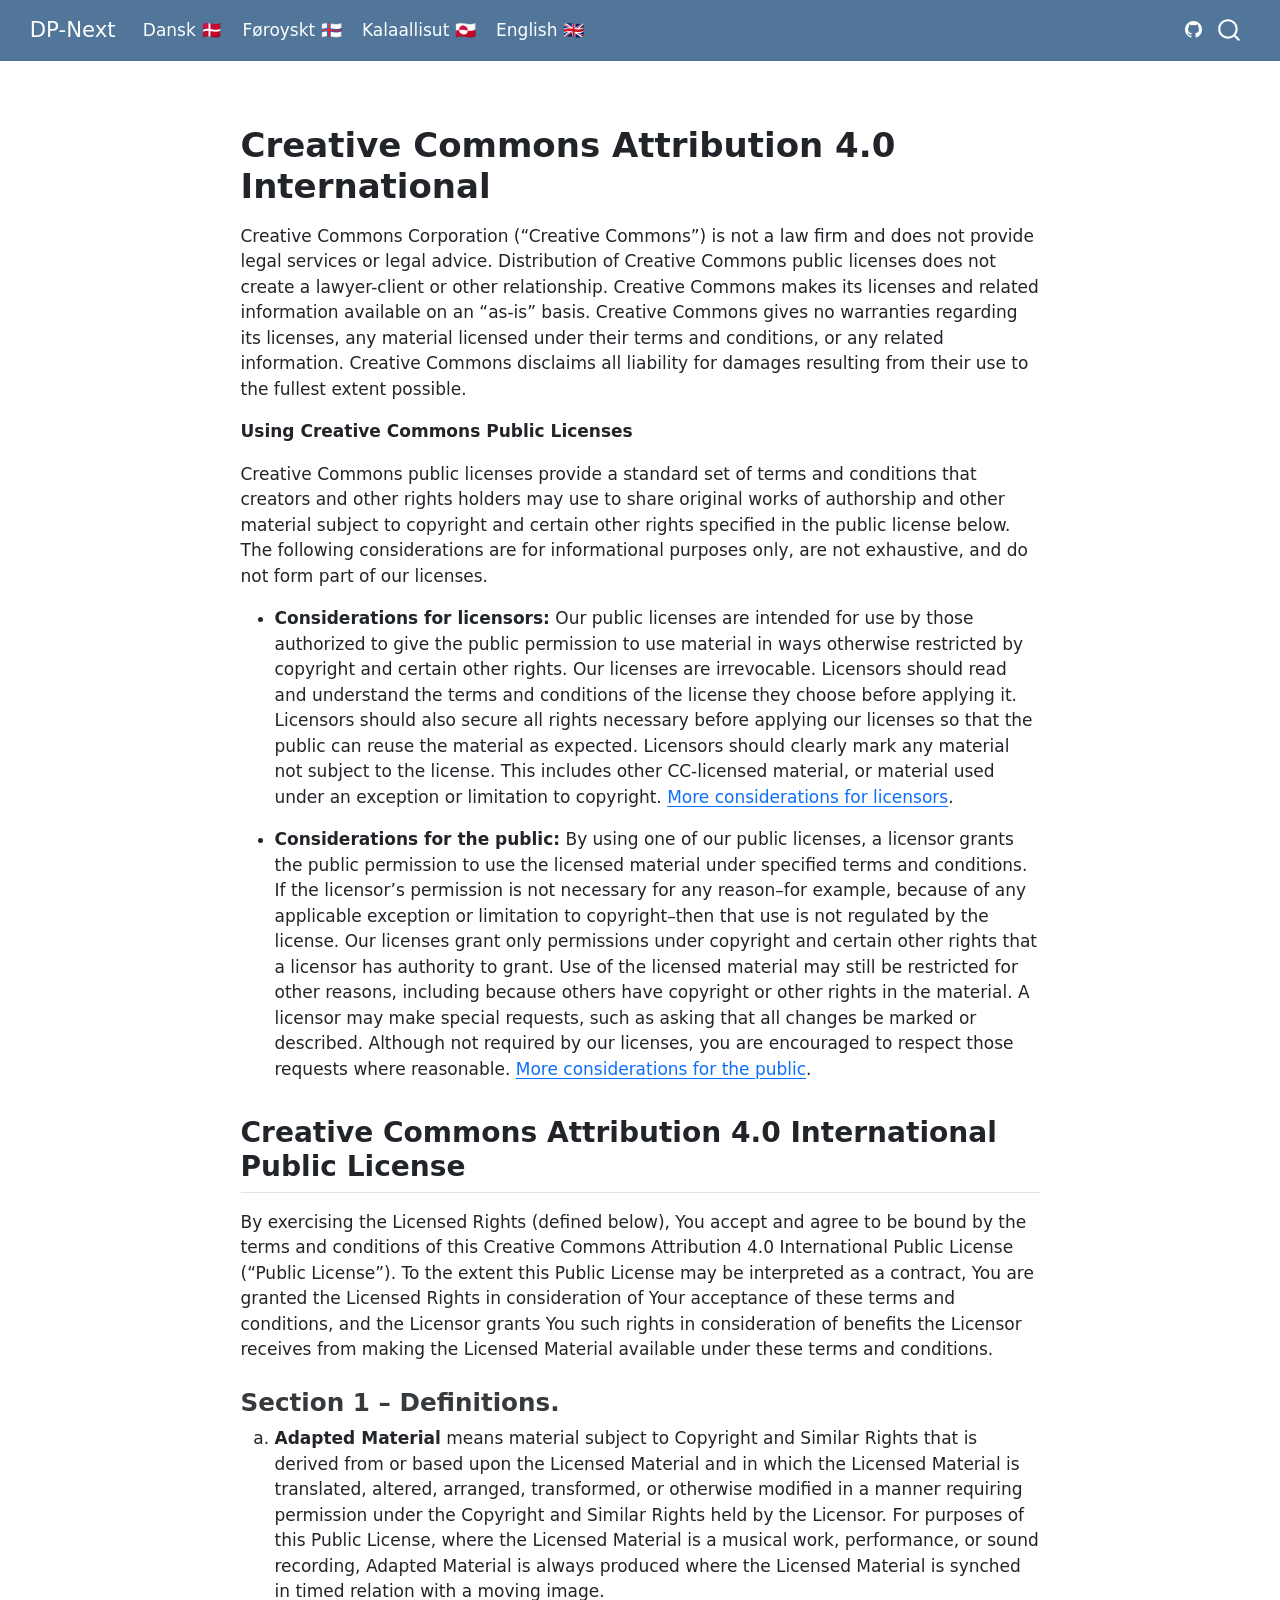
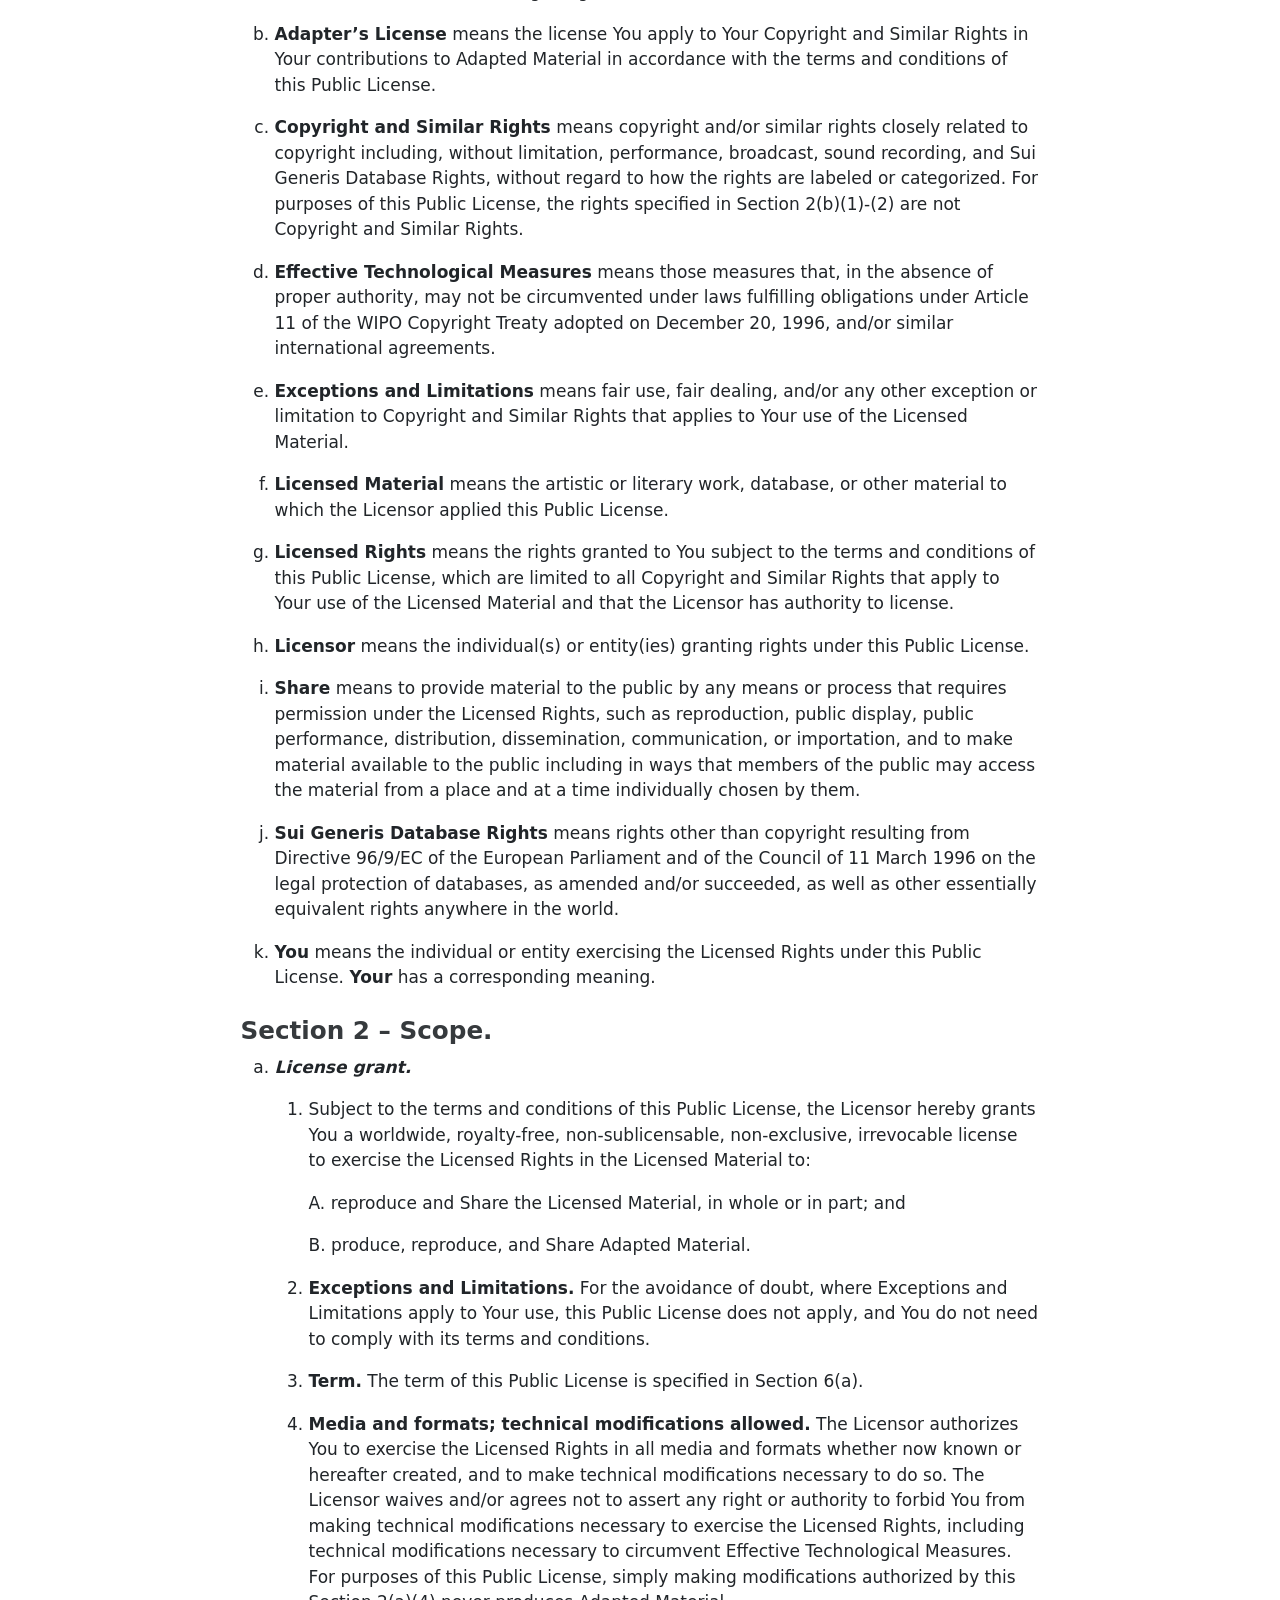
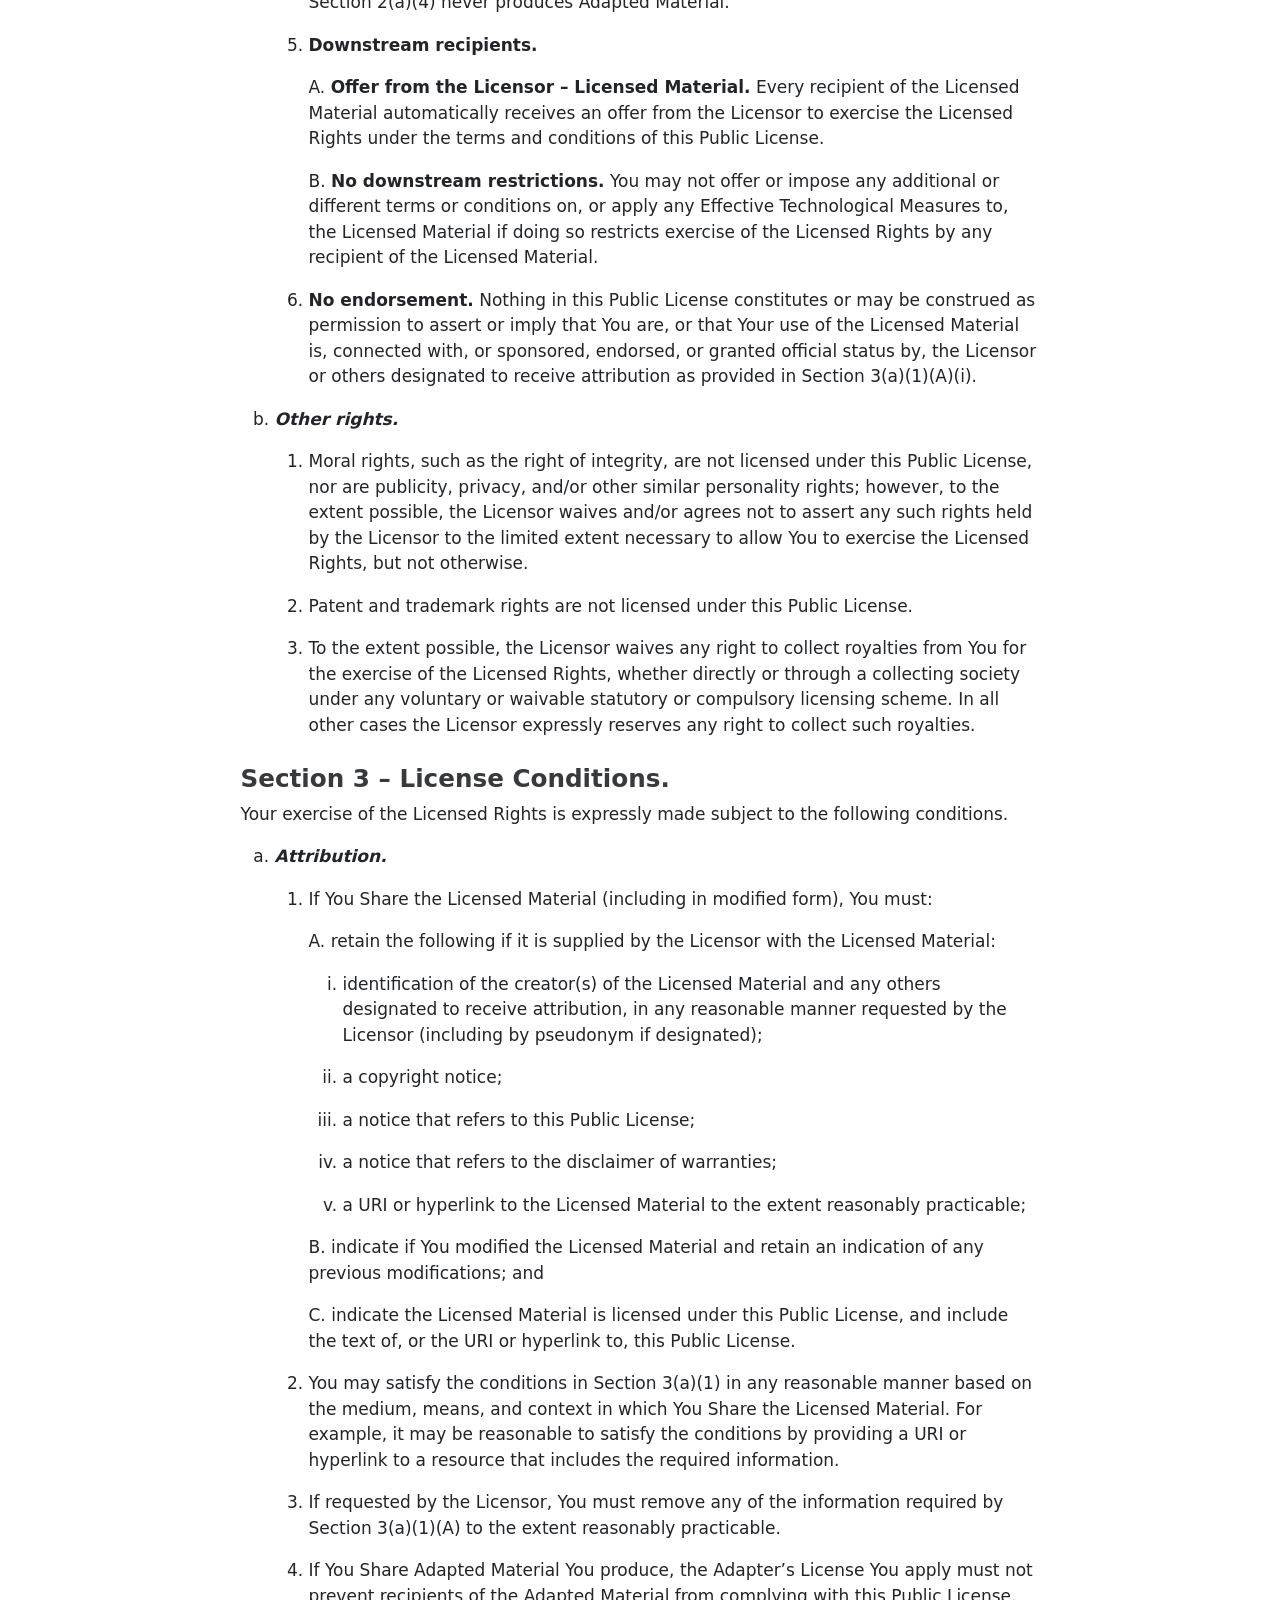
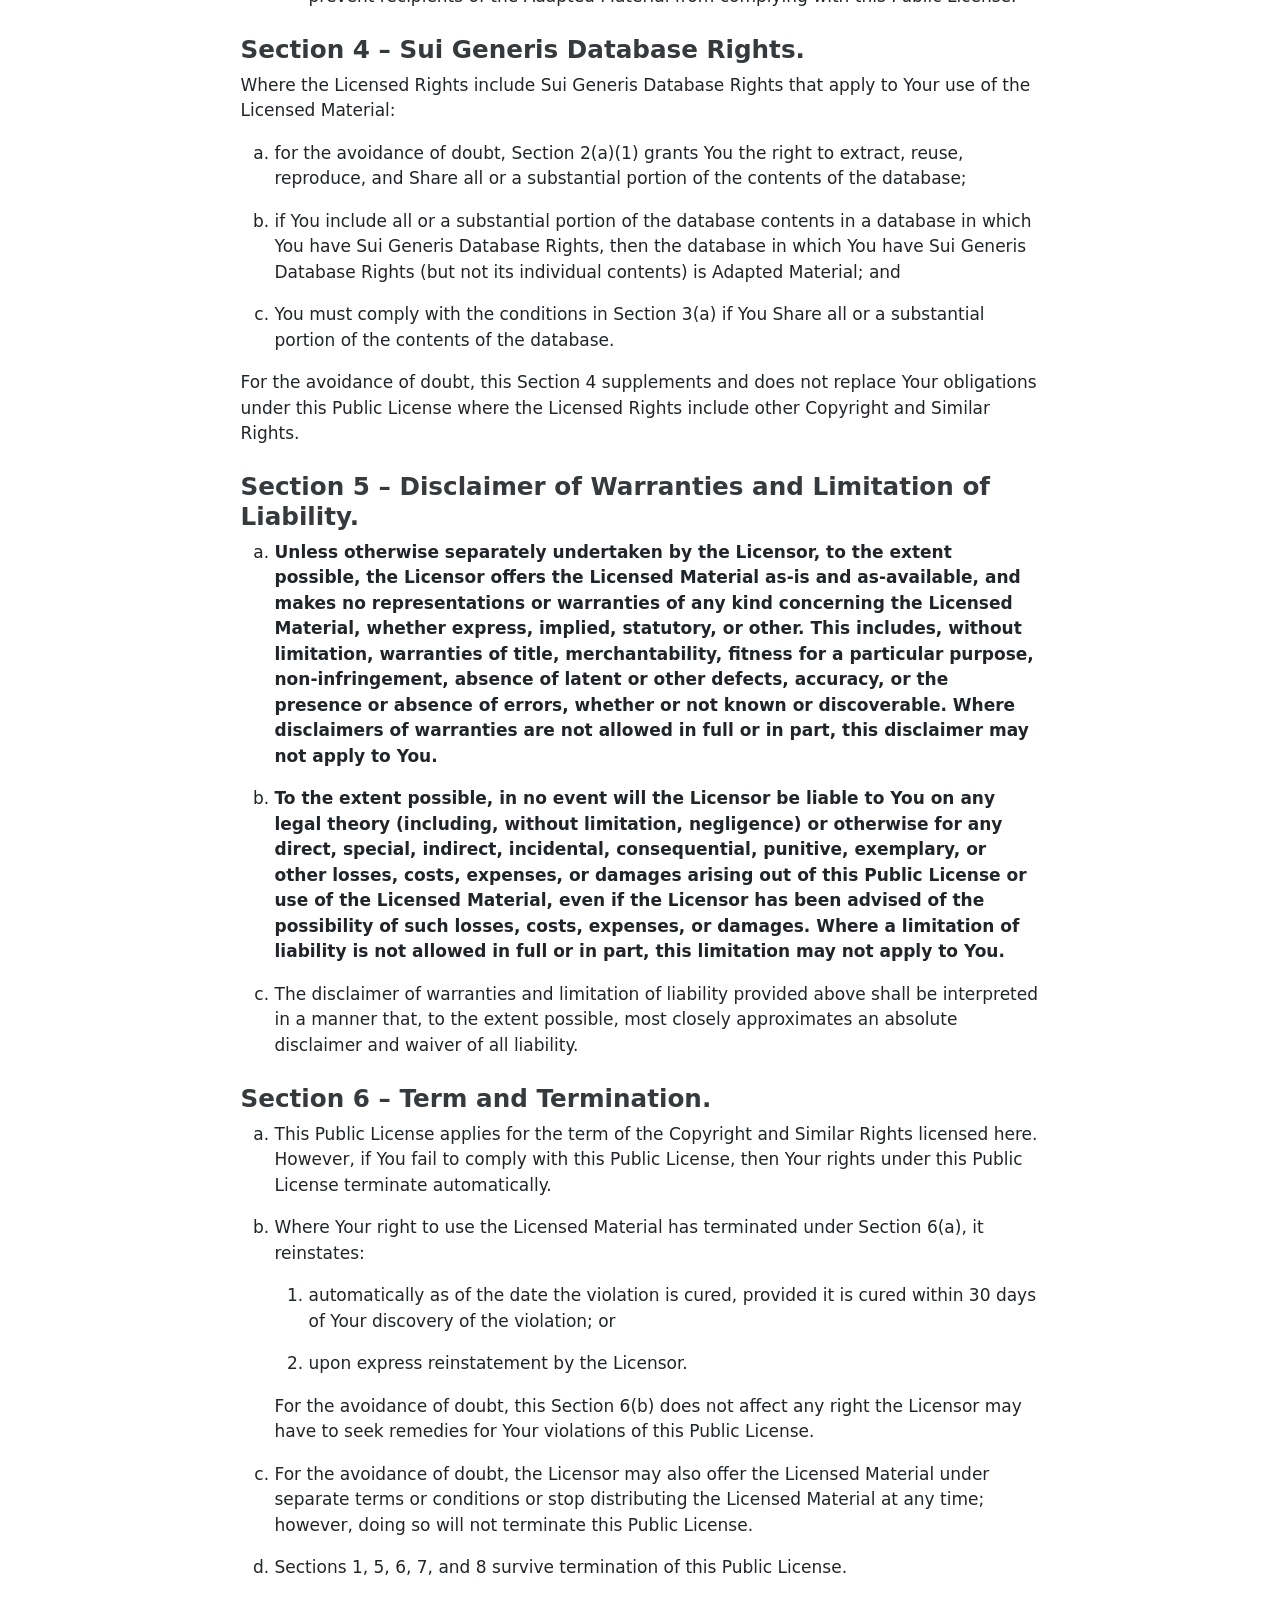
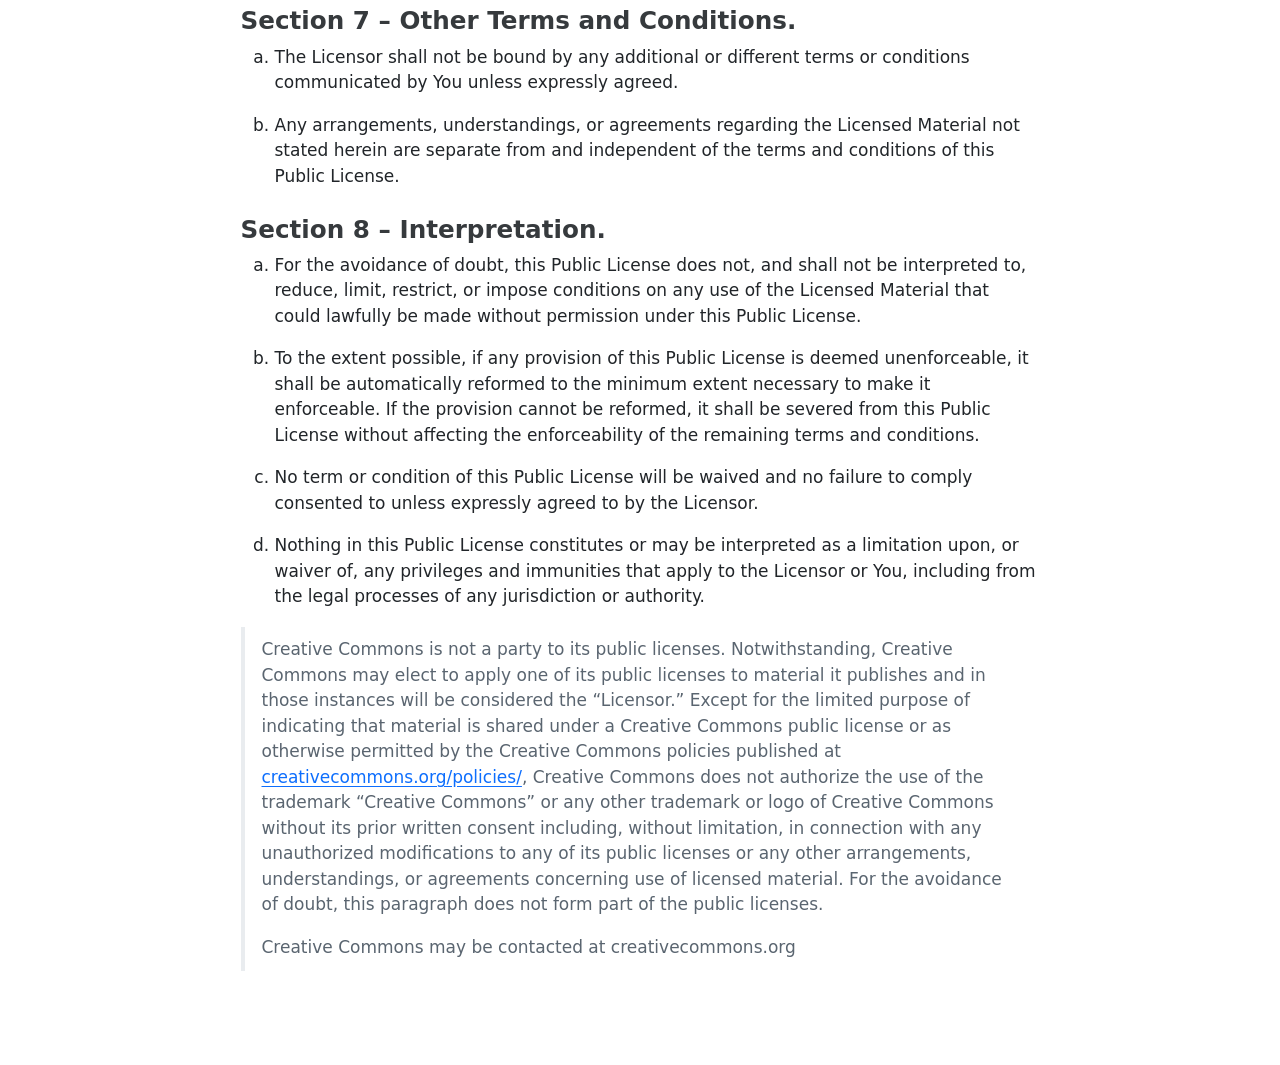
<file: LICENSE.html>
<!DOCTYPE html>
<html xmlns="http://www.w3.org/1999/xhtml" lang="en" xml:lang="en"><head>

<meta charset="utf-8">
<meta name="generator" content="quarto-1.9.38">

<meta name="viewport" content="width=device-width, initial-scale=1.0, user-scalable=yes">


<title>license – DP-Next</title>
<style>
/* Default styles provided by pandoc.
** See https://pandoc.org/MANUAL.html#variables-for-html for config info.
*/
code{white-space: pre-wrap;}
span.smallcaps{font-variant: small-caps;}
div.columns{display: flex; gap: min(4vw, 1.5em);}
div.column{flex: auto; overflow-x: auto;}
div.hanging-indent{margin-left: 1.5em; text-indent: -1.5em;}
ul.task-list{list-style: none;}
ul.task-list li input[type="checkbox"] {
  width: 0.8em;
  margin: 0 0.8em 0.2em -1em; /* quarto-specific, see https://github.com/quarto-dev/quarto-cli/issues/4556 */ 
  vertical-align: middle;
}
</style>


<script src="site_libs/quarto-nav/quarto-nav.js"></script>
<script src="site_libs/clipboard/clipboard.min.js"></script>
<script src="site_libs/quarto-search/autocomplete.umd.js"></script>
<script src="site_libs/quarto-search/fuse.min.js"></script>
<script src="site_libs/quarto-search/quarto-search.js"></script>
<meta name="quarto:offset" content="./">
<script src="site_libs/quarto-html/quarto.js" type="module"></script>
<script src="site_libs/quarto-html/tabsets/tabsets.js" type="module"></script>
<script src="site_libs/quarto-html/popper.min.js"></script>
<script src="site_libs/quarto-html/tippy.umd.min.js"></script>
<script src="site_libs/quarto-html/anchor.min.js"></script>
<link href="site_libs/quarto-html/tippy.css" rel="stylesheet">
<link href="site_libs/quarto-html/quarto-syntax-highlighting-15634bcf2e68342d4ad2dfa704d543f6.css" rel="stylesheet" id="quarto-text-highlighting-styles">
<script src="site_libs/bootstrap/bootstrap.min.js"></script>
<link href="site_libs/bootstrap/bootstrap-icons.css" rel="stylesheet">
<link href="site_libs/bootstrap/bootstrap-b9c91b1e117c879de662b9ae260051b4.min.css" rel="stylesheet" append-hash="true" id="quarto-bootstrap" data-mode="light">
<script id="quarto-search-options" type="application/json">{
  "location": "navbar",
  "copy-button": false,
  "collapse-after": 3,
  "panel-placement": "end",
  "type": "overlay",
  "limit": 50,
  "keyboard-shortcut": [
    "f",
    "/",
    "s"
  ],
  "show-item-context": false,
  "language": {
    "search-no-results-text": "No results",
    "search-matching-documents-text": "matching documents",
    "search-copy-link-title": "Copy link to search",
    "search-hide-matches-text": "Hide additional matches",
    "search-more-match-text": "more match in this document",
    "search-more-matches-text": "more matches in this document",
    "search-clear-button-title": "Clear",
    "search-text-placeholder": "",
    "search-detached-cancel-button-title": "Cancel",
    "search-submit-button-title": "Submit",
    "search-label": "Search"
  }
}</script>


</head>

<body class="nav-fixed fullcontent quarto-light">

<div id="quarto-search-results"></div>
  <header id="quarto-header" class="headroom fixed-top">
    <nav class="navbar navbar-expand-lg " data-bs-theme="dark">
      <div class="navbar-container container-fluid">
      <div class="navbar-brand-container mx-auto">
    <a class="navbar-brand" href="./index.html">
    <span class="navbar-title">DP-Next</span>
    </a>
  </div>
            <div id="quarto-search" class="" title="Search"></div>
          <button class="navbar-toggler" type="button" data-bs-toggle="collapse" data-bs-target="#navbarCollapse" aria-controls="navbarCollapse" role="menu" aria-expanded="false" aria-label="Toggle navigation" onclick="if (window.quartoToggleHeadroom) { window.quartoToggleHeadroom(); }">
  <span class="navbar-toggler-icon"></span>
</button>
          <div class="collapse navbar-collapse" id="navbarCollapse">
            <ul class="navbar-nav navbar-nav-scroll me-auto">
  <li class="nav-item">
    <a class="nav-link" href="./da/participant.html"> 
<span class="menu-text">Dansk 🇩🇰</span></a>
  </li>  
  <li class="nav-item">
    <a class="nav-link" href="./fo/participant.html"> 
<span class="menu-text">Føroyskt 🇫🇴</span></a>
  </li>  
  <li class="nav-item">
    <a class="nav-link" href="./kl/participant.html"> 
<span class="menu-text">Kalaallisut 🇬🇱</span></a>
  </li>  
  <li class="nav-item">
    <a class="nav-link" href="./en/participant.html"> 
<span class="menu-text">English 🇬🇧</span></a>
  </li>  
</ul>
          </div> <!-- /navcollapse -->
            <div class="quarto-navbar-tools">
    <a href="https://github.com/dp-next/wp3-participants" title="" class="quarto-navigation-tool px-1" aria-label=""><i class="bi bi-github"></i></a>
</div>
      </div> <!-- /container-fluid -->
    </nav>
</header>
<!-- content -->
<div id="quarto-content" class="quarto-container page-columns page-rows-contents page-layout-article page-navbar">
<!-- sidebar -->
<!-- margin-sidebar -->
    
<!-- main -->
<main class="content" id="quarto-document-content"><header id="title-block-header" class="quarto-title-block"></header>




<section id="creative-commons-attribution-4.0-international" class="level1">
<h1>Creative Commons Attribution 4.0 International</h1>
<p>Creative Commons Corporation (“Creative Commons”) is not a law firm and does not provide legal services or legal advice. Distribution of Creative Commons public licenses does not create a lawyer-client or other relationship. Creative Commons makes its licenses and related information available on an “as-is” basis. Creative Commons gives no warranties regarding its licenses, any material licensed under their terms and conditions, or any related information. Creative Commons disclaims all liability for damages resulting from their use to the fullest extent possible.</p>
<p><strong>Using Creative Commons Public Licenses</strong></p>
<p>Creative Commons public licenses provide a standard set of terms and conditions that creators and other rights holders may use to share original works of authorship and other material subject to copyright and certain other rights specified in the public license below. The following considerations are for informational purposes only, are not exhaustive, and do not form part of our licenses.</p>
<ul>
<li><p><strong>Considerations for licensors:</strong> Our public licenses are intended for use by those authorized to give the public permission to use material in ways otherwise restricted by copyright and certain other rights. Our licenses are irrevocable. Licensors should read and understand the terms and conditions of the license they choose before applying it. Licensors should also secure all rights necessary before applying our licenses so that the public can reuse the material as expected. Licensors should clearly mark any material not subject to the license. This includes other CC-licensed material, or material used under an exception or limitation to copyright. <a href="http://wiki.creativecommons.org/Considerations_for_licensors_and_licensees#Considerations_for_licensors">More considerations for licensors</a>.</p></li>
<li><p><strong>Considerations for the public:</strong> By using one of our public licenses, a licensor grants the public permission to use the licensed material under specified terms and conditions. If the licensor’s permission is not necessary for any reason–for example, because of any applicable exception or limitation to copyright–then that use is not regulated by the license. Our licenses grant only permissions under copyright and certain other rights that a licensor has authority to grant. Use of the licensed material may still be restricted for other reasons, including because others have copyright or other rights in the material. A licensor may make special requests, such as asking that all changes be marked or described. Although not required by our licenses, you are encouraged to respect those requests where reasonable. <a href="http://wiki.creativecommons.org/Considerations_for_licensors_and_licensees#Considerations_for_licensees">More considerations for the public</a>.</p></li>
</ul>
<section id="creative-commons-attribution-4.0-international-public-license" class="level2">
<h2 class="anchored" data-anchor-id="creative-commons-attribution-4.0-international-public-license">Creative Commons Attribution 4.0 International Public License</h2>
<p>By exercising the Licensed Rights (defined below), You accept and agree to be bound by the terms and conditions of this Creative Commons Attribution 4.0 International Public License (“Public License”). To the extent this Public License may be interpreted as a contract, You are granted the Licensed Rights in consideration of Your acceptance of these terms and conditions, and the Licensor grants You such rights in consideration of benefits the Licensor receives from making the Licensed Material available under these terms and conditions.</p>
<section id="section-1-definitions." class="level3">
<h3 class="anchored" data-anchor-id="section-1-definitions.">Section 1 – Definitions.</h3>
<ol type="a">
<li><p><strong>Adapted Material</strong> means material subject to Copyright and Similar Rights that is derived from or based upon the Licensed Material and in which the Licensed Material is translated, altered, arranged, transformed, or otherwise modified in a manner requiring permission under the Copyright and Similar Rights held by the Licensor. For purposes of this Public License, where the Licensed Material is a musical work, performance, or sound recording, Adapted Material is always produced where the Licensed Material is synched in timed relation with a moving image.</p></li>
<li><p><strong>Adapter’s License</strong> means the license You apply to Your Copyright and Similar Rights in Your contributions to Adapted Material in accordance with the terms and conditions of this Public License.</p></li>
<li><p><strong>Copyright and Similar Rights</strong> means copyright and/or similar rights closely related to copyright including, without limitation, performance, broadcast, sound recording, and Sui Generis Database Rights, without regard to how the rights are labeled or categorized. For purposes of this Public License, the rights specified in Section 2(b)(1)-(2) are not Copyright and Similar Rights.</p></li>
<li><p><strong>Effective Technological Measures</strong> means those measures that, in the absence of proper authority, may not be circumvented under laws fulfilling obligations under Article 11 of the WIPO Copyright Treaty adopted on December 20, 1996, and/or similar international agreements.</p></li>
<li><p><strong>Exceptions and Limitations</strong> means fair use, fair dealing, and/or any other exception or limitation to Copyright and Similar Rights that applies to Your use of the Licensed Material.</p></li>
<li><p><strong>Licensed Material</strong> means the artistic or literary work, database, or other material to which the Licensor applied this Public License.</p></li>
<li><p><strong>Licensed Rights</strong> means the rights granted to You subject to the terms and conditions of this Public License, which are limited to all Copyright and Similar Rights that apply to Your use of the Licensed Material and that the Licensor has authority to license.</p></li>
<li><p><strong>Licensor</strong> means the individual(s) or entity(ies) granting rights under this Public License.</p></li>
<li><p><strong>Share</strong> means to provide material to the public by any means or process that requires permission under the Licensed Rights, such as reproduction, public display, public performance, distribution, dissemination, communication, or importation, and to make material available to the public including in ways that members of the public may access the material from a place and at a time individually chosen by them.</p></li>
<li><p><strong>Sui Generis Database Rights</strong> means rights other than copyright resulting from Directive 96/9/EC of the European Parliament and of the Council of 11 March 1996 on the legal protection of databases, as amended and/or succeeded, as well as other essentially equivalent rights anywhere in the world.</p></li>
<li><p><strong>You</strong> means the individual or entity exercising the Licensed Rights under this Public License. <strong>Your</strong> has a corresponding meaning.</p></li>
</ol>
</section>
<section id="section-2-scope." class="level3">
<h3 class="anchored" data-anchor-id="section-2-scope.">Section 2 – Scope.</h3>
<ol type="a">
<li><p><strong><em>License grant.</em></strong></p>
<ol type="1">
<li><p>Subject to the terms and conditions of this Public License, the Licensor hereby grants You a worldwide, royalty-free, non-sublicensable, non-exclusive, irrevocable license to exercise the Licensed Rights in the Licensed Material to:</p>
<p>A. reproduce and Share the Licensed Material, in whole or in part; and</p>
<p>B. produce, reproduce, and Share Adapted Material.</p></li>
<li><p><strong>Exceptions and Limitations.</strong> For the avoidance of doubt, where Exceptions and Limitations apply to Your use, this Public License does not apply, and You do not need to comply with its terms and conditions.</p></li>
<li><p><strong>Term.</strong> The term of this Public License is specified in Section 6(a).</p></li>
<li><p><strong>Media and formats; technical modifications allowed.</strong> The Licensor authorizes You to exercise the Licensed Rights in all media and formats whether now known or hereafter created, and to make technical modifications necessary to do so. The Licensor waives and/or agrees not to assert any right or authority to forbid You from making technical modifications necessary to exercise the Licensed Rights, including technical modifications necessary to circumvent Effective Technological Measures. For purposes of this Public License, simply making modifications authorized by this Section 2(a)(4) never produces Adapted Material.</p></li>
<li><p><strong>Downstream recipients.</strong></p>
<p>A. <strong>Offer from the Licensor – Licensed Material.</strong> Every recipient of the Licensed Material automatically receives an offer from the Licensor to exercise the Licensed Rights under the terms and conditions of this Public License.</p>
<p>B. <strong>No downstream restrictions.</strong> You may not offer or impose any additional or different terms or conditions on, or apply any Effective Technological Measures to, the Licensed Material if doing so restricts exercise of the Licensed Rights by any recipient of the Licensed Material.</p></li>
<li><p><strong>No endorsement.</strong> Nothing in this Public License constitutes or may be construed as permission to assert or imply that You are, or that Your use of the Licensed Material is, connected with, or sponsored, endorsed, or granted official status by, the Licensor or others designated to receive attribution as provided in Section 3(a)(1)(A)(i).</p></li>
</ol></li>
<li><p><strong><em>Other rights.</em></strong></p>
<ol type="1">
<li><p>Moral rights, such as the right of integrity, are not licensed under this Public License, nor are publicity, privacy, and/or other similar personality rights; however, to the extent possible, the Licensor waives and/or agrees not to assert any such rights held by the Licensor to the limited extent necessary to allow You to exercise the Licensed Rights, but not otherwise.</p></li>
<li><p>Patent and trademark rights are not licensed under this Public License.</p></li>
<li><p>To the extent possible, the Licensor waives any right to collect royalties from You for the exercise of the Licensed Rights, whether directly or through a collecting society under any voluntary or waivable statutory or compulsory licensing scheme. In all other cases the Licensor expressly reserves any right to collect such royalties.</p></li>
</ol></li>
</ol>
</section>
<section id="section-3-license-conditions." class="level3">
<h3 class="anchored" data-anchor-id="section-3-license-conditions.">Section 3 – License Conditions.</h3>
<p>Your exercise of the Licensed Rights is expressly made subject to the following conditions.</p>
<ol type="a">
<li><p><strong><em>Attribution.</em></strong></p>
<ol type="1">
<li><p>If You Share the Licensed Material (including in modified form), You must:</p>
<p>A. retain the following if it is supplied by the Licensor with the Licensed Material:</p>
<ol type="i">
<li><p>identification of the creator(s) of the Licensed Material and any others designated to receive attribution, in any reasonable manner requested by the Licensor (including by pseudonym if designated);</p></li>
<li><p>a copyright notice;</p></li>
<li><p>a notice that refers to this Public License;</p></li>
<li><p>a notice that refers to the disclaimer of warranties;</p></li>
<li><p>a URI or hyperlink to the Licensed Material to the extent reasonably practicable;</p></li>
</ol>
<p>B. indicate if You modified the Licensed Material and retain an indication of any previous modifications; and</p>
<p>C. indicate the Licensed Material is licensed under this Public License, and include the text of, or the URI or hyperlink to, this Public License.</p></li>
<li><p>You may satisfy the conditions in Section 3(a)(1) in any reasonable manner based on the medium, means, and context in which You Share the Licensed Material. For example, it may be reasonable to satisfy the conditions by providing a URI or hyperlink to a resource that includes the required information.</p></li>
<li><p>If requested by the Licensor, You must remove any of the information required by Section 3(a)(1)(A) to the extent reasonably practicable.</p></li>
<li><p>If You Share Adapted Material You produce, the Adapter’s License You apply must not prevent recipients of the Adapted Material from complying with this Public License.</p></li>
</ol></li>
</ol>
</section>
<section id="section-4-sui-generis-database-rights." class="level3">
<h3 class="anchored" data-anchor-id="section-4-sui-generis-database-rights.">Section 4 – Sui Generis Database Rights.</h3>
<p>Where the Licensed Rights include Sui Generis Database Rights that apply to Your use of the Licensed Material:</p>
<ol type="a">
<li><p>for the avoidance of doubt, Section 2(a)(1) grants You the right to extract, reuse, reproduce, and Share all or a substantial portion of the contents of the database;</p></li>
<li><p>if You include all or a substantial portion of the database contents in a database in which You have Sui Generis Database Rights, then the database in which You have Sui Generis Database Rights (but not its individual contents) is Adapted Material; and</p></li>
<li><p>You must comply with the conditions in Section 3(a) if You Share all or a substantial portion of the contents of the database.</p></li>
</ol>
<p>For the avoidance of doubt, this Section 4 supplements and does not replace Your obligations under this Public License where the Licensed Rights include other Copyright and Similar Rights.</p>
</section>
<section id="section-5-disclaimer-of-warranties-and-limitation-of-liability." class="level3">
<h3 class="anchored" data-anchor-id="section-5-disclaimer-of-warranties-and-limitation-of-liability.">Section 5 – Disclaimer of Warranties and Limitation of Liability.</h3>
<ol type="a">
<li><p><strong>Unless otherwise separately undertaken by the Licensor, to the extent possible, the Licensor offers the Licensed Material as-is and as-available, and makes no representations or warranties of any kind concerning the Licensed Material, whether express, implied, statutory, or other. This includes, without limitation, warranties of title, merchantability, fitness for a particular purpose, non-infringement, absence of latent or other defects, accuracy, or the presence or absence of errors, whether or not known or discoverable. Where disclaimers of warranties are not allowed in full or in part, this disclaimer may not apply to You.</strong></p></li>
<li><p><strong>To the extent possible, in no event will the Licensor be liable to You on any legal theory (including, without limitation, negligence) or otherwise for any direct, special, indirect, incidental, consequential, punitive, exemplary, or other losses, costs, expenses, or damages arising out of this Public License or use of the Licensed Material, even if the Licensor has been advised of the possibility of such losses, costs, expenses, or damages. Where a limitation of liability is not allowed in full or in part, this limitation may not apply to You.</strong></p></li>
<li><p>The disclaimer of warranties and limitation of liability provided above shall be interpreted in a manner that, to the extent possible, most closely approximates an absolute disclaimer and waiver of all liability.</p></li>
</ol>
</section>
<section id="section-6-term-and-termination." class="level3">
<h3 class="anchored" data-anchor-id="section-6-term-and-termination.">Section 6 – Term and Termination.</h3>
<ol type="a">
<li><p>This Public License applies for the term of the Copyright and Similar Rights licensed here. However, if You fail to comply with this Public License, then Your rights under this Public License terminate automatically.</p></li>
<li><p>Where Your right to use the Licensed Material has terminated under Section 6(a), it reinstates:</p>
<ol type="1">
<li><p>automatically as of the date the violation is cured, provided it is cured within 30 days of Your discovery of the violation; or</p></li>
<li><p>upon express reinstatement by the Licensor.</p></li>
</ol>
<p>For the avoidance of doubt, this Section 6(b) does not affect any right the Licensor may have to seek remedies for Your violations of this Public License.</p></li>
<li><p>For the avoidance of doubt, the Licensor may also offer the Licensed Material under separate terms or conditions or stop distributing the Licensed Material at any time; however, doing so will not terminate this Public License.</p></li>
<li><p>Sections 1, 5, 6, 7, and 8 survive termination of this Public License.</p></li>
</ol>
</section>
<section id="section-7-other-terms-and-conditions." class="level3">
<h3 class="anchored" data-anchor-id="section-7-other-terms-and-conditions.">Section 7 – Other Terms and Conditions.</h3>
<ol type="a">
<li><p>The Licensor shall not be bound by any additional or different terms or conditions communicated by You unless expressly agreed.</p></li>
<li><p>Any arrangements, understandings, or agreements regarding the Licensed Material not stated herein are separate from and independent of the terms and conditions of this Public License.</p></li>
</ol>
</section>
<section id="section-8-interpretation." class="level3">
<h3 class="anchored" data-anchor-id="section-8-interpretation.">Section 8 – Interpretation.</h3>
<ol type="a">
<li><p>For the avoidance of doubt, this Public License does not, and shall not be interpreted to, reduce, limit, restrict, or impose conditions on any use of the Licensed Material that could lawfully be made without permission under this Public License.</p></li>
<li><p>To the extent possible, if any provision of this Public License is deemed unenforceable, it shall be automatically reformed to the minimum extent necessary to make it enforceable. If the provision cannot be reformed, it shall be severed from this Public License without affecting the enforceability of the remaining terms and conditions.</p></li>
<li><p>No term or condition of this Public License will be waived and no failure to comply consented to unless expressly agreed to by the Licensor.</p></li>
<li><p>Nothing in this Public License constitutes or may be interpreted as a limitation upon, or waiver of, any privileges and immunities that apply to the Licensor or You, including from the legal processes of any jurisdiction or authority.</p></li>
</ol>
<blockquote class="blockquote">
<p>Creative Commons is not a party to its public licenses. Notwithstanding, Creative Commons may elect to apply one of its public licenses to material it publishes and in those instances will be considered the “Licensor.” Except for the limited purpose of indicating that material is shared under a Creative Commons public license or as otherwise permitted by the Creative Commons policies published at <a href="http://creativecommons.org/policies/">creativecommons.org/policies/</a>, Creative Commons does not authorize the use of the trademark “Creative Commons” or any other trademark or logo of Creative Commons without its prior written consent including, without limitation, in connection with any unauthorized modifications to any of its public licenses or any other arrangements, understandings, or agreements concerning use of licensed material. For the avoidance of doubt, this paragraph does not form part of the public licenses.</p>
<p>Creative Commons may be contacted at creativecommons.org</p>
</blockquote>


</section>
</section>
</section>

</main> <!-- /main -->
<script id="quarto-html-after-body" type="application/javascript">
  window.document.addEventListener("DOMContentLoaded", function (event) {
    const icon = "";
    const anchorJS = new window.AnchorJS();
    anchorJS.options = {
      placement: 'right',
      icon: icon
    };
    anchorJS.add('.anchored');
    const isCodeAnnotation = (el) => {
      for (const clz of el.classList) {
        if (clz.startsWith('code-annotation-')) {                     
          return true;
        }
      }
      return false;
    }
    const onCopySuccess = function(e) {
      // button target
      const button = e.trigger;
      // don't keep focus
      button.blur();
      // flash "checked"
      button.classList.add('code-copy-button-checked');
      var currentTitle = button.getAttribute("title");
      button.setAttribute("title", "Copied!");
      let tooltip;
      if (window.bootstrap) {
        button.setAttribute("data-bs-toggle", "tooltip");
        button.setAttribute("data-bs-placement", "left");
        button.setAttribute("data-bs-title", "Copied!");
        tooltip = new bootstrap.Tooltip(button, 
          { trigger: "manual", 
            customClass: "code-copy-button-tooltip",
            offset: [0, -8]});
        tooltip.show();    
      }
      setTimeout(function() {
        if (tooltip) {
          tooltip.hide();
          button.removeAttribute("data-bs-title");
          button.removeAttribute("data-bs-toggle");
          button.removeAttribute("data-bs-placement");
        }
        button.setAttribute("title", currentTitle);
        button.classList.remove('code-copy-button-checked');
      }, 1000);
      // clear code selection
      e.clearSelection();
    }
    const getTextToCopy = function(trigger) {
      const outerScaffold = trigger.parentElement.cloneNode(true);
      const codeEl = outerScaffold.querySelector('code');
      for (const childEl of codeEl.children) {
        if (isCodeAnnotation(childEl)) {
          childEl.remove();
        }
      }
      return codeEl.innerText;
    }
    const clipboard = new window.ClipboardJS('.code-copy-button:not([data-in-quarto-modal])', {
      text: getTextToCopy
    });
    clipboard.on('success', onCopySuccess);
    if (window.document.getElementById('quarto-embedded-source-code-modal')) {
      const clipboardModal = new window.ClipboardJS('.code-copy-button[data-in-quarto-modal]', {
        text: getTextToCopy,
        container: window.document.getElementById('quarto-embedded-source-code-modal')
      });
      clipboardModal.on('success', onCopySuccess);
    }
      var localhostRegex = new RegExp(/^(?:http|https):\/\/localhost\:?[0-9]*\//);
      var mailtoRegex = new RegExp(/^mailto:/);
        var filterRegex = new RegExp("https:\/\/dp-next\.github\.io\/wp3-participants\/");
      var isInternal = (href) => {
          return filterRegex.test(href) || localhostRegex.test(href) || mailtoRegex.test(href);
      }
      // Inspect non-navigation links and adorn them if external
     var links = window.document.querySelectorAll('a[href]:not(.nav-link):not(.navbar-brand):not(.toc-action):not(.sidebar-link):not(.sidebar-item-toggle):not(.pagination-link):not(.no-external):not([aria-hidden]):not(.dropdown-item):not(.quarto-navigation-tool):not(.about-link)');
      for (var i=0; i<links.length; i++) {
        const link = links[i];
        if (!isInternal(link.href)) {
          // undo the damage that might have been done by quarto-nav.js in the case of
          // links that we want to consider external
          if (link.dataset.originalHref !== undefined) {
            link.href = link.dataset.originalHref;
          }
        }
      }
    function tippyHover(el, contentFn, onTriggerFn, onUntriggerFn) {
      const config = {
        allowHTML: true,
        maxWidth: 500,
        delay: 100,
        arrow: false,
        appendTo: function(el) {
            return el.parentElement;
        },
        interactive: true,
        interactiveBorder: 10,
        theme: 'quarto',
        placement: 'bottom-start',
      };
      if (contentFn) {
        config.content = contentFn;
      }
      if (onTriggerFn) {
        config.onTrigger = onTriggerFn;
      }
      if (onUntriggerFn) {
        config.onUntrigger = onUntriggerFn;
      }
      window.tippy(el, config); 
    }
    const noterefs = window.document.querySelectorAll('a[role="doc-noteref"]');
    for (var i=0; i<noterefs.length; i++) {
      const ref = noterefs[i];
      tippyHover(ref, function() {
        // use id or data attribute instead here
        let href = ref.getAttribute('data-footnote-href') || ref.getAttribute('href');
        try { href = new URL(href).hash; } catch {}
        const id = href.replace(/^#\/?/, "");
        const note = window.document.getElementById(id);
        if (note) {
          return note.innerHTML;
        } else {
          return "";
        }
      });
    }
    const xrefs = window.document.querySelectorAll('a.quarto-xref');
    const processXRef = (id, note) => {
      // Strip column container classes
      const stripColumnClz = (el) => {
        el.classList.remove("page-full", "page-columns");
        if (el.children) {
          for (const child of el.children) {
            stripColumnClz(child);
          }
        }
      }
      stripColumnClz(note)
      if (id === null || id.startsWith('sec-')) {
        // Special case sections, only their first couple elements
        const container = document.createElement("div");
        if (note.children && note.children.length > 2) {
          container.appendChild(note.children[0].cloneNode(true));
          for (let i = 1; i < note.children.length; i++) {
            const child = note.children[i];
            if (child.tagName === "P" && child.innerText === "") {
              continue;
            } else {
              container.appendChild(child.cloneNode(true));
              break;
            }
          }
          if (window.Quarto?.typesetMath) {
            window.Quarto.typesetMath(container);
          }
          return container.innerHTML
        } else {
          if (window.Quarto?.typesetMath) {
            window.Quarto.typesetMath(note);
          }
          return note.innerHTML;
        }
      } else {
        // Remove any anchor links if they are present
        const anchorLink = note.querySelector('a.anchorjs-link');
        if (anchorLink) {
          anchorLink.remove();
        }
        if (window.Quarto?.typesetMath) {
          window.Quarto.typesetMath(note);
        }
        if (note.classList.contains("callout")) {
          return note.outerHTML;
        } else {
          return note.innerHTML;
        }
      }
    }
    for (var i=0; i<xrefs.length; i++) {
      const xref = xrefs[i];
      tippyHover(xref, undefined, function(instance) {
        instance.disable();
        let url = xref.getAttribute('href');
        let hash = undefined; 
        if (url.startsWith('#')) {
          hash = url;
        } else {
          try { hash = new URL(url).hash; } catch {}
        }
        if (hash) {
          const id = hash.replace(/^#\/?/, "");
          const note = window.document.getElementById(id);
          if (note !== null) {
            try {
              const html = processXRef(id, note.cloneNode(true));
              instance.setContent(html);
            } finally {
              instance.enable();
              instance.show();
            }
          } else {
            // See if we can fetch this
            fetch(url.split('#')[0])
            .then(res => res.text())
            .then(html => {
              const parser = new DOMParser();
              const htmlDoc = parser.parseFromString(html, "text/html");
              const note = htmlDoc.getElementById(id);
              if (note !== null) {
                const html = processXRef(id, note);
                instance.setContent(html);
              } 
            }).finally(() => {
              instance.enable();
              instance.show();
            });
          }
        } else {
          // See if we can fetch a full url (with no hash to target)
          // This is a special case and we should probably do some content thinning / targeting
          fetch(url)
          .then(res => res.text())
          .then(html => {
            const parser = new DOMParser();
            const htmlDoc = parser.parseFromString(html, "text/html");
            const note = htmlDoc.querySelector('main.content');
            if (note !== null) {
              // This should only happen for chapter cross references
              // (since there is no id in the URL)
              // remove the first header
              if (note.children.length > 0 && note.children[0].tagName === "HEADER") {
                note.children[0].remove();
              }
              const html = processXRef(null, note);
              instance.setContent(html);
            } 
          }).finally(() => {
            instance.enable();
            instance.show();
          });
        }
      }, function(instance) {
      });
    }
        let selectedAnnoteEl;
        const selectorForAnnotation = ( cell, annotation) => {
          let cellAttr = 'data-code-cell="' + cell + '"';
          let lineAttr = 'data-code-annotation="' +  annotation + '"';
          const selector = 'span[' + cellAttr + '][' + lineAttr + ']';
          return selector;
        }
        const selectCodeLines = (annoteEl) => {
          const doc = window.document;
          const targetCell = annoteEl.getAttribute("data-target-cell");
          const targetAnnotation = annoteEl.getAttribute("data-target-annotation");
          const annoteSpan = window.document.querySelector(selectorForAnnotation(targetCell, targetAnnotation));
          const lines = annoteSpan.getAttribute("data-code-lines").split(",");
          const lineIds = lines.map((line) => {
            return targetCell + "-" + line;
          })
          let top = null;
          let height = null;
          let parent = null;
          if (lineIds.length > 0) {
              //compute the position of the single el (top and bottom and make a div)
              const el = window.document.getElementById(lineIds[0]);
              top = el.offsetTop;
              height = el.offsetHeight;
              parent = el.parentElement.parentElement;
            if (lineIds.length > 1) {
              const lastEl = window.document.getElementById(lineIds[lineIds.length - 1]);
              const bottom = lastEl.offsetTop + lastEl.offsetHeight;
              height = bottom - top;
            }
            if (top !== null && height !== null && parent !== null) {
              // cook up a div (if necessary) and position it 
              let div = window.document.getElementById("code-annotation-line-highlight");
              if (div === null) {
                div = window.document.createElement("div");
                div.setAttribute("id", "code-annotation-line-highlight");
                div.style.position = 'absolute';
                parent.appendChild(div);
              }
              div.style.top = top - 2 + "px";
              div.style.height = height + 4 + "px";
              div.style.left = 0;
              let gutterDiv = window.document.getElementById("code-annotation-line-highlight-gutter");
              if (gutterDiv === null) {
                gutterDiv = window.document.createElement("div");
                gutterDiv.setAttribute("id", "code-annotation-line-highlight-gutter");
                gutterDiv.style.position = 'absolute';
                const codeCell = window.document.getElementById(targetCell);
                const gutter = codeCell.querySelector('.code-annotation-gutter');
                gutter.appendChild(gutterDiv);
              }
              gutterDiv.style.top = top - 2 + "px";
              gutterDiv.style.height = height + 4 + "px";
            }
            selectedAnnoteEl = annoteEl;
          }
        };
        const unselectCodeLines = () => {
          const elementsIds = ["code-annotation-line-highlight", "code-annotation-line-highlight-gutter"];
          elementsIds.forEach((elId) => {
            const div = window.document.getElementById(elId);
            if (div) {
              div.remove();
            }
          });
          selectedAnnoteEl = undefined;
        };
          // Handle positioning of the toggle
      window.addEventListener(
        "resize",
        throttle(() => {
          elRect = undefined;
          if (selectedAnnoteEl) {
            selectCodeLines(selectedAnnoteEl);
          }
        }, 10)
      );
      function throttle(fn, ms) {
      let throttle = false;
      let timer;
        return (...args) => {
          if(!throttle) { // first call gets through
              fn.apply(this, args);
              throttle = true;
          } else { // all the others get throttled
              if(timer) clearTimeout(timer); // cancel #2
              timer = setTimeout(() => {
                fn.apply(this, args);
                timer = throttle = false;
              }, ms);
          }
        };
      }
        // Attach click handler to the DT
        const annoteDls = window.document.querySelectorAll('dt[data-target-cell]');
        for (const annoteDlNode of annoteDls) {
          annoteDlNode.addEventListener('click', (event) => {
            const clickedEl = event.target;
            if (clickedEl !== selectedAnnoteEl) {
              unselectCodeLines();
              const activeEl = window.document.querySelector('dt[data-target-cell].code-annotation-active');
              if (activeEl) {
                activeEl.classList.remove('code-annotation-active');
              }
              selectCodeLines(clickedEl);
              clickedEl.classList.add('code-annotation-active');
            } else {
              // Unselect the line
              unselectCodeLines();
              clickedEl.classList.remove('code-annotation-active');
            }
          });
        }
    const findCites = (el) => {
      const parentEl = el.parentElement;
      if (parentEl) {
        const cites = parentEl.dataset.cites;
        if (cites) {
          return {
            el,
            cites: cites.split(' ')
          };
        } else {
          return findCites(el.parentElement)
        }
      } else {
        return undefined;
      }
    };
    var bibliorefs = window.document.querySelectorAll('a[role="doc-biblioref"]');
    for (var i=0; i<bibliorefs.length; i++) {
      const ref = bibliorefs[i];
      const citeInfo = findCites(ref);
      if (citeInfo) {
        tippyHover(citeInfo.el, function() {
          var popup = window.document.createElement('div');
          citeInfo.cites.forEach(function(cite) {
            var citeDiv = window.document.createElement('div');
            citeDiv.classList.add('hanging-indent');
            citeDiv.classList.add('csl-entry');
            var biblioDiv = window.document.getElementById('ref-' + cite);
            if (biblioDiv) {
              citeDiv.innerHTML = biblioDiv.innerHTML;
            }
            popup.appendChild(citeDiv);
          });
          return popup.innerHTML;
        });
      }
    }
  });
  </script>
</div> <!-- /content -->




</body></html>
</file>
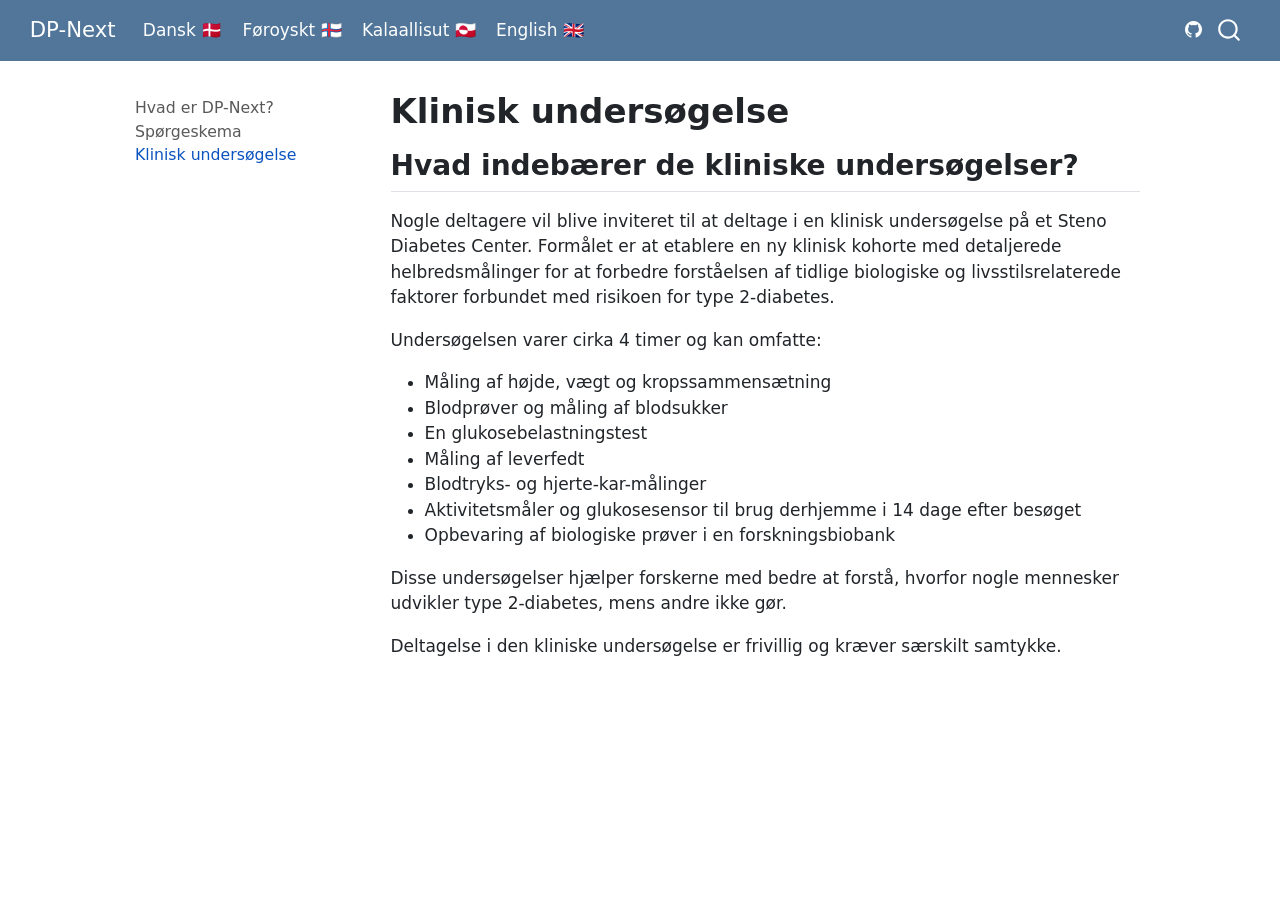
<file: da/participant-clinical.html>
<!DOCTYPE html>
<html xmlns="http://www.w3.org/1999/xhtml" lang="en" xml:lang="en"><head>

<meta charset="utf-8">
<meta name="generator" content="quarto-1.9.38">

<meta name="viewport" content="width=device-width, initial-scale=1.0, user-scalable=yes">


<title>Klinisk undersøgelse – DP-Next</title>
<style>
/* Default styles provided by pandoc.
** See https://pandoc.org/MANUAL.html#variables-for-html for config info.
*/
code{white-space: pre-wrap;}
span.smallcaps{font-variant: small-caps;}
div.columns{display: flex; gap: min(4vw, 1.5em);}
div.column{flex: auto; overflow-x: auto;}
div.hanging-indent{margin-left: 1.5em; text-indent: -1.5em;}
ul.task-list{list-style: none;}
ul.task-list li input[type="checkbox"] {
  width: 0.8em;
  margin: 0 0.8em 0.2em -1em; /* quarto-specific, see https://github.com/quarto-dev/quarto-cli/issues/4556 */ 
  vertical-align: middle;
}
</style>


<script src="../site_libs/quarto-nav/quarto-nav.js"></script>
<script src="../site_libs/clipboard/clipboard.min.js"></script>
<script src="../site_libs/quarto-search/autocomplete.umd.js"></script>
<script src="../site_libs/quarto-search/fuse.min.js"></script>
<script src="../site_libs/quarto-search/quarto-search.js"></script>
<meta name="quarto:offset" content="../">
<script src="../site_libs/quarto-html/quarto.js" type="module"></script>
<script src="../site_libs/quarto-html/tabsets/tabsets.js" type="module"></script>
<script src="../site_libs/quarto-html/popper.min.js"></script>
<script src="../site_libs/quarto-html/tippy.umd.min.js"></script>
<script src="../site_libs/quarto-html/anchor.min.js"></script>
<link href="../site_libs/quarto-html/tippy.css" rel="stylesheet">
<link href="../site_libs/quarto-html/quarto-syntax-highlighting-15634bcf2e68342d4ad2dfa704d543f6.css" rel="stylesheet" id="quarto-text-highlighting-styles">
<script src="../site_libs/bootstrap/bootstrap.min.js"></script>
<link href="../site_libs/bootstrap/bootstrap-icons.css" rel="stylesheet">
<link href="../site_libs/bootstrap/bootstrap-b9c91b1e117c879de662b9ae260051b4.min.css" rel="stylesheet" append-hash="true" id="quarto-bootstrap" data-mode="light">
<script id="quarto-search-options" type="application/json">{
  "location": "navbar",
  "copy-button": false,
  "collapse-after": 3,
  "panel-placement": "end",
  "type": "overlay",
  "limit": 50,
  "keyboard-shortcut": [
    "f",
    "/",
    "s"
  ],
  "show-item-context": false,
  "language": {
    "search-no-results-text": "No results",
    "search-matching-documents-text": "matching documents",
    "search-copy-link-title": "Copy link to search",
    "search-hide-matches-text": "Hide additional matches",
    "search-more-match-text": "more match in this document",
    "search-more-matches-text": "more matches in this document",
    "search-clear-button-title": "Clear",
    "search-text-placeholder": "",
    "search-detached-cancel-button-title": "Cancel",
    "search-submit-button-title": "Submit",
    "search-label": "Search"
  }
}</script>


</head>

<body class="nav-sidebar floating nav-fixed fullcontent quarto-light">

<div id="quarto-search-results"></div>
  <header id="quarto-header" class="headroom fixed-top">
    <nav class="navbar navbar-expand-lg " data-bs-theme="dark">
      <div class="navbar-container container-fluid">
      <div class="navbar-brand-container mx-auto">
    <a class="navbar-brand" href="../index.html">
    <span class="navbar-title">DP-Next</span>
    </a>
  </div>
            <div id="quarto-search" class="" title="Search"></div>
          <button class="navbar-toggler" type="button" data-bs-toggle="collapse" data-bs-target="#navbarCollapse" aria-controls="navbarCollapse" role="menu" aria-expanded="false" aria-label="Toggle navigation" onclick="if (window.quartoToggleHeadroom) { window.quartoToggleHeadroom(); }">
  <span class="navbar-toggler-icon"></span>
</button>
          <div class="collapse navbar-collapse" id="navbarCollapse">
            <ul class="navbar-nav navbar-nav-scroll me-auto">
  <li class="nav-item">
    <a class="nav-link active" href="../da/participant.html" aria-current="page"> 
<span class="menu-text">Dansk 🇩🇰</span></a>
  </li>  
  <li class="nav-item">
    <a class="nav-link" href="../fo/participant.html"> 
<span class="menu-text">Føroyskt 🇫🇴</span></a>
  </li>  
  <li class="nav-item">
    <a class="nav-link" href="../kl/participant.html"> 
<span class="menu-text">Kalaallisut 🇬🇱</span></a>
  </li>  
  <li class="nav-item">
    <a class="nav-link" href="../en/participant.html"> 
<span class="menu-text">English 🇬🇧</span></a>
  </li>  
</ul>
          </div> <!-- /navcollapse -->
            <div class="quarto-navbar-tools">
    <a href="https://github.com/dp-next/wp3-participants" title="" class="quarto-navigation-tool px-1" aria-label=""><i class="bi bi-github"></i></a>
</div>
      </div> <!-- /container-fluid -->
    </nav>
  <nav class="quarto-secondary-nav">
    <div class="container-fluid d-flex">
      <button type="button" class="quarto-btn-toggle btn" data-bs-toggle="collapse" role="button" data-bs-target=".quarto-sidebar-collapse-item" aria-controls="quarto-sidebar" aria-expanded="false" aria-label="Toggle sidebar navigation" onclick="if (window.quartoToggleHeadroom) { window.quartoToggleHeadroom(); }">
        <i class="bi bi-layout-text-sidebar-reverse"></i>
      </button>
        <nav class="quarto-page-breadcrumbs" aria-label="breadcrumb"><ol class="breadcrumb"><li class="breadcrumb-item"><a href="../da/participant-clinical.html">Klinisk undersøgelse</a></li></ol></nav>
        <a class="flex-grow-1" role="navigation" data-bs-toggle="collapse" data-bs-target=".quarto-sidebar-collapse-item" aria-controls="quarto-sidebar" aria-expanded="false" aria-label="Toggle sidebar navigation" onclick="if (window.quartoToggleHeadroom) { window.quartoToggleHeadroom(); }">      
        </a>
    </div>
  </nav>
</header>
<!-- content -->
<div id="quarto-content" class="quarto-container page-columns page-rows-contents page-layout-article page-navbar">
<!-- sidebar -->
  <nav id="quarto-sidebar" class="sidebar collapse collapse-horizontal quarto-sidebar-collapse-item sidebar-navigation floating overflow-auto">
    <div class="sidebar-menu-container"> 
    <ul class="list-unstyled mt-1">
        <li class="sidebar-item">
  <div class="sidebar-item-container"> 
  <a href="../da/participant.html" class="sidebar-item-text sidebar-link">
 <span class="menu-text">Hvad er DP-Next?</span></a>
  </div>
</li>
        <li class="sidebar-item">
  <div class="sidebar-item-container"> 
  <a href="../da/participant-questionnaire.html" class="sidebar-item-text sidebar-link">
 <span class="menu-text">Spørgeskema</span></a>
  </div>
</li>
        <li class="sidebar-item">
  <div class="sidebar-item-container"> 
  <a href="../da/participant-clinical.html" class="sidebar-item-text sidebar-link active">
 <span class="menu-text">Klinisk undersøgelse</span></a>
  </div>
</li>
    </ul>
    </div>
</nav>
<div id="quarto-sidebar-glass" class="quarto-sidebar-collapse-item" data-bs-toggle="collapse" data-bs-target=".quarto-sidebar-collapse-item"></div>
<!-- margin-sidebar -->
    
<!-- main -->
<main class="content" id="quarto-document-content">

<header id="title-block-header" class="quarto-title-block default">
<div class="quarto-title">
<h1 class="title">Klinisk undersøgelse</h1>
</div>



<div class="quarto-title-meta">

    
  
    
  </div>
  


</header>


<section id="hvad-indebærer-de-kliniske-undersøgelser" class="level2">
<h2 class="anchored" data-anchor-id="hvad-indebærer-de-kliniske-undersøgelser">Hvad indebærer de kliniske undersøgelser?</h2>
<p>Nogle deltagere vil blive inviteret til at deltage i en klinisk undersøgelse på et Steno Diabetes Center. Formålet er at etablere en ny klinisk kohorte med detaljerede helbredsmålinger for at forbedre forståelsen af tidlige biologiske og livsstilsrelaterede faktorer forbundet med risikoen for type 2-diabetes.</p>
<p>Undersøgelsen varer cirka 4 timer og kan omfatte:</p>
<ul>
<li>Måling af højde, vægt og kropssammensætning</li>
<li>Blodprøver og måling af blodsukker</li>
<li>En glukosebelastningstest</li>
<li>Måling af leverfedt</li>
<li>Blodtryks- og hjerte-kar-målinger</li>
<li>Aktivitetsmåler og glukosesensor til brug derhjemme i 14 dage efter besøget</li>
<li>Opbevaring af biologiske prøver i en forskningsbiobank</li>
</ul>
<p>Disse undersøgelser hjælper forskerne med bedre at forstå, hvorfor nogle mennesker udvikler type 2-diabetes, mens andre ikke gør.</p>
<p>Deltagelse i den kliniske undersøgelse er frivillig og kræver særskilt samtykke.</p>


</section>

</main> <!-- /main -->
<script id="quarto-html-after-body" type="application/javascript">
  window.document.addEventListener("DOMContentLoaded", function (event) {
    const icon = "";
    const anchorJS = new window.AnchorJS();
    anchorJS.options = {
      placement: 'right',
      icon: icon
    };
    anchorJS.add('.anchored');
    const isCodeAnnotation = (el) => {
      for (const clz of el.classList) {
        if (clz.startsWith('code-annotation-')) {                     
          return true;
        }
      }
      return false;
    }
    const onCopySuccess = function(e) {
      // button target
      const button = e.trigger;
      // don't keep focus
      button.blur();
      // flash "checked"
      button.classList.add('code-copy-button-checked');
      var currentTitle = button.getAttribute("title");
      button.setAttribute("title", "Copied!");
      let tooltip;
      if (window.bootstrap) {
        button.setAttribute("data-bs-toggle", "tooltip");
        button.setAttribute("data-bs-placement", "left");
        button.setAttribute("data-bs-title", "Copied!");
        tooltip = new bootstrap.Tooltip(button, 
          { trigger: "manual", 
            customClass: "code-copy-button-tooltip",
            offset: [0, -8]});
        tooltip.show();    
      }
      setTimeout(function() {
        if (tooltip) {
          tooltip.hide();
          button.removeAttribute("data-bs-title");
          button.removeAttribute("data-bs-toggle");
          button.removeAttribute("data-bs-placement");
        }
        button.setAttribute("title", currentTitle);
        button.classList.remove('code-copy-button-checked');
      }, 1000);
      // clear code selection
      e.clearSelection();
    }
    const getTextToCopy = function(trigger) {
      const outerScaffold = trigger.parentElement.cloneNode(true);
      const codeEl = outerScaffold.querySelector('code');
      for (const childEl of codeEl.children) {
        if (isCodeAnnotation(childEl)) {
          childEl.remove();
        }
      }
      return codeEl.innerText;
    }
    const clipboard = new window.ClipboardJS('.code-copy-button:not([data-in-quarto-modal])', {
      text: getTextToCopy
    });
    clipboard.on('success', onCopySuccess);
    if (window.document.getElementById('quarto-embedded-source-code-modal')) {
      const clipboardModal = new window.ClipboardJS('.code-copy-button[data-in-quarto-modal]', {
        text: getTextToCopy,
        container: window.document.getElementById('quarto-embedded-source-code-modal')
      });
      clipboardModal.on('success', onCopySuccess);
    }
      var localhostRegex = new RegExp(/^(?:http|https):\/\/localhost\:?[0-9]*\//);
      var mailtoRegex = new RegExp(/^mailto:/);
        var filterRegex = new RegExp("https:\/\/dp-next\.github\.io\/wp3-participants\/");
      var isInternal = (href) => {
          return filterRegex.test(href) || localhostRegex.test(href) || mailtoRegex.test(href);
      }
      // Inspect non-navigation links and adorn them if external
     var links = window.document.querySelectorAll('a[href]:not(.nav-link):not(.navbar-brand):not(.toc-action):not(.sidebar-link):not(.sidebar-item-toggle):not(.pagination-link):not(.no-external):not([aria-hidden]):not(.dropdown-item):not(.quarto-navigation-tool):not(.about-link)');
      for (var i=0; i<links.length; i++) {
        const link = links[i];
        if (!isInternal(link.href)) {
          // undo the damage that might have been done by quarto-nav.js in the case of
          // links that we want to consider external
          if (link.dataset.originalHref !== undefined) {
            link.href = link.dataset.originalHref;
          }
        }
      }
    function tippyHover(el, contentFn, onTriggerFn, onUntriggerFn) {
      const config = {
        allowHTML: true,
        maxWidth: 500,
        delay: 100,
        arrow: false,
        appendTo: function(el) {
            return el.parentElement;
        },
        interactive: true,
        interactiveBorder: 10,
        theme: 'quarto',
        placement: 'bottom-start',
      };
      if (contentFn) {
        config.content = contentFn;
      }
      if (onTriggerFn) {
        config.onTrigger = onTriggerFn;
      }
      if (onUntriggerFn) {
        config.onUntrigger = onUntriggerFn;
      }
      window.tippy(el, config); 
    }
    const noterefs = window.document.querySelectorAll('a[role="doc-noteref"]');
    for (var i=0; i<noterefs.length; i++) {
      const ref = noterefs[i];
      tippyHover(ref, function() {
        // use id or data attribute instead here
        let href = ref.getAttribute('data-footnote-href') || ref.getAttribute('href');
        try { href = new URL(href).hash; } catch {}
        const id = href.replace(/^#\/?/, "");
        const note = window.document.getElementById(id);
        if (note) {
          return note.innerHTML;
        } else {
          return "";
        }
      });
    }
    const xrefs = window.document.querySelectorAll('a.quarto-xref');
    const processXRef = (id, note) => {
      // Strip column container classes
      const stripColumnClz = (el) => {
        el.classList.remove("page-full", "page-columns");
        if (el.children) {
          for (const child of el.children) {
            stripColumnClz(child);
          }
        }
      }
      stripColumnClz(note)
      if (id === null || id.startsWith('sec-')) {
        // Special case sections, only their first couple elements
        const container = document.createElement("div");
        if (note.children && note.children.length > 2) {
          container.appendChild(note.children[0].cloneNode(true));
          for (let i = 1; i < note.children.length; i++) {
            const child = note.children[i];
            if (child.tagName === "P" && child.innerText === "") {
              continue;
            } else {
              container.appendChild(child.cloneNode(true));
              break;
            }
          }
          if (window.Quarto?.typesetMath) {
            window.Quarto.typesetMath(container);
          }
          return container.innerHTML
        } else {
          if (window.Quarto?.typesetMath) {
            window.Quarto.typesetMath(note);
          }
          return note.innerHTML;
        }
      } else {
        // Remove any anchor links if they are present
        const anchorLink = note.querySelector('a.anchorjs-link');
        if (anchorLink) {
          anchorLink.remove();
        }
        if (window.Quarto?.typesetMath) {
          window.Quarto.typesetMath(note);
        }
        if (note.classList.contains("callout")) {
          return note.outerHTML;
        } else {
          return note.innerHTML;
        }
      }
    }
    for (var i=0; i<xrefs.length; i++) {
      const xref = xrefs[i];
      tippyHover(xref, undefined, function(instance) {
        instance.disable();
        let url = xref.getAttribute('href');
        let hash = undefined; 
        if (url.startsWith('#')) {
          hash = url;
        } else {
          try { hash = new URL(url).hash; } catch {}
        }
        if (hash) {
          const id = hash.replace(/^#\/?/, "");
          const note = window.document.getElementById(id);
          if (note !== null) {
            try {
              const html = processXRef(id, note.cloneNode(true));
              instance.setContent(html);
            } finally {
              instance.enable();
              instance.show();
            }
          } else {
            // See if we can fetch this
            fetch(url.split('#')[0])
            .then(res => res.text())
            .then(html => {
              const parser = new DOMParser();
              const htmlDoc = parser.parseFromString(html, "text/html");
              const note = htmlDoc.getElementById(id);
              if (note !== null) {
                const html = processXRef(id, note);
                instance.setContent(html);
              } 
            }).finally(() => {
              instance.enable();
              instance.show();
            });
          }
        } else {
          // See if we can fetch a full url (with no hash to target)
          // This is a special case and we should probably do some content thinning / targeting
          fetch(url)
          .then(res => res.text())
          .then(html => {
            const parser = new DOMParser();
            const htmlDoc = parser.parseFromString(html, "text/html");
            const note = htmlDoc.querySelector('main.content');
            if (note !== null) {
              // This should only happen for chapter cross references
              // (since there is no id in the URL)
              // remove the first header
              if (note.children.length > 0 && note.children[0].tagName === "HEADER") {
                note.children[0].remove();
              }
              const html = processXRef(null, note);
              instance.setContent(html);
            } 
          }).finally(() => {
            instance.enable();
            instance.show();
          });
        }
      }, function(instance) {
      });
    }
        let selectedAnnoteEl;
        const selectorForAnnotation = ( cell, annotation) => {
          let cellAttr = 'data-code-cell="' + cell + '"';
          let lineAttr = 'data-code-annotation="' +  annotation + '"';
          const selector = 'span[' + cellAttr + '][' + lineAttr + ']';
          return selector;
        }
        const selectCodeLines = (annoteEl) => {
          const doc = window.document;
          const targetCell = annoteEl.getAttribute("data-target-cell");
          const targetAnnotation = annoteEl.getAttribute("data-target-annotation");
          const annoteSpan = window.document.querySelector(selectorForAnnotation(targetCell, targetAnnotation));
          const lines = annoteSpan.getAttribute("data-code-lines").split(",");
          const lineIds = lines.map((line) => {
            return targetCell + "-" + line;
          })
          let top = null;
          let height = null;
          let parent = null;
          if (lineIds.length > 0) {
              //compute the position of the single el (top and bottom and make a div)
              const el = window.document.getElementById(lineIds[0]);
              top = el.offsetTop;
              height = el.offsetHeight;
              parent = el.parentElement.parentElement;
            if (lineIds.length > 1) {
              const lastEl = window.document.getElementById(lineIds[lineIds.length - 1]);
              const bottom = lastEl.offsetTop + lastEl.offsetHeight;
              height = bottom - top;
            }
            if (top !== null && height !== null && parent !== null) {
              // cook up a div (if necessary) and position it 
              let div = window.document.getElementById("code-annotation-line-highlight");
              if (div === null) {
                div = window.document.createElement("div");
                div.setAttribute("id", "code-annotation-line-highlight");
                div.style.position = 'absolute';
                parent.appendChild(div);
              }
              div.style.top = top - 2 + "px";
              div.style.height = height + 4 + "px";
              div.style.left = 0;
              let gutterDiv = window.document.getElementById("code-annotation-line-highlight-gutter");
              if (gutterDiv === null) {
                gutterDiv = window.document.createElement("div");
                gutterDiv.setAttribute("id", "code-annotation-line-highlight-gutter");
                gutterDiv.style.position = 'absolute';
                const codeCell = window.document.getElementById(targetCell);
                const gutter = codeCell.querySelector('.code-annotation-gutter');
                gutter.appendChild(gutterDiv);
              }
              gutterDiv.style.top = top - 2 + "px";
              gutterDiv.style.height = height + 4 + "px";
            }
            selectedAnnoteEl = annoteEl;
          }
        };
        const unselectCodeLines = () => {
          const elementsIds = ["code-annotation-line-highlight", "code-annotation-line-highlight-gutter"];
          elementsIds.forEach((elId) => {
            const div = window.document.getElementById(elId);
            if (div) {
              div.remove();
            }
          });
          selectedAnnoteEl = undefined;
        };
          // Handle positioning of the toggle
      window.addEventListener(
        "resize",
        throttle(() => {
          elRect = undefined;
          if (selectedAnnoteEl) {
            selectCodeLines(selectedAnnoteEl);
          }
        }, 10)
      );
      function throttle(fn, ms) {
      let throttle = false;
      let timer;
        return (...args) => {
          if(!throttle) { // first call gets through
              fn.apply(this, args);
              throttle = true;
          } else { // all the others get throttled
              if(timer) clearTimeout(timer); // cancel #2
              timer = setTimeout(() => {
                fn.apply(this, args);
                timer = throttle = false;
              }, ms);
          }
        };
      }
        // Attach click handler to the DT
        const annoteDls = window.document.querySelectorAll('dt[data-target-cell]');
        for (const annoteDlNode of annoteDls) {
          annoteDlNode.addEventListener('click', (event) => {
            const clickedEl = event.target;
            if (clickedEl !== selectedAnnoteEl) {
              unselectCodeLines();
              const activeEl = window.document.querySelector('dt[data-target-cell].code-annotation-active');
              if (activeEl) {
                activeEl.classList.remove('code-annotation-active');
              }
              selectCodeLines(clickedEl);
              clickedEl.classList.add('code-annotation-active');
            } else {
              // Unselect the line
              unselectCodeLines();
              clickedEl.classList.remove('code-annotation-active');
            }
          });
        }
    const findCites = (el) => {
      const parentEl = el.parentElement;
      if (parentEl) {
        const cites = parentEl.dataset.cites;
        if (cites) {
          return {
            el,
            cites: cites.split(' ')
          };
        } else {
          return findCites(el.parentElement)
        }
      } else {
        return undefined;
      }
    };
    var bibliorefs = window.document.querySelectorAll('a[role="doc-biblioref"]');
    for (var i=0; i<bibliorefs.length; i++) {
      const ref = bibliorefs[i];
      const citeInfo = findCites(ref);
      if (citeInfo) {
        tippyHover(citeInfo.el, function() {
          var popup = window.document.createElement('div');
          citeInfo.cites.forEach(function(cite) {
            var citeDiv = window.document.createElement('div');
            citeDiv.classList.add('hanging-indent');
            citeDiv.classList.add('csl-entry');
            var biblioDiv = window.document.getElementById('ref-' + cite);
            if (biblioDiv) {
              citeDiv.innerHTML = biblioDiv.innerHTML;
            }
            popup.appendChild(citeDiv);
          });
          return popup.innerHTML;
        });
      }
    }
  });
  </script>
</div> <!-- /content -->




</body></html>
</file>
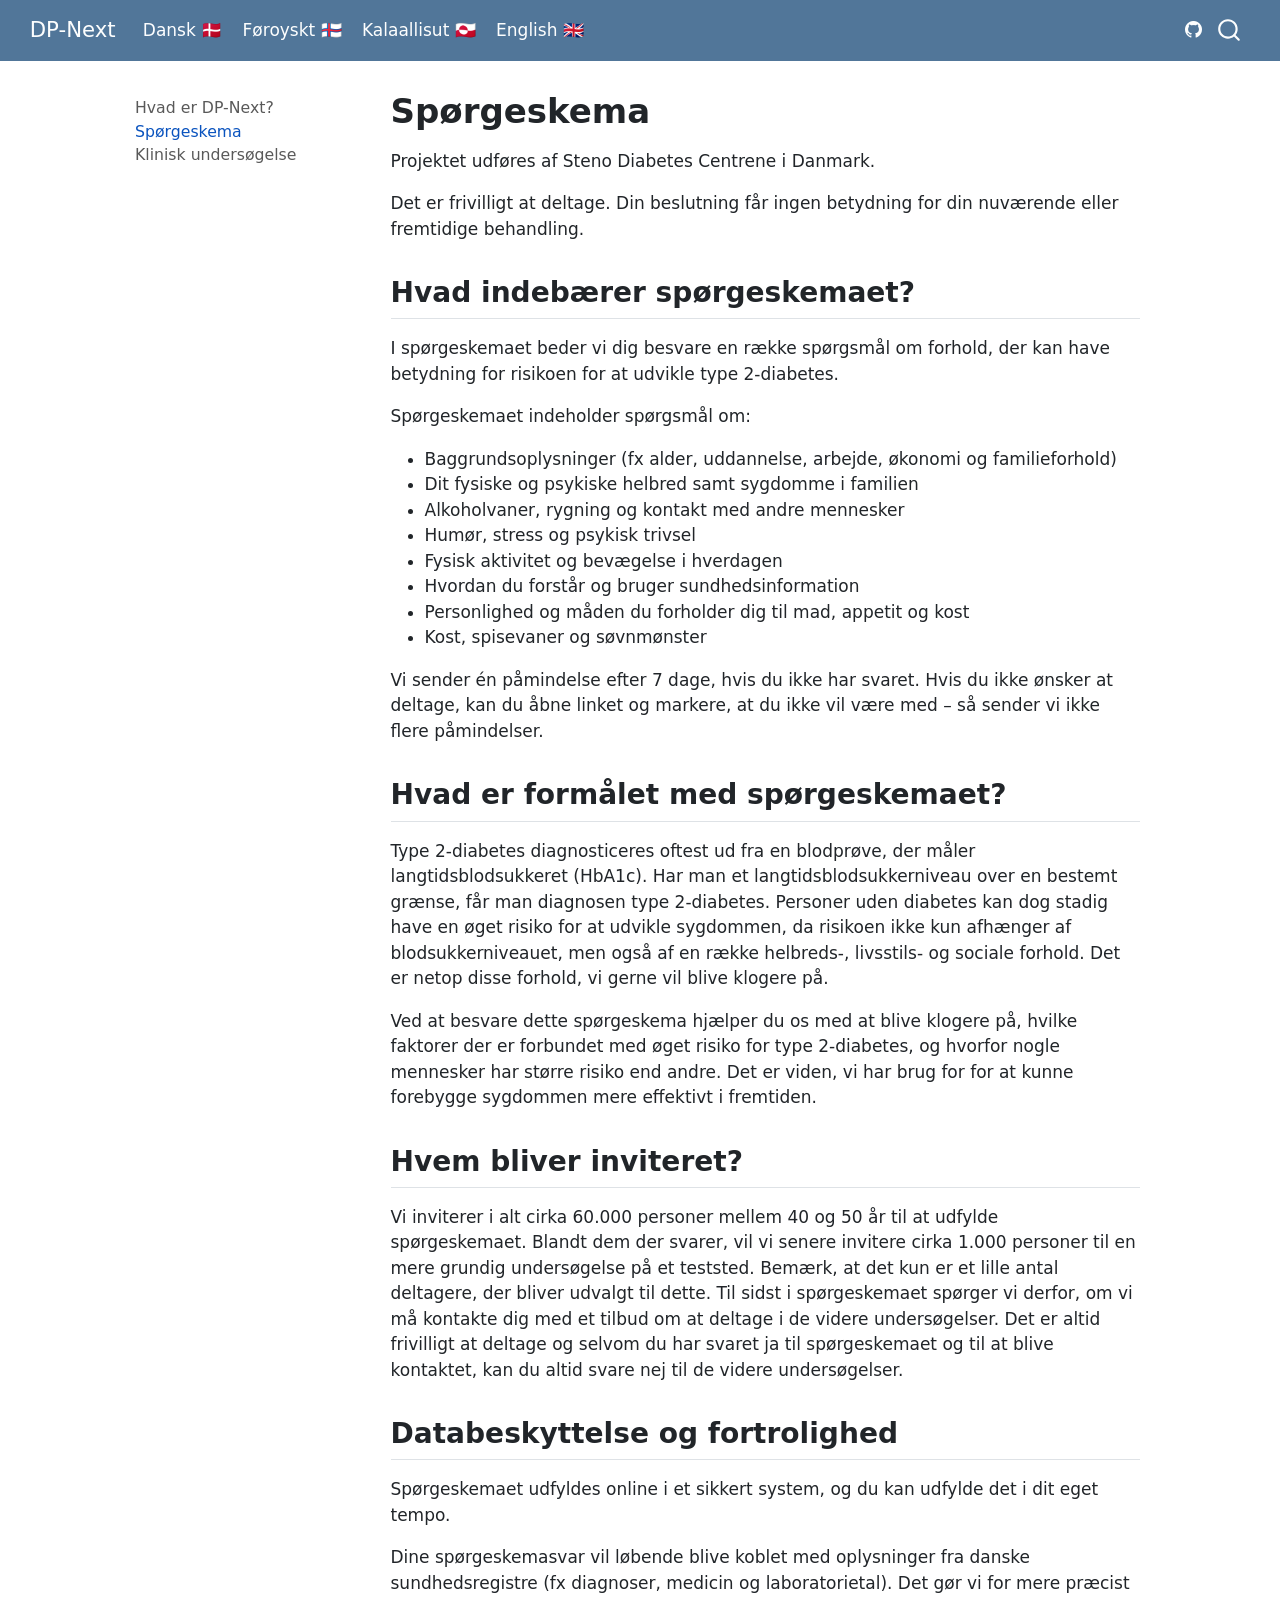
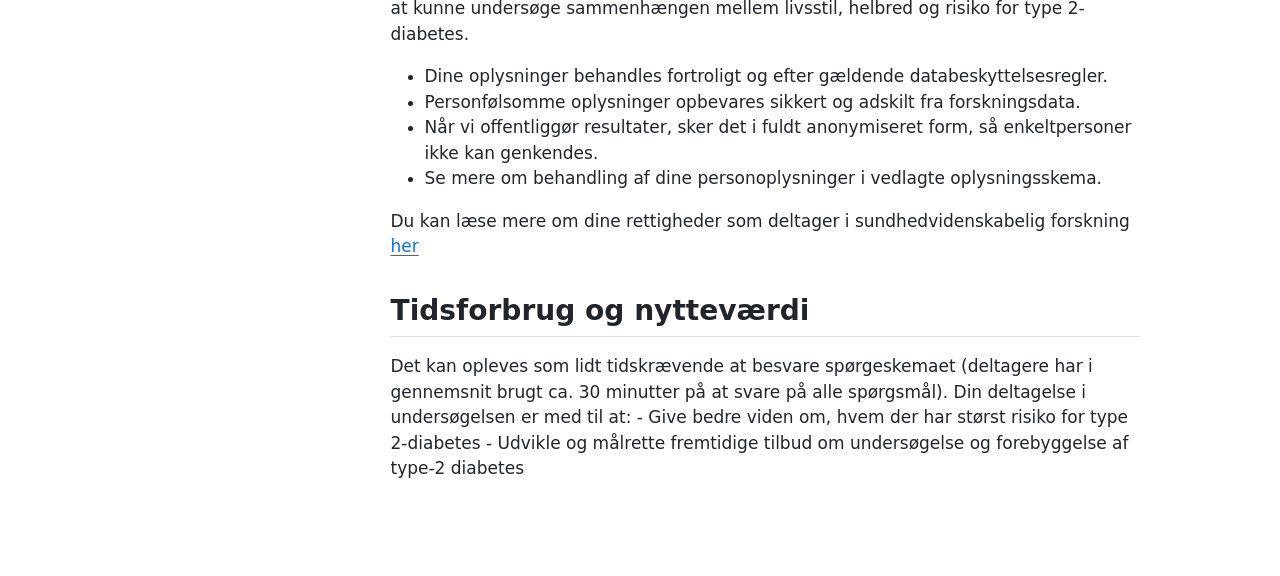
<file: da/participant-questionnaire.html>
<!DOCTYPE html>
<html xmlns="http://www.w3.org/1999/xhtml" lang="en" xml:lang="en"><head>

<meta charset="utf-8">
<meta name="generator" content="quarto-1.9.38">

<meta name="viewport" content="width=device-width, initial-scale=1.0, user-scalable=yes">


<title>Spørgeskema – DP-Next</title>
<style>
/* Default styles provided by pandoc.
** See https://pandoc.org/MANUAL.html#variables-for-html for config info.
*/
code{white-space: pre-wrap;}
span.smallcaps{font-variant: small-caps;}
div.columns{display: flex; gap: min(4vw, 1.5em);}
div.column{flex: auto; overflow-x: auto;}
div.hanging-indent{margin-left: 1.5em; text-indent: -1.5em;}
ul.task-list{list-style: none;}
ul.task-list li input[type="checkbox"] {
  width: 0.8em;
  margin: 0 0.8em 0.2em -1em; /* quarto-specific, see https://github.com/quarto-dev/quarto-cli/issues/4556 */ 
  vertical-align: middle;
}
</style>


<script src="../site_libs/quarto-nav/quarto-nav.js"></script>
<script src="../site_libs/clipboard/clipboard.min.js"></script>
<script src="../site_libs/quarto-search/autocomplete.umd.js"></script>
<script src="../site_libs/quarto-search/fuse.min.js"></script>
<script src="../site_libs/quarto-search/quarto-search.js"></script>
<meta name="quarto:offset" content="../">
<script src="../site_libs/quarto-html/quarto.js" type="module"></script>
<script src="../site_libs/quarto-html/tabsets/tabsets.js" type="module"></script>
<script src="../site_libs/quarto-html/popper.min.js"></script>
<script src="../site_libs/quarto-html/tippy.umd.min.js"></script>
<script src="../site_libs/quarto-html/anchor.min.js"></script>
<link href="../site_libs/quarto-html/tippy.css" rel="stylesheet">
<link href="../site_libs/quarto-html/quarto-syntax-highlighting-15634bcf2e68342d4ad2dfa704d543f6.css" rel="stylesheet" id="quarto-text-highlighting-styles">
<script src="../site_libs/bootstrap/bootstrap.min.js"></script>
<link href="../site_libs/bootstrap/bootstrap-icons.css" rel="stylesheet">
<link href="../site_libs/bootstrap/bootstrap-b9c91b1e117c879de662b9ae260051b4.min.css" rel="stylesheet" append-hash="true" id="quarto-bootstrap" data-mode="light">
<script id="quarto-search-options" type="application/json">{
  "location": "navbar",
  "copy-button": false,
  "collapse-after": 3,
  "panel-placement": "end",
  "type": "overlay",
  "limit": 50,
  "keyboard-shortcut": [
    "f",
    "/",
    "s"
  ],
  "show-item-context": false,
  "language": {
    "search-no-results-text": "No results",
    "search-matching-documents-text": "matching documents",
    "search-copy-link-title": "Copy link to search",
    "search-hide-matches-text": "Hide additional matches",
    "search-more-match-text": "more match in this document",
    "search-more-matches-text": "more matches in this document",
    "search-clear-button-title": "Clear",
    "search-text-placeholder": "",
    "search-detached-cancel-button-title": "Cancel",
    "search-submit-button-title": "Submit",
    "search-label": "Search"
  }
}</script>


</head>

<body class="nav-sidebar floating nav-fixed fullcontent quarto-light">

<div id="quarto-search-results"></div>
  <header id="quarto-header" class="headroom fixed-top">
    <nav class="navbar navbar-expand-lg " data-bs-theme="dark">
      <div class="navbar-container container-fluid">
      <div class="navbar-brand-container mx-auto">
    <a class="navbar-brand" href="../index.html">
    <span class="navbar-title">DP-Next</span>
    </a>
  </div>
            <div id="quarto-search" class="" title="Search"></div>
          <button class="navbar-toggler" type="button" data-bs-toggle="collapse" data-bs-target="#navbarCollapse" aria-controls="navbarCollapse" role="menu" aria-expanded="false" aria-label="Toggle navigation" onclick="if (window.quartoToggleHeadroom) { window.quartoToggleHeadroom(); }">
  <span class="navbar-toggler-icon"></span>
</button>
          <div class="collapse navbar-collapse" id="navbarCollapse">
            <ul class="navbar-nav navbar-nav-scroll me-auto">
  <li class="nav-item">
    <a class="nav-link active" href="../da/participant.html" aria-current="page"> 
<span class="menu-text">Dansk 🇩🇰</span></a>
  </li>  
  <li class="nav-item">
    <a class="nav-link" href="../fo/participant.html"> 
<span class="menu-text">Føroyskt 🇫🇴</span></a>
  </li>  
  <li class="nav-item">
    <a class="nav-link" href="../kl/participant.html"> 
<span class="menu-text">Kalaallisut 🇬🇱</span></a>
  </li>  
  <li class="nav-item">
    <a class="nav-link" href="../en/participant.html"> 
<span class="menu-text">English 🇬🇧</span></a>
  </li>  
</ul>
          </div> <!-- /navcollapse -->
            <div class="quarto-navbar-tools">
    <a href="https://github.com/dp-next/wp3-participants" title="" class="quarto-navigation-tool px-1" aria-label=""><i class="bi bi-github"></i></a>
</div>
      </div> <!-- /container-fluid -->
    </nav>
  <nav class="quarto-secondary-nav">
    <div class="container-fluid d-flex">
      <button type="button" class="quarto-btn-toggle btn" data-bs-toggle="collapse" role="button" data-bs-target=".quarto-sidebar-collapse-item" aria-controls="quarto-sidebar" aria-expanded="false" aria-label="Toggle sidebar navigation" onclick="if (window.quartoToggleHeadroom) { window.quartoToggleHeadroom(); }">
        <i class="bi bi-layout-text-sidebar-reverse"></i>
      </button>
        <nav class="quarto-page-breadcrumbs" aria-label="breadcrumb"><ol class="breadcrumb"><li class="breadcrumb-item"><a href="../da/participant-questionnaire.html">Spørgeskema</a></li></ol></nav>
        <a class="flex-grow-1" role="navigation" data-bs-toggle="collapse" data-bs-target=".quarto-sidebar-collapse-item" aria-controls="quarto-sidebar" aria-expanded="false" aria-label="Toggle sidebar navigation" onclick="if (window.quartoToggleHeadroom) { window.quartoToggleHeadroom(); }">      
        </a>
    </div>
  </nav>
</header>
<!-- content -->
<div id="quarto-content" class="quarto-container page-columns page-rows-contents page-layout-article page-navbar">
<!-- sidebar -->
  <nav id="quarto-sidebar" class="sidebar collapse collapse-horizontal quarto-sidebar-collapse-item sidebar-navigation floating overflow-auto">
    <div class="sidebar-menu-container"> 
    <ul class="list-unstyled mt-1">
        <li class="sidebar-item">
  <div class="sidebar-item-container"> 
  <a href="../da/participant.html" class="sidebar-item-text sidebar-link">
 <span class="menu-text">Hvad er DP-Next?</span></a>
  </div>
</li>
        <li class="sidebar-item">
  <div class="sidebar-item-container"> 
  <a href="../da/participant-questionnaire.html" class="sidebar-item-text sidebar-link active">
 <span class="menu-text">Spørgeskema</span></a>
  </div>
</li>
        <li class="sidebar-item">
  <div class="sidebar-item-container"> 
  <a href="../da/participant-clinical.html" class="sidebar-item-text sidebar-link">
 <span class="menu-text">Klinisk undersøgelse</span></a>
  </div>
</li>
    </ul>
    </div>
</nav>
<div id="quarto-sidebar-glass" class="quarto-sidebar-collapse-item" data-bs-toggle="collapse" data-bs-target=".quarto-sidebar-collapse-item"></div>
<!-- margin-sidebar -->
    
<!-- main -->
<main class="content" id="quarto-document-content">

<header id="title-block-header" class="quarto-title-block default">
<div class="quarto-title">
<h1 class="title">Spørgeskema</h1>
</div>



<div class="quarto-title-meta">

    
  
    
  </div>
  


</header>


<p>Projektet udføres af Steno Diabetes Centrene i Danmark.</p>
<p>Det er frivilligt at deltage. Din beslutning får ingen betydning for din nuværende eller fremtidige behandling.</p>
<section id="hvad-indebærer-spørgeskemaet" class="level2">
<h2 class="anchored" data-anchor-id="hvad-indebærer-spørgeskemaet">Hvad indebærer spørgeskemaet?</h2>
<p>I spørgeskemaet beder vi dig besvare en række spørgsmål om forhold, der kan have betydning for risikoen for at udvikle type 2-diabetes.</p>
<p>Spørgeskemaet indeholder spørgsmål om:</p>
<ul>
<li>Baggrundsoplysninger (fx alder, uddannelse, arbejde, økonomi og familieforhold)</li>
<li>Dit fysiske og psykiske helbred samt sygdomme i familien</li>
<li>Alkoholvaner, rygning og kontakt med andre mennesker</li>
<li>Humør, stress og psykisk trivsel</li>
<li>Fysisk aktivitet og bevægelse i hverdagen</li>
<li>Hvordan du forstår og bruger sundhedsinformation</li>
<li>Personlighed og måden du forholder dig til mad, appetit og kost</li>
<li>Kost, spisevaner og søvnmønster</li>
</ul>
<p>Vi sender én påmindelse efter 7 dage, hvis du ikke har svaret. Hvis du ikke ønsker at deltage, kan du åbne linket og markere, at du ikke vil være med – så sender vi ikke flere påmindelser.</p>
</section>
<section id="hvad-er-formålet-med-spørgeskemaet" class="level2">
<h2 class="anchored" data-anchor-id="hvad-er-formålet-med-spørgeskemaet">Hvad er formålet med spørgeskemaet?</h2>
<p>Type 2-diabetes diagnosticeres oftest ud fra en blodprøve, der måler langtidsblodsukkeret (HbA1c). Har man et langtidsblodsukkerniveau over en bestemt grænse, får man diagnosen type 2-diabetes. Personer uden diabetes kan dog stadig have en øget risiko for at udvikle sygdommen, da risikoen ikke kun afhænger af blodsukkerniveauet, men også af en række helbreds-, livsstils- og sociale forhold. Det er netop disse forhold, vi gerne vil blive klogere på.</p>
<p>Ved at besvare dette spørgeskema hjælper du os med at blive klogere på, hvilke faktorer der er forbundet med øget risiko for type 2-diabetes, og hvorfor nogle mennesker har større risiko end andre. Det er viden, vi har brug for for at kunne forebygge sygdommen mere effektivt i fremtiden.</p>
</section>
<section id="hvem-bliver-inviteret" class="level2">
<h2 class="anchored" data-anchor-id="hvem-bliver-inviteret">Hvem bliver inviteret?</h2>
<p>Vi inviterer i alt cirka 60.000 personer mellem 40 og 50 år til at udfylde spørgeskemaet. Blandt dem der svarer, vil vi senere invitere cirka 1.000 personer til en mere grundig undersøgelse på et teststed. Bemærk, at det kun er et lille antal deltagere, der bliver udvalgt til dette. Til sidst i spørgeskemaet spørger vi derfor, om vi må kontakte dig med et tilbud om at deltage i de videre undersøgelser. Det er altid frivilligt at deltage og selvom du har svaret ja til spørgeskemaet og til at blive kontaktet, kan du altid svare nej til de videre undersøgelser.</p>
</section>
<section id="databeskyttelse-og-fortrolighed" class="level2">
<h2 class="anchored" data-anchor-id="databeskyttelse-og-fortrolighed">Databeskyttelse og fortrolighed</h2>
<p>Spørgeskemaet udfyldes online i et sikkert system, og du kan udfylde det i dit eget tempo.</p>
<p>Dine spørgeskemasvar vil løbende blive koblet med oplysninger fra danske sundhedsregistre (fx diagnoser, medicin og laboratorietal). Det gør vi for mere præcist at kunne undersøge sammenhængen mellem livsstil, helbred og risiko for type 2-diabetes.</p>
<ul>
<li>Dine oplysninger behandles fortroligt og efter gældende databeskyttelsesregler.</li>
<li>Personfølsomme oplysninger opbevares sikkert og adskilt fra forskningsdata.</li>
<li>Når vi offentliggør resultater, sker det i fuldt anonymiseret form, så enkeltpersoner ikke kan genkendes.</li>
<li>Se mere om behandling af dine personoplysninger i vedlagte oplysningsskema.</li>
</ul>
<p>Du kan læse mere om dine rettigheder som deltager i sundhedvidenskabelig forskning <a href="https://www.videnskabsetik.dk/deltagelse-i-kliniske-forsoeg/dine-rettigheder-som-forsoegsperson">her</a></p>
</section>
<section id="tidsforbrug-og-nytteværdi" class="level2">
<h2 class="anchored" data-anchor-id="tidsforbrug-og-nytteværdi">Tidsforbrug og nytteværdi</h2>
<p>Det kan opleves som lidt tidskrævende at besvare spørgeskemaet (deltagere har i gennemsnit brugt ca. 30 minutter på at svare på alle spørgsmål). Din deltagelse i undersøgelsen er med til at: - Give bedre viden om, hvem der har størst risiko for type 2-diabetes - Udvikle og målrette fremtidige tilbud om undersøgelse og forebyggelse af type-2 diabetes</p>


</section>

</main> <!-- /main -->
<script id="quarto-html-after-body" type="application/javascript">
  window.document.addEventListener("DOMContentLoaded", function (event) {
    const icon = "";
    const anchorJS = new window.AnchorJS();
    anchorJS.options = {
      placement: 'right',
      icon: icon
    };
    anchorJS.add('.anchored');
    const isCodeAnnotation = (el) => {
      for (const clz of el.classList) {
        if (clz.startsWith('code-annotation-')) {                     
          return true;
        }
      }
      return false;
    }
    const onCopySuccess = function(e) {
      // button target
      const button = e.trigger;
      // don't keep focus
      button.blur();
      // flash "checked"
      button.classList.add('code-copy-button-checked');
      var currentTitle = button.getAttribute("title");
      button.setAttribute("title", "Copied!");
      let tooltip;
      if (window.bootstrap) {
        button.setAttribute("data-bs-toggle", "tooltip");
        button.setAttribute("data-bs-placement", "left");
        button.setAttribute("data-bs-title", "Copied!");
        tooltip = new bootstrap.Tooltip(button, 
          { trigger: "manual", 
            customClass: "code-copy-button-tooltip",
            offset: [0, -8]});
        tooltip.show();    
      }
      setTimeout(function() {
        if (tooltip) {
          tooltip.hide();
          button.removeAttribute("data-bs-title");
          button.removeAttribute("data-bs-toggle");
          button.removeAttribute("data-bs-placement");
        }
        button.setAttribute("title", currentTitle);
        button.classList.remove('code-copy-button-checked');
      }, 1000);
      // clear code selection
      e.clearSelection();
    }
    const getTextToCopy = function(trigger) {
      const outerScaffold = trigger.parentElement.cloneNode(true);
      const codeEl = outerScaffold.querySelector('code');
      for (const childEl of codeEl.children) {
        if (isCodeAnnotation(childEl)) {
          childEl.remove();
        }
      }
      return codeEl.innerText;
    }
    const clipboard = new window.ClipboardJS('.code-copy-button:not([data-in-quarto-modal])', {
      text: getTextToCopy
    });
    clipboard.on('success', onCopySuccess);
    if (window.document.getElementById('quarto-embedded-source-code-modal')) {
      const clipboardModal = new window.ClipboardJS('.code-copy-button[data-in-quarto-modal]', {
        text: getTextToCopy,
        container: window.document.getElementById('quarto-embedded-source-code-modal')
      });
      clipboardModal.on('success', onCopySuccess);
    }
      var localhostRegex = new RegExp(/^(?:http|https):\/\/localhost\:?[0-9]*\//);
      var mailtoRegex = new RegExp(/^mailto:/);
        var filterRegex = new RegExp("https:\/\/dp-next\.github\.io\/wp3-participants\/");
      var isInternal = (href) => {
          return filterRegex.test(href) || localhostRegex.test(href) || mailtoRegex.test(href);
      }
      // Inspect non-navigation links and adorn them if external
     var links = window.document.querySelectorAll('a[href]:not(.nav-link):not(.navbar-brand):not(.toc-action):not(.sidebar-link):not(.sidebar-item-toggle):not(.pagination-link):not(.no-external):not([aria-hidden]):not(.dropdown-item):not(.quarto-navigation-tool):not(.about-link)');
      for (var i=0; i<links.length; i++) {
        const link = links[i];
        if (!isInternal(link.href)) {
          // undo the damage that might have been done by quarto-nav.js in the case of
          // links that we want to consider external
          if (link.dataset.originalHref !== undefined) {
            link.href = link.dataset.originalHref;
          }
        }
      }
    function tippyHover(el, contentFn, onTriggerFn, onUntriggerFn) {
      const config = {
        allowHTML: true,
        maxWidth: 500,
        delay: 100,
        arrow: false,
        appendTo: function(el) {
            return el.parentElement;
        },
        interactive: true,
        interactiveBorder: 10,
        theme: 'quarto',
        placement: 'bottom-start',
      };
      if (contentFn) {
        config.content = contentFn;
      }
      if (onTriggerFn) {
        config.onTrigger = onTriggerFn;
      }
      if (onUntriggerFn) {
        config.onUntrigger = onUntriggerFn;
      }
      window.tippy(el, config); 
    }
    const noterefs = window.document.querySelectorAll('a[role="doc-noteref"]');
    for (var i=0; i<noterefs.length; i++) {
      const ref = noterefs[i];
      tippyHover(ref, function() {
        // use id or data attribute instead here
        let href = ref.getAttribute('data-footnote-href') || ref.getAttribute('href');
        try { href = new URL(href).hash; } catch {}
        const id = href.replace(/^#\/?/, "");
        const note = window.document.getElementById(id);
        if (note) {
          return note.innerHTML;
        } else {
          return "";
        }
      });
    }
    const xrefs = window.document.querySelectorAll('a.quarto-xref');
    const processXRef = (id, note) => {
      // Strip column container classes
      const stripColumnClz = (el) => {
        el.classList.remove("page-full", "page-columns");
        if (el.children) {
          for (const child of el.children) {
            stripColumnClz(child);
          }
        }
      }
      stripColumnClz(note)
      if (id === null || id.startsWith('sec-')) {
        // Special case sections, only their first couple elements
        const container = document.createElement("div");
        if (note.children && note.children.length > 2) {
          container.appendChild(note.children[0].cloneNode(true));
          for (let i = 1; i < note.children.length; i++) {
            const child = note.children[i];
            if (child.tagName === "P" && child.innerText === "") {
              continue;
            } else {
              container.appendChild(child.cloneNode(true));
              break;
            }
          }
          if (window.Quarto?.typesetMath) {
            window.Quarto.typesetMath(container);
          }
          return container.innerHTML
        } else {
          if (window.Quarto?.typesetMath) {
            window.Quarto.typesetMath(note);
          }
          return note.innerHTML;
        }
      } else {
        // Remove any anchor links if they are present
        const anchorLink = note.querySelector('a.anchorjs-link');
        if (anchorLink) {
          anchorLink.remove();
        }
        if (window.Quarto?.typesetMath) {
          window.Quarto.typesetMath(note);
        }
        if (note.classList.contains("callout")) {
          return note.outerHTML;
        } else {
          return note.innerHTML;
        }
      }
    }
    for (var i=0; i<xrefs.length; i++) {
      const xref = xrefs[i];
      tippyHover(xref, undefined, function(instance) {
        instance.disable();
        let url = xref.getAttribute('href');
        let hash = undefined; 
        if (url.startsWith('#')) {
          hash = url;
        } else {
          try { hash = new URL(url).hash; } catch {}
        }
        if (hash) {
          const id = hash.replace(/^#\/?/, "");
          const note = window.document.getElementById(id);
          if (note !== null) {
            try {
              const html = processXRef(id, note.cloneNode(true));
              instance.setContent(html);
            } finally {
              instance.enable();
              instance.show();
            }
          } else {
            // See if we can fetch this
            fetch(url.split('#')[0])
            .then(res => res.text())
            .then(html => {
              const parser = new DOMParser();
              const htmlDoc = parser.parseFromString(html, "text/html");
              const note = htmlDoc.getElementById(id);
              if (note !== null) {
                const html = processXRef(id, note);
                instance.setContent(html);
              } 
            }).finally(() => {
              instance.enable();
              instance.show();
            });
          }
        } else {
          // See if we can fetch a full url (with no hash to target)
          // This is a special case and we should probably do some content thinning / targeting
          fetch(url)
          .then(res => res.text())
          .then(html => {
            const parser = new DOMParser();
            const htmlDoc = parser.parseFromString(html, "text/html");
            const note = htmlDoc.querySelector('main.content');
            if (note !== null) {
              // This should only happen for chapter cross references
              // (since there is no id in the URL)
              // remove the first header
              if (note.children.length > 0 && note.children[0].tagName === "HEADER") {
                note.children[0].remove();
              }
              const html = processXRef(null, note);
              instance.setContent(html);
            } 
          }).finally(() => {
            instance.enable();
            instance.show();
          });
        }
      }, function(instance) {
      });
    }
        let selectedAnnoteEl;
        const selectorForAnnotation = ( cell, annotation) => {
          let cellAttr = 'data-code-cell="' + cell + '"';
          let lineAttr = 'data-code-annotation="' +  annotation + '"';
          const selector = 'span[' + cellAttr + '][' + lineAttr + ']';
          return selector;
        }
        const selectCodeLines = (annoteEl) => {
          const doc = window.document;
          const targetCell = annoteEl.getAttribute("data-target-cell");
          const targetAnnotation = annoteEl.getAttribute("data-target-annotation");
          const annoteSpan = window.document.querySelector(selectorForAnnotation(targetCell, targetAnnotation));
          const lines = annoteSpan.getAttribute("data-code-lines").split(",");
          const lineIds = lines.map((line) => {
            return targetCell + "-" + line;
          })
          let top = null;
          let height = null;
          let parent = null;
          if (lineIds.length > 0) {
              //compute the position of the single el (top and bottom and make a div)
              const el = window.document.getElementById(lineIds[0]);
              top = el.offsetTop;
              height = el.offsetHeight;
              parent = el.parentElement.parentElement;
            if (lineIds.length > 1) {
              const lastEl = window.document.getElementById(lineIds[lineIds.length - 1]);
              const bottom = lastEl.offsetTop + lastEl.offsetHeight;
              height = bottom - top;
            }
            if (top !== null && height !== null && parent !== null) {
              // cook up a div (if necessary) and position it 
              let div = window.document.getElementById("code-annotation-line-highlight");
              if (div === null) {
                div = window.document.createElement("div");
                div.setAttribute("id", "code-annotation-line-highlight");
                div.style.position = 'absolute';
                parent.appendChild(div);
              }
              div.style.top = top - 2 + "px";
              div.style.height = height + 4 + "px";
              div.style.left = 0;
              let gutterDiv = window.document.getElementById("code-annotation-line-highlight-gutter");
              if (gutterDiv === null) {
                gutterDiv = window.document.createElement("div");
                gutterDiv.setAttribute("id", "code-annotation-line-highlight-gutter");
                gutterDiv.style.position = 'absolute';
                const codeCell = window.document.getElementById(targetCell);
                const gutter = codeCell.querySelector('.code-annotation-gutter');
                gutter.appendChild(gutterDiv);
              }
              gutterDiv.style.top = top - 2 + "px";
              gutterDiv.style.height = height + 4 + "px";
            }
            selectedAnnoteEl = annoteEl;
          }
        };
        const unselectCodeLines = () => {
          const elementsIds = ["code-annotation-line-highlight", "code-annotation-line-highlight-gutter"];
          elementsIds.forEach((elId) => {
            const div = window.document.getElementById(elId);
            if (div) {
              div.remove();
            }
          });
          selectedAnnoteEl = undefined;
        };
          // Handle positioning of the toggle
      window.addEventListener(
        "resize",
        throttle(() => {
          elRect = undefined;
          if (selectedAnnoteEl) {
            selectCodeLines(selectedAnnoteEl);
          }
        }, 10)
      );
      function throttle(fn, ms) {
      let throttle = false;
      let timer;
        return (...args) => {
          if(!throttle) { // first call gets through
              fn.apply(this, args);
              throttle = true;
          } else { // all the others get throttled
              if(timer) clearTimeout(timer); // cancel #2
              timer = setTimeout(() => {
                fn.apply(this, args);
                timer = throttle = false;
              }, ms);
          }
        };
      }
        // Attach click handler to the DT
        const annoteDls = window.document.querySelectorAll('dt[data-target-cell]');
        for (const annoteDlNode of annoteDls) {
          annoteDlNode.addEventListener('click', (event) => {
            const clickedEl = event.target;
            if (clickedEl !== selectedAnnoteEl) {
              unselectCodeLines();
              const activeEl = window.document.querySelector('dt[data-target-cell].code-annotation-active');
              if (activeEl) {
                activeEl.classList.remove('code-annotation-active');
              }
              selectCodeLines(clickedEl);
              clickedEl.classList.add('code-annotation-active');
            } else {
              // Unselect the line
              unselectCodeLines();
              clickedEl.classList.remove('code-annotation-active');
            }
          });
        }
    const findCites = (el) => {
      const parentEl = el.parentElement;
      if (parentEl) {
        const cites = parentEl.dataset.cites;
        if (cites) {
          return {
            el,
            cites: cites.split(' ')
          };
        } else {
          return findCites(el.parentElement)
        }
      } else {
        return undefined;
      }
    };
    var bibliorefs = window.document.querySelectorAll('a[role="doc-biblioref"]');
    for (var i=0; i<bibliorefs.length; i++) {
      const ref = bibliorefs[i];
      const citeInfo = findCites(ref);
      if (citeInfo) {
        tippyHover(citeInfo.el, function() {
          var popup = window.document.createElement('div');
          citeInfo.cites.forEach(function(cite) {
            var citeDiv = window.document.createElement('div');
            citeDiv.classList.add('hanging-indent');
            citeDiv.classList.add('csl-entry');
            var biblioDiv = window.document.getElementById('ref-' + cite);
            if (biblioDiv) {
              citeDiv.innerHTML = biblioDiv.innerHTML;
            }
            popup.appendChild(citeDiv);
          });
          return popup.innerHTML;
        });
      }
    }
  });
  </script>
</div> <!-- /content -->




</body></html>
</file>
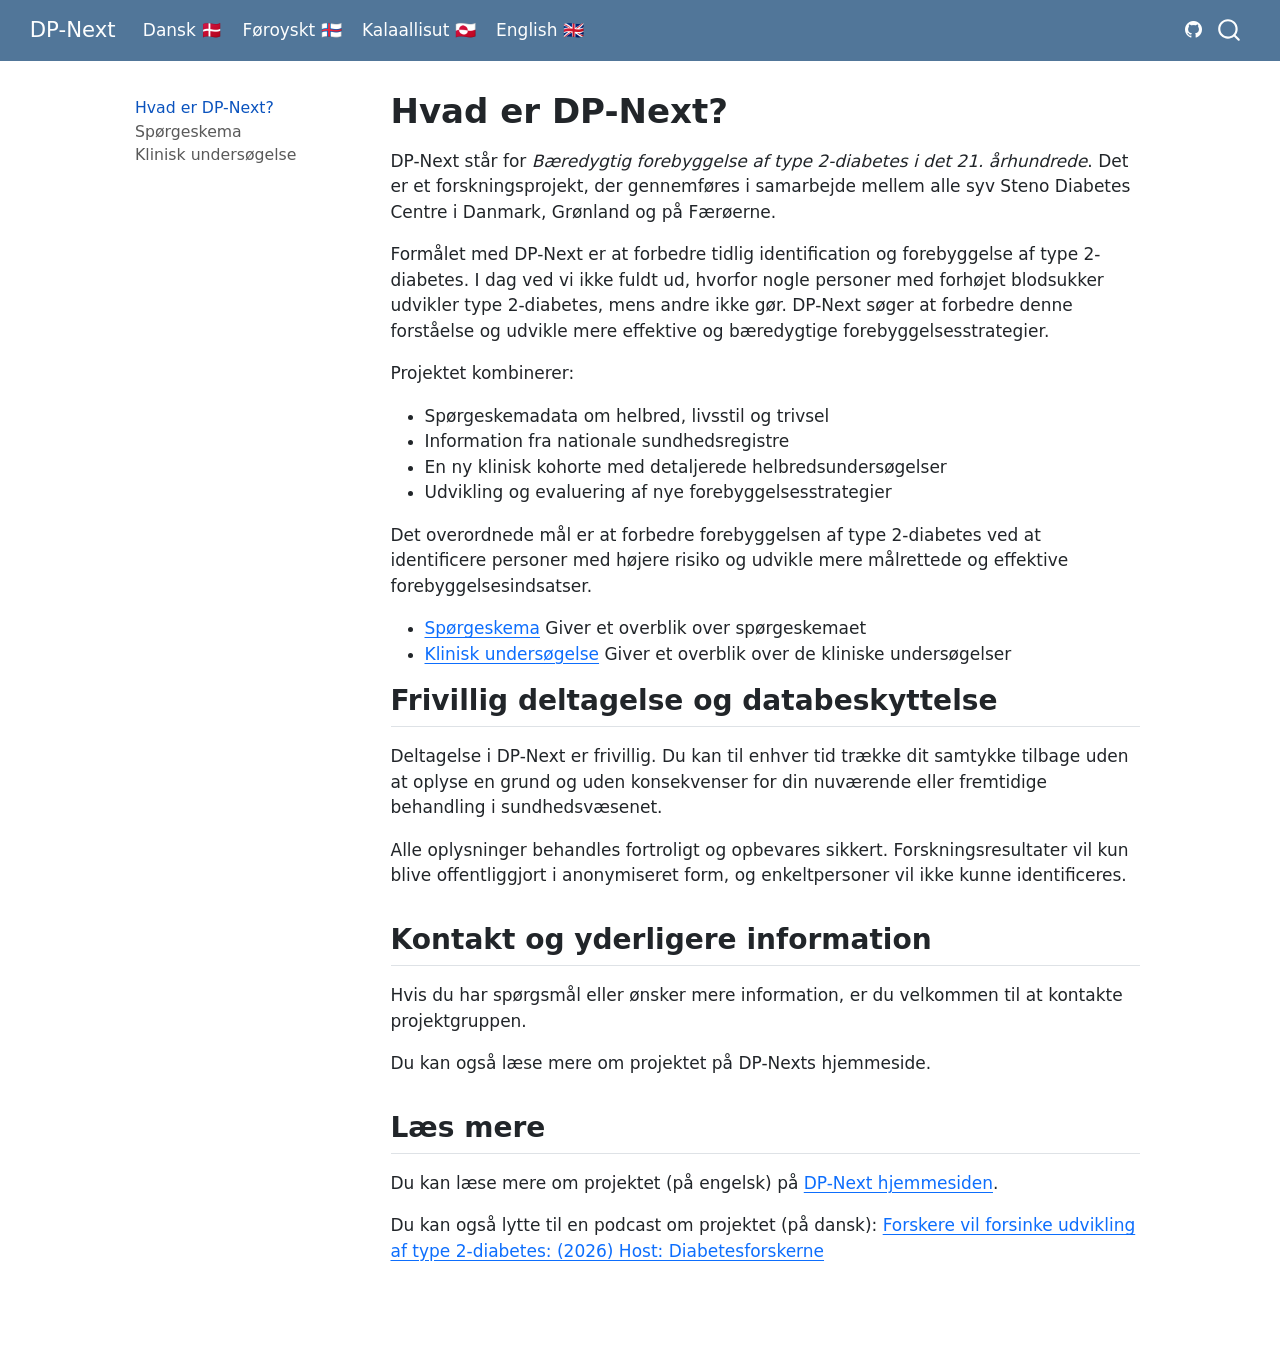
<file: da/participant.html>
<!DOCTYPE html>
<html xmlns="http://www.w3.org/1999/xhtml" lang="en" xml:lang="en"><head>

<meta charset="utf-8">
<meta name="generator" content="quarto-1.9.38">

<meta name="viewport" content="width=device-width, initial-scale=1.0, user-scalable=yes">


<title>Hvad er DP-Next? – DP-Next</title>
<style>
/* Default styles provided by pandoc.
** See https://pandoc.org/MANUAL.html#variables-for-html for config info.
*/
code{white-space: pre-wrap;}
span.smallcaps{font-variant: small-caps;}
div.columns{display: flex; gap: min(4vw, 1.5em);}
div.column{flex: auto; overflow-x: auto;}
div.hanging-indent{margin-left: 1.5em; text-indent: -1.5em;}
ul.task-list{list-style: none;}
ul.task-list li input[type="checkbox"] {
  width: 0.8em;
  margin: 0 0.8em 0.2em -1em; /* quarto-specific, see https://github.com/quarto-dev/quarto-cli/issues/4556 */ 
  vertical-align: middle;
}
</style>


<script src="../site_libs/quarto-nav/quarto-nav.js"></script>
<script src="../site_libs/clipboard/clipboard.min.js"></script>
<script src="../site_libs/quarto-search/autocomplete.umd.js"></script>
<script src="../site_libs/quarto-search/fuse.min.js"></script>
<script src="../site_libs/quarto-search/quarto-search.js"></script>
<meta name="quarto:offset" content="../">
<script src="../site_libs/quarto-html/quarto.js" type="module"></script>
<script src="../site_libs/quarto-html/tabsets/tabsets.js" type="module"></script>
<script src="../site_libs/quarto-html/popper.min.js"></script>
<script src="../site_libs/quarto-html/tippy.umd.min.js"></script>
<script src="../site_libs/quarto-html/anchor.min.js"></script>
<link href="../site_libs/quarto-html/tippy.css" rel="stylesheet">
<link href="../site_libs/quarto-html/quarto-syntax-highlighting-15634bcf2e68342d4ad2dfa704d543f6.css" rel="stylesheet" id="quarto-text-highlighting-styles">
<script src="../site_libs/bootstrap/bootstrap.min.js"></script>
<link href="../site_libs/bootstrap/bootstrap-icons.css" rel="stylesheet">
<link href="../site_libs/bootstrap/bootstrap-b9c91b1e117c879de662b9ae260051b4.min.css" rel="stylesheet" append-hash="true" id="quarto-bootstrap" data-mode="light">
<script id="quarto-search-options" type="application/json">{
  "location": "navbar",
  "copy-button": false,
  "collapse-after": 3,
  "panel-placement": "end",
  "type": "overlay",
  "limit": 50,
  "keyboard-shortcut": [
    "f",
    "/",
    "s"
  ],
  "show-item-context": false,
  "language": {
    "search-no-results-text": "No results",
    "search-matching-documents-text": "matching documents",
    "search-copy-link-title": "Copy link to search",
    "search-hide-matches-text": "Hide additional matches",
    "search-more-match-text": "more match in this document",
    "search-more-matches-text": "more matches in this document",
    "search-clear-button-title": "Clear",
    "search-text-placeholder": "",
    "search-detached-cancel-button-title": "Cancel",
    "search-submit-button-title": "Submit",
    "search-label": "Search"
  }
}</script>


</head>

<body class="nav-sidebar floating nav-fixed fullcontent quarto-light">

<div id="quarto-search-results"></div>
  <header id="quarto-header" class="headroom fixed-top">
    <nav class="navbar navbar-expand-lg " data-bs-theme="dark">
      <div class="navbar-container container-fluid">
      <div class="navbar-brand-container mx-auto">
    <a class="navbar-brand" href="../index.html">
    <span class="navbar-title">DP-Next</span>
    </a>
  </div>
            <div id="quarto-search" class="" title="Search"></div>
          <button class="navbar-toggler" type="button" data-bs-toggle="collapse" data-bs-target="#navbarCollapse" aria-controls="navbarCollapse" role="menu" aria-expanded="false" aria-label="Toggle navigation" onclick="if (window.quartoToggleHeadroom) { window.quartoToggleHeadroom(); }">
  <span class="navbar-toggler-icon"></span>
</button>
          <div class="collapse navbar-collapse" id="navbarCollapse">
            <ul class="navbar-nav navbar-nav-scroll me-auto">
  <li class="nav-item">
    <a class="nav-link active" href="../da/participant.html" aria-current="page"> 
<span class="menu-text">Dansk 🇩🇰</span></a>
  </li>  
  <li class="nav-item">
    <a class="nav-link" href="../fo/participant.html"> 
<span class="menu-text">Føroyskt 🇫🇴</span></a>
  </li>  
  <li class="nav-item">
    <a class="nav-link" href="../kl/participant.html"> 
<span class="menu-text">Kalaallisut 🇬🇱</span></a>
  </li>  
  <li class="nav-item">
    <a class="nav-link" href="../en/participant.html"> 
<span class="menu-text">English 🇬🇧</span></a>
  </li>  
</ul>
          </div> <!-- /navcollapse -->
            <div class="quarto-navbar-tools">
    <a href="https://github.com/dp-next/wp3-participants" title="" class="quarto-navigation-tool px-1" aria-label=""><i class="bi bi-github"></i></a>
</div>
      </div> <!-- /container-fluid -->
    </nav>
  <nav class="quarto-secondary-nav">
    <div class="container-fluid d-flex">
      <button type="button" class="quarto-btn-toggle btn" data-bs-toggle="collapse" role="button" data-bs-target=".quarto-sidebar-collapse-item" aria-controls="quarto-sidebar" aria-expanded="false" aria-label="Toggle sidebar navigation" onclick="if (window.quartoToggleHeadroom) { window.quartoToggleHeadroom(); }">
        <i class="bi bi-layout-text-sidebar-reverse"></i>
      </button>
        <nav class="quarto-page-breadcrumbs" aria-label="breadcrumb"><ol class="breadcrumb"><li class="breadcrumb-item"><a href="../da/participant.html">Hvad er DP-Next?</a></li></ol></nav>
        <a class="flex-grow-1" role="navigation" data-bs-toggle="collapse" data-bs-target=".quarto-sidebar-collapse-item" aria-controls="quarto-sidebar" aria-expanded="false" aria-label="Toggle sidebar navigation" onclick="if (window.quartoToggleHeadroom) { window.quartoToggleHeadroom(); }">      
        </a>
    </div>
  </nav>
</header>
<!-- content -->
<div id="quarto-content" class="quarto-container page-columns page-rows-contents page-layout-article page-navbar">
<!-- sidebar -->
  <nav id="quarto-sidebar" class="sidebar collapse collapse-horizontal quarto-sidebar-collapse-item sidebar-navigation floating overflow-auto">
    <div class="sidebar-menu-container"> 
    <ul class="list-unstyled mt-1">
        <li class="sidebar-item">
  <div class="sidebar-item-container"> 
  <a href="../da/participant.html" class="sidebar-item-text sidebar-link active">
 <span class="menu-text">Hvad er DP-Next?</span></a>
  </div>
</li>
        <li class="sidebar-item">
  <div class="sidebar-item-container"> 
  <a href="../da/participant-questionnaire.html" class="sidebar-item-text sidebar-link">
 <span class="menu-text">Spørgeskema</span></a>
  </div>
</li>
        <li class="sidebar-item">
  <div class="sidebar-item-container"> 
  <a href="../da/participant-clinical.html" class="sidebar-item-text sidebar-link">
 <span class="menu-text">Klinisk undersøgelse</span></a>
  </div>
</li>
    </ul>
    </div>
</nav>
<div id="quarto-sidebar-glass" class="quarto-sidebar-collapse-item" data-bs-toggle="collapse" data-bs-target=".quarto-sidebar-collapse-item"></div>
<!-- margin-sidebar -->
    
<!-- main -->
<main class="content" id="quarto-document-content">

<header id="title-block-header" class="quarto-title-block default">
<div class="quarto-title">
<h1 class="title">Hvad er DP-Next?</h1>
</div>



<div class="quarto-title-meta">

    
  
    
  </div>
  


</header>


<p>DP-Next står for <em>Bæredygtig forebyggelse af type 2-diabetes i det 21. århundrede</em>. Det er et forskningsprojekt, der gennemføres i samarbejde mellem alle syv Steno Diabetes Centre i Danmark, Grønland og på Færøerne.</p>
<p>Formålet med DP-Next er at forbedre tidlig identification og forebyggelse af type 2-diabetes. I dag ved vi ikke fuldt ud, hvorfor nogle personer med forhøjet blodsukker udvikler type 2-diabetes, mens andre ikke gør. DP-Next søger at forbedre denne forståelse og udvikle mere effektive og bæredygtige forebyggelsesstrategier.</p>
<p>Projektet kombinerer:</p>
<ul>
<li>Spørgeskemadata om helbred, livsstil og trivsel</li>
<li>Information fra nationale sundhedsregistre</li>
<li>En ny klinisk kohorte med detaljerede helbredsundersøgelser</li>
<li>Udvikling og evaluering af nye forebyggelsesstrategier</li>
</ul>
<p>Det overordnede mål er at forbedre forebyggelsen af type 2-diabetes ved at identificere personer med højere risiko og udvikle mere målrettede og effektive forebyggelsesindsatser.</p>
<ul>
<li><strong><a href="../da/participant-questionnaire.html">Spørgeskema</a></strong> Giver et overblik over spørgeskemaet</li>
<li><strong><a href="../da/participant-clinical.html">Klinisk undersøgelse</a></strong> Giver et overblik over de kliniske undersøgelser</li>
</ul>
<section id="frivillig-deltagelse-og-databeskyttelse" class="level2">
<h2 class="anchored" data-anchor-id="frivillig-deltagelse-og-databeskyttelse">Frivillig deltagelse og databeskyttelse</h2>
<p>Deltagelse i DP-Next er frivillig. Du kan til enhver tid trække dit samtykke tilbage uden at oplyse en grund og uden konsekvenser for din nuværende eller fremtidige behandling i sundhedsvæsenet.</p>
<p>Alle oplysninger behandles fortroligt og opbevares sikkert. Forskningsresultater vil kun blive offentliggjort i anonymiseret form, og enkeltpersoner vil ikke kunne identificeres.</p>
</section>
<section id="kontakt-og-yderligere-information" class="level2">
<h2 class="anchored" data-anchor-id="kontakt-og-yderligere-information">Kontakt og yderligere information</h2>
<p>Hvis du har spørgsmål eller ønsker mere information, er du velkommen til at kontakte projektgruppen.</p>
<p>Du kan også læse mere om projektet på DP-Nexts hjemmeside.</p>
</section>
<section id="læs-mere" class="level2">
<h2 class="anchored" data-anchor-id="læs-mere">Læs mere</h2>
<p>Du kan læse mere om projektet (på engelsk) på <a href="https://dp-next.github.io/">DP-Next hjemmesiden</a>.</p>
<p>Du kan også lytte til en podcast om projektet (på dansk): <a href="https://open.spotify.com/episode/3WmBVyNdqTDAMZ4KLPJDZF?si=_mKZYWQFQkKbLufQy-ELSg">Forskere vil forsinke udvikling af type 2-diabetes: (2026) Host: Diabetesforskerne</a></p>


</section>

</main> <!-- /main -->
<script id="quarto-html-after-body" type="application/javascript">
  window.document.addEventListener("DOMContentLoaded", function (event) {
    const icon = "";
    const anchorJS = new window.AnchorJS();
    anchorJS.options = {
      placement: 'right',
      icon: icon
    };
    anchorJS.add('.anchored');
    const isCodeAnnotation = (el) => {
      for (const clz of el.classList) {
        if (clz.startsWith('code-annotation-')) {                     
          return true;
        }
      }
      return false;
    }
    const onCopySuccess = function(e) {
      // button target
      const button = e.trigger;
      // don't keep focus
      button.blur();
      // flash "checked"
      button.classList.add('code-copy-button-checked');
      var currentTitle = button.getAttribute("title");
      button.setAttribute("title", "Copied!");
      let tooltip;
      if (window.bootstrap) {
        button.setAttribute("data-bs-toggle", "tooltip");
        button.setAttribute("data-bs-placement", "left");
        button.setAttribute("data-bs-title", "Copied!");
        tooltip = new bootstrap.Tooltip(button, 
          { trigger: "manual", 
            customClass: "code-copy-button-tooltip",
            offset: [0, -8]});
        tooltip.show();    
      }
      setTimeout(function() {
        if (tooltip) {
          tooltip.hide();
          button.removeAttribute("data-bs-title");
          button.removeAttribute("data-bs-toggle");
          button.removeAttribute("data-bs-placement");
        }
        button.setAttribute("title", currentTitle);
        button.classList.remove('code-copy-button-checked');
      }, 1000);
      // clear code selection
      e.clearSelection();
    }
    const getTextToCopy = function(trigger) {
      const outerScaffold = trigger.parentElement.cloneNode(true);
      const codeEl = outerScaffold.querySelector('code');
      for (const childEl of codeEl.children) {
        if (isCodeAnnotation(childEl)) {
          childEl.remove();
        }
      }
      return codeEl.innerText;
    }
    const clipboard = new window.ClipboardJS('.code-copy-button:not([data-in-quarto-modal])', {
      text: getTextToCopy
    });
    clipboard.on('success', onCopySuccess);
    if (window.document.getElementById('quarto-embedded-source-code-modal')) {
      const clipboardModal = new window.ClipboardJS('.code-copy-button[data-in-quarto-modal]', {
        text: getTextToCopy,
        container: window.document.getElementById('quarto-embedded-source-code-modal')
      });
      clipboardModal.on('success', onCopySuccess);
    }
      var localhostRegex = new RegExp(/^(?:http|https):\/\/localhost\:?[0-9]*\//);
      var mailtoRegex = new RegExp(/^mailto:/);
        var filterRegex = new RegExp("https:\/\/dp-next\.github\.io\/wp3-participants\/");
      var isInternal = (href) => {
          return filterRegex.test(href) || localhostRegex.test(href) || mailtoRegex.test(href);
      }
      // Inspect non-navigation links and adorn them if external
     var links = window.document.querySelectorAll('a[href]:not(.nav-link):not(.navbar-brand):not(.toc-action):not(.sidebar-link):not(.sidebar-item-toggle):not(.pagination-link):not(.no-external):not([aria-hidden]):not(.dropdown-item):not(.quarto-navigation-tool):not(.about-link)');
      for (var i=0; i<links.length; i++) {
        const link = links[i];
        if (!isInternal(link.href)) {
          // undo the damage that might have been done by quarto-nav.js in the case of
          // links that we want to consider external
          if (link.dataset.originalHref !== undefined) {
            link.href = link.dataset.originalHref;
          }
        }
      }
    function tippyHover(el, contentFn, onTriggerFn, onUntriggerFn) {
      const config = {
        allowHTML: true,
        maxWidth: 500,
        delay: 100,
        arrow: false,
        appendTo: function(el) {
            return el.parentElement;
        },
        interactive: true,
        interactiveBorder: 10,
        theme: 'quarto',
        placement: 'bottom-start',
      };
      if (contentFn) {
        config.content = contentFn;
      }
      if (onTriggerFn) {
        config.onTrigger = onTriggerFn;
      }
      if (onUntriggerFn) {
        config.onUntrigger = onUntriggerFn;
      }
      window.tippy(el, config); 
    }
    const noterefs = window.document.querySelectorAll('a[role="doc-noteref"]');
    for (var i=0; i<noterefs.length; i++) {
      const ref = noterefs[i];
      tippyHover(ref, function() {
        // use id or data attribute instead here
        let href = ref.getAttribute('data-footnote-href') || ref.getAttribute('href');
        try { href = new URL(href).hash; } catch {}
        const id = href.replace(/^#\/?/, "");
        const note = window.document.getElementById(id);
        if (note) {
          return note.innerHTML;
        } else {
          return "";
        }
      });
    }
    const xrefs = window.document.querySelectorAll('a.quarto-xref');
    const processXRef = (id, note) => {
      // Strip column container classes
      const stripColumnClz = (el) => {
        el.classList.remove("page-full", "page-columns");
        if (el.children) {
          for (const child of el.children) {
            stripColumnClz(child);
          }
        }
      }
      stripColumnClz(note)
      if (id === null || id.startsWith('sec-')) {
        // Special case sections, only their first couple elements
        const container = document.createElement("div");
        if (note.children && note.children.length > 2) {
          container.appendChild(note.children[0].cloneNode(true));
          for (let i = 1; i < note.children.length; i++) {
            const child = note.children[i];
            if (child.tagName === "P" && child.innerText === "") {
              continue;
            } else {
              container.appendChild(child.cloneNode(true));
              break;
            }
          }
          if (window.Quarto?.typesetMath) {
            window.Quarto.typesetMath(container);
          }
          return container.innerHTML
        } else {
          if (window.Quarto?.typesetMath) {
            window.Quarto.typesetMath(note);
          }
          return note.innerHTML;
        }
      } else {
        // Remove any anchor links if they are present
        const anchorLink = note.querySelector('a.anchorjs-link');
        if (anchorLink) {
          anchorLink.remove();
        }
        if (window.Quarto?.typesetMath) {
          window.Quarto.typesetMath(note);
        }
        if (note.classList.contains("callout")) {
          return note.outerHTML;
        } else {
          return note.innerHTML;
        }
      }
    }
    for (var i=0; i<xrefs.length; i++) {
      const xref = xrefs[i];
      tippyHover(xref, undefined, function(instance) {
        instance.disable();
        let url = xref.getAttribute('href');
        let hash = undefined; 
        if (url.startsWith('#')) {
          hash = url;
        } else {
          try { hash = new URL(url).hash; } catch {}
        }
        if (hash) {
          const id = hash.replace(/^#\/?/, "");
          const note = window.document.getElementById(id);
          if (note !== null) {
            try {
              const html = processXRef(id, note.cloneNode(true));
              instance.setContent(html);
            } finally {
              instance.enable();
              instance.show();
            }
          } else {
            // See if we can fetch this
            fetch(url.split('#')[0])
            .then(res => res.text())
            .then(html => {
              const parser = new DOMParser();
              const htmlDoc = parser.parseFromString(html, "text/html");
              const note = htmlDoc.getElementById(id);
              if (note !== null) {
                const html = processXRef(id, note);
                instance.setContent(html);
              } 
            }).finally(() => {
              instance.enable();
              instance.show();
            });
          }
        } else {
          // See if we can fetch a full url (with no hash to target)
          // This is a special case and we should probably do some content thinning / targeting
          fetch(url)
          .then(res => res.text())
          .then(html => {
            const parser = new DOMParser();
            const htmlDoc = parser.parseFromString(html, "text/html");
            const note = htmlDoc.querySelector('main.content');
            if (note !== null) {
              // This should only happen for chapter cross references
              // (since there is no id in the URL)
              // remove the first header
              if (note.children.length > 0 && note.children[0].tagName === "HEADER") {
                note.children[0].remove();
              }
              const html = processXRef(null, note);
              instance.setContent(html);
            } 
          }).finally(() => {
            instance.enable();
            instance.show();
          });
        }
      }, function(instance) {
      });
    }
        let selectedAnnoteEl;
        const selectorForAnnotation = ( cell, annotation) => {
          let cellAttr = 'data-code-cell="' + cell + '"';
          let lineAttr = 'data-code-annotation="' +  annotation + '"';
          const selector = 'span[' + cellAttr + '][' + lineAttr + ']';
          return selector;
        }
        const selectCodeLines = (annoteEl) => {
          const doc = window.document;
          const targetCell = annoteEl.getAttribute("data-target-cell");
          const targetAnnotation = annoteEl.getAttribute("data-target-annotation");
          const annoteSpan = window.document.querySelector(selectorForAnnotation(targetCell, targetAnnotation));
          const lines = annoteSpan.getAttribute("data-code-lines").split(",");
          const lineIds = lines.map((line) => {
            return targetCell + "-" + line;
          })
          let top = null;
          let height = null;
          let parent = null;
          if (lineIds.length > 0) {
              //compute the position of the single el (top and bottom and make a div)
              const el = window.document.getElementById(lineIds[0]);
              top = el.offsetTop;
              height = el.offsetHeight;
              parent = el.parentElement.parentElement;
            if (lineIds.length > 1) {
              const lastEl = window.document.getElementById(lineIds[lineIds.length - 1]);
              const bottom = lastEl.offsetTop + lastEl.offsetHeight;
              height = bottom - top;
            }
            if (top !== null && height !== null && parent !== null) {
              // cook up a div (if necessary) and position it 
              let div = window.document.getElementById("code-annotation-line-highlight");
              if (div === null) {
                div = window.document.createElement("div");
                div.setAttribute("id", "code-annotation-line-highlight");
                div.style.position = 'absolute';
                parent.appendChild(div);
              }
              div.style.top = top - 2 + "px";
              div.style.height = height + 4 + "px";
              div.style.left = 0;
              let gutterDiv = window.document.getElementById("code-annotation-line-highlight-gutter");
              if (gutterDiv === null) {
                gutterDiv = window.document.createElement("div");
                gutterDiv.setAttribute("id", "code-annotation-line-highlight-gutter");
                gutterDiv.style.position = 'absolute';
                const codeCell = window.document.getElementById(targetCell);
                const gutter = codeCell.querySelector('.code-annotation-gutter');
                gutter.appendChild(gutterDiv);
              }
              gutterDiv.style.top = top - 2 + "px";
              gutterDiv.style.height = height + 4 + "px";
            }
            selectedAnnoteEl = annoteEl;
          }
        };
        const unselectCodeLines = () => {
          const elementsIds = ["code-annotation-line-highlight", "code-annotation-line-highlight-gutter"];
          elementsIds.forEach((elId) => {
            const div = window.document.getElementById(elId);
            if (div) {
              div.remove();
            }
          });
          selectedAnnoteEl = undefined;
        };
          // Handle positioning of the toggle
      window.addEventListener(
        "resize",
        throttle(() => {
          elRect = undefined;
          if (selectedAnnoteEl) {
            selectCodeLines(selectedAnnoteEl);
          }
        }, 10)
      );
      function throttle(fn, ms) {
      let throttle = false;
      let timer;
        return (...args) => {
          if(!throttle) { // first call gets through
              fn.apply(this, args);
              throttle = true;
          } else { // all the others get throttled
              if(timer) clearTimeout(timer); // cancel #2
              timer = setTimeout(() => {
                fn.apply(this, args);
                timer = throttle = false;
              }, ms);
          }
        };
      }
        // Attach click handler to the DT
        const annoteDls = window.document.querySelectorAll('dt[data-target-cell]');
        for (const annoteDlNode of annoteDls) {
          annoteDlNode.addEventListener('click', (event) => {
            const clickedEl = event.target;
            if (clickedEl !== selectedAnnoteEl) {
              unselectCodeLines();
              const activeEl = window.document.querySelector('dt[data-target-cell].code-annotation-active');
              if (activeEl) {
                activeEl.classList.remove('code-annotation-active');
              }
              selectCodeLines(clickedEl);
              clickedEl.classList.add('code-annotation-active');
            } else {
              // Unselect the line
              unselectCodeLines();
              clickedEl.classList.remove('code-annotation-active');
            }
          });
        }
    const findCites = (el) => {
      const parentEl = el.parentElement;
      if (parentEl) {
        const cites = parentEl.dataset.cites;
        if (cites) {
          return {
            el,
            cites: cites.split(' ')
          };
        } else {
          return findCites(el.parentElement)
        }
      } else {
        return undefined;
      }
    };
    var bibliorefs = window.document.querySelectorAll('a[role="doc-biblioref"]');
    for (var i=0; i<bibliorefs.length; i++) {
      const ref = bibliorefs[i];
      const citeInfo = findCites(ref);
      if (citeInfo) {
        tippyHover(citeInfo.el, function() {
          var popup = window.document.createElement('div');
          citeInfo.cites.forEach(function(cite) {
            var citeDiv = window.document.createElement('div');
            citeDiv.classList.add('hanging-indent');
            citeDiv.classList.add('csl-entry');
            var biblioDiv = window.document.getElementById('ref-' + cite);
            if (biblioDiv) {
              citeDiv.innerHTML = biblioDiv.innerHTML;
            }
            popup.appendChild(citeDiv);
          });
          return popup.innerHTML;
        });
      }
    }
  });
  </script>
</div> <!-- /content -->




</body></html>
</file>
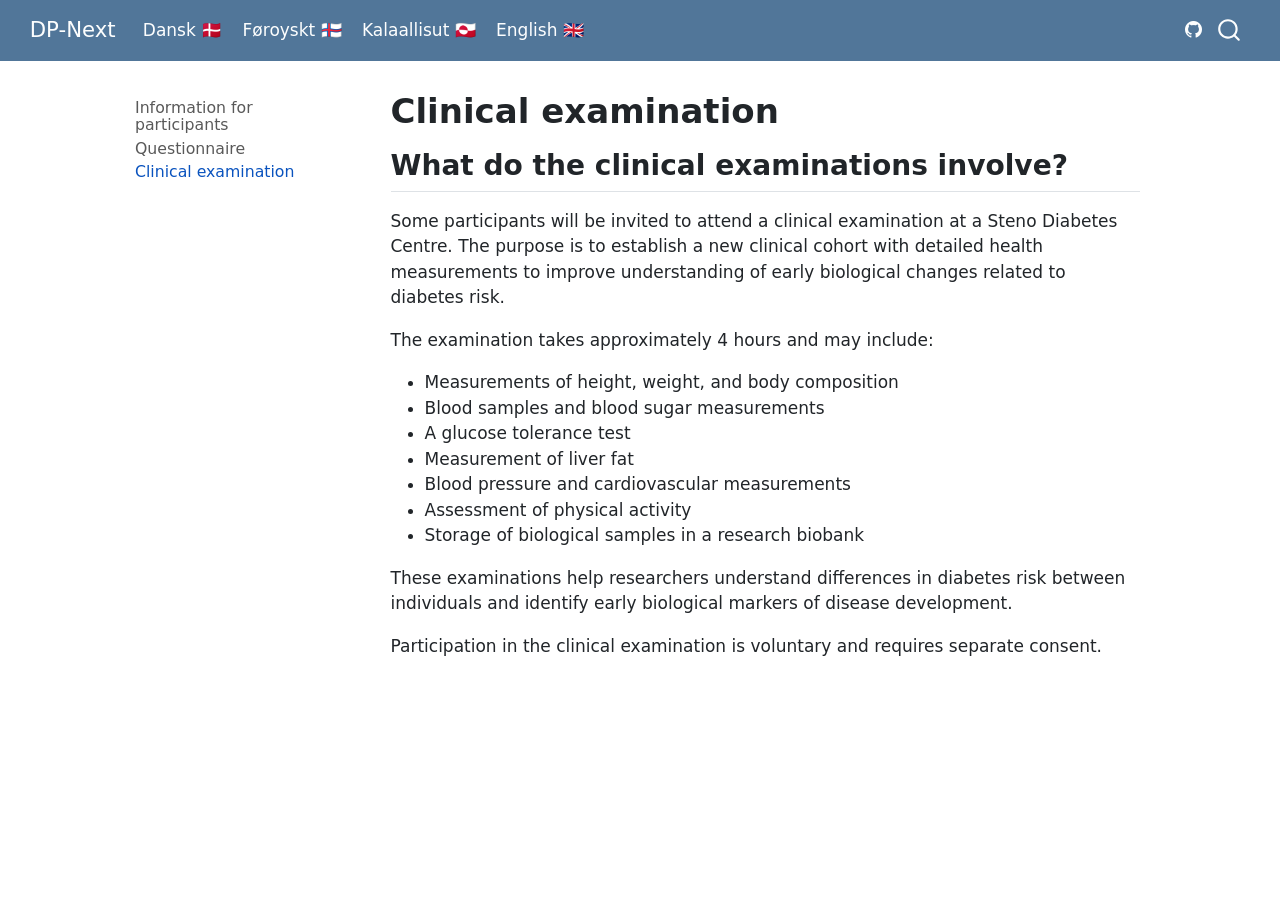
<file: en/participant-clinical.html>
<!DOCTYPE html>
<html xmlns="http://www.w3.org/1999/xhtml" lang="en" xml:lang="en"><head>

<meta charset="utf-8">
<meta name="generator" content="quarto-1.9.38">

<meta name="viewport" content="width=device-width, initial-scale=1.0, user-scalable=yes">


<title>Clinical examination – DP-Next</title>
<style>
/* Default styles provided by pandoc.
** See https://pandoc.org/MANUAL.html#variables-for-html for config info.
*/
code{white-space: pre-wrap;}
span.smallcaps{font-variant: small-caps;}
div.columns{display: flex; gap: min(4vw, 1.5em);}
div.column{flex: auto; overflow-x: auto;}
div.hanging-indent{margin-left: 1.5em; text-indent: -1.5em;}
ul.task-list{list-style: none;}
ul.task-list li input[type="checkbox"] {
  width: 0.8em;
  margin: 0 0.8em 0.2em -1em; /* quarto-specific, see https://github.com/quarto-dev/quarto-cli/issues/4556 */ 
  vertical-align: middle;
}
</style>


<script src="../site_libs/quarto-nav/quarto-nav.js"></script>
<script src="../site_libs/clipboard/clipboard.min.js"></script>
<script src="../site_libs/quarto-search/autocomplete.umd.js"></script>
<script src="../site_libs/quarto-search/fuse.min.js"></script>
<script src="../site_libs/quarto-search/quarto-search.js"></script>
<meta name="quarto:offset" content="../">
<script src="../site_libs/quarto-html/quarto.js" type="module"></script>
<script src="../site_libs/quarto-html/tabsets/tabsets.js" type="module"></script>
<script src="../site_libs/quarto-html/popper.min.js"></script>
<script src="../site_libs/quarto-html/tippy.umd.min.js"></script>
<script src="../site_libs/quarto-html/anchor.min.js"></script>
<link href="../site_libs/quarto-html/tippy.css" rel="stylesheet">
<link href="../site_libs/quarto-html/quarto-syntax-highlighting-15634bcf2e68342d4ad2dfa704d543f6.css" rel="stylesheet" id="quarto-text-highlighting-styles">
<script src="../site_libs/bootstrap/bootstrap.min.js"></script>
<link href="../site_libs/bootstrap/bootstrap-icons.css" rel="stylesheet">
<link href="../site_libs/bootstrap/bootstrap-b9c91b1e117c879de662b9ae260051b4.min.css" rel="stylesheet" append-hash="true" id="quarto-bootstrap" data-mode="light">
<script id="quarto-search-options" type="application/json">{
  "location": "navbar",
  "copy-button": false,
  "collapse-after": 3,
  "panel-placement": "end",
  "type": "overlay",
  "limit": 50,
  "keyboard-shortcut": [
    "f",
    "/",
    "s"
  ],
  "show-item-context": false,
  "language": {
    "search-no-results-text": "No results",
    "search-matching-documents-text": "matching documents",
    "search-copy-link-title": "Copy link to search",
    "search-hide-matches-text": "Hide additional matches",
    "search-more-match-text": "more match in this document",
    "search-more-matches-text": "more matches in this document",
    "search-clear-button-title": "Clear",
    "search-text-placeholder": "",
    "search-detached-cancel-button-title": "Cancel",
    "search-submit-button-title": "Submit",
    "search-label": "Search"
  }
}</script>


</head>

<body class="nav-sidebar floating nav-fixed fullcontent quarto-light">

<div id="quarto-search-results"></div>
  <header id="quarto-header" class="headroom fixed-top">
    <nav class="navbar navbar-expand-lg " data-bs-theme="dark">
      <div class="navbar-container container-fluid">
      <div class="navbar-brand-container mx-auto">
    <a class="navbar-brand" href="../index.html">
    <span class="navbar-title">DP-Next</span>
    </a>
  </div>
            <div id="quarto-search" class="" title="Search"></div>
          <button class="navbar-toggler" type="button" data-bs-toggle="collapse" data-bs-target="#navbarCollapse" aria-controls="navbarCollapse" role="menu" aria-expanded="false" aria-label="Toggle navigation" onclick="if (window.quartoToggleHeadroom) { window.quartoToggleHeadroom(); }">
  <span class="navbar-toggler-icon"></span>
</button>
          <div class="collapse navbar-collapse" id="navbarCollapse">
            <ul class="navbar-nav navbar-nav-scroll me-auto">
  <li class="nav-item">
    <a class="nav-link" href="../da/participant.html"> 
<span class="menu-text">Dansk 🇩🇰</span></a>
  </li>  
  <li class="nav-item">
    <a class="nav-link" href="../fo/participant.html"> 
<span class="menu-text">Føroyskt 🇫🇴</span></a>
  </li>  
  <li class="nav-item">
    <a class="nav-link" href="../kl/participant.html"> 
<span class="menu-text">Kalaallisut 🇬🇱</span></a>
  </li>  
  <li class="nav-item">
    <a class="nav-link active" href="../en/participant.html" aria-current="page"> 
<span class="menu-text">English 🇬🇧</span></a>
  </li>  
</ul>
          </div> <!-- /navcollapse -->
            <div class="quarto-navbar-tools">
    <a href="https://github.com/dp-next/wp3-participants" title="" class="quarto-navigation-tool px-1" aria-label=""><i class="bi bi-github"></i></a>
</div>
      </div> <!-- /container-fluid -->
    </nav>
  <nav class="quarto-secondary-nav">
    <div class="container-fluid d-flex">
      <button type="button" class="quarto-btn-toggle btn" data-bs-toggle="collapse" role="button" data-bs-target=".quarto-sidebar-collapse-item" aria-controls="quarto-sidebar" aria-expanded="false" aria-label="Toggle sidebar navigation" onclick="if (window.quartoToggleHeadroom) { window.quartoToggleHeadroom(); }">
        <i class="bi bi-layout-text-sidebar-reverse"></i>
      </button>
        <nav class="quarto-page-breadcrumbs" aria-label="breadcrumb"><ol class="breadcrumb"><li class="breadcrumb-item"><a href="../en/participant-clinical.html">Clinical examination</a></li></ol></nav>
        <a class="flex-grow-1" role="navigation" data-bs-toggle="collapse" data-bs-target=".quarto-sidebar-collapse-item" aria-controls="quarto-sidebar" aria-expanded="false" aria-label="Toggle sidebar navigation" onclick="if (window.quartoToggleHeadroom) { window.quartoToggleHeadroom(); }">      
        </a>
    </div>
  </nav>
</header>
<!-- content -->
<div id="quarto-content" class="quarto-container page-columns page-rows-contents page-layout-article page-navbar">
<!-- sidebar -->
  <nav id="quarto-sidebar" class="sidebar collapse collapse-horizontal quarto-sidebar-collapse-item sidebar-navigation floating overflow-auto">
    <div class="sidebar-menu-container"> 
    <ul class="list-unstyled mt-1">
        <li class="sidebar-item">
  <div class="sidebar-item-container"> 
  <a href="../en/participant.html" class="sidebar-item-text sidebar-link">
 <span class="menu-text">Information for participants</span></a>
  </div>
</li>
        <li class="sidebar-item">
  <div class="sidebar-item-container"> 
  <a href="../en/participant-questionnaire.html" class="sidebar-item-text sidebar-link">
 <span class="menu-text">Questionnaire</span></a>
  </div>
</li>
        <li class="sidebar-item">
  <div class="sidebar-item-container"> 
  <a href="../en/participant-clinical.html" class="sidebar-item-text sidebar-link active">
 <span class="menu-text">Clinical examination</span></a>
  </div>
</li>
    </ul>
    </div>
</nav>
<div id="quarto-sidebar-glass" class="quarto-sidebar-collapse-item" data-bs-toggle="collapse" data-bs-target=".quarto-sidebar-collapse-item"></div>
<!-- margin-sidebar -->
    
<!-- main -->
<main class="content" id="quarto-document-content">

<header id="title-block-header" class="quarto-title-block default">
<div class="quarto-title">
<h1 class="title">Clinical examination</h1>
</div>



<div class="quarto-title-meta">

    
  
    
  </div>
  


</header>


<section id="what-do-the-clinical-examinations-involve" class="level2">
<h2 class="anchored" data-anchor-id="what-do-the-clinical-examinations-involve">What do the clinical examinations involve?</h2>
<p>Some participants will be invited to attend a clinical examination at a Steno Diabetes Centre. The purpose is to establish a new clinical cohort with detailed health measurements to improve understanding of early biological changes related to diabetes risk.</p>
<p>The examination takes approximately 4 hours and may include:</p>
<ul>
<li>Measurements of height, weight, and body composition</li>
<li>Blood samples and blood sugar measurements</li>
<li>A glucose tolerance test</li>
<li>Measurement of liver fat</li>
<li>Blood pressure and cardiovascular measurements</li>
<li>Assessment of physical activity</li>
<li>Storage of biological samples in a research biobank</li>
</ul>
<p>These examinations help researchers understand differences in diabetes risk between individuals and identify early biological markers of disease development.</p>
<p>Participation in the clinical examination is voluntary and requires separate consent.</p>


</section>

</main> <!-- /main -->
<script id="quarto-html-after-body" type="application/javascript">
  window.document.addEventListener("DOMContentLoaded", function (event) {
    const icon = "";
    const anchorJS = new window.AnchorJS();
    anchorJS.options = {
      placement: 'right',
      icon: icon
    };
    anchorJS.add('.anchored');
    const isCodeAnnotation = (el) => {
      for (const clz of el.classList) {
        if (clz.startsWith('code-annotation-')) {                     
          return true;
        }
      }
      return false;
    }
    const onCopySuccess = function(e) {
      // button target
      const button = e.trigger;
      // don't keep focus
      button.blur();
      // flash "checked"
      button.classList.add('code-copy-button-checked');
      var currentTitle = button.getAttribute("title");
      button.setAttribute("title", "Copied!");
      let tooltip;
      if (window.bootstrap) {
        button.setAttribute("data-bs-toggle", "tooltip");
        button.setAttribute("data-bs-placement", "left");
        button.setAttribute("data-bs-title", "Copied!");
        tooltip = new bootstrap.Tooltip(button, 
          { trigger: "manual", 
            customClass: "code-copy-button-tooltip",
            offset: [0, -8]});
        tooltip.show();    
      }
      setTimeout(function() {
        if (tooltip) {
          tooltip.hide();
          button.removeAttribute("data-bs-title");
          button.removeAttribute("data-bs-toggle");
          button.removeAttribute("data-bs-placement");
        }
        button.setAttribute("title", currentTitle);
        button.classList.remove('code-copy-button-checked');
      }, 1000);
      // clear code selection
      e.clearSelection();
    }
    const getTextToCopy = function(trigger) {
      const outerScaffold = trigger.parentElement.cloneNode(true);
      const codeEl = outerScaffold.querySelector('code');
      for (const childEl of codeEl.children) {
        if (isCodeAnnotation(childEl)) {
          childEl.remove();
        }
      }
      return codeEl.innerText;
    }
    const clipboard = new window.ClipboardJS('.code-copy-button:not([data-in-quarto-modal])', {
      text: getTextToCopy
    });
    clipboard.on('success', onCopySuccess);
    if (window.document.getElementById('quarto-embedded-source-code-modal')) {
      const clipboardModal = new window.ClipboardJS('.code-copy-button[data-in-quarto-modal]', {
        text: getTextToCopy,
        container: window.document.getElementById('quarto-embedded-source-code-modal')
      });
      clipboardModal.on('success', onCopySuccess);
    }
      var localhostRegex = new RegExp(/^(?:http|https):\/\/localhost\:?[0-9]*\//);
      var mailtoRegex = new RegExp(/^mailto:/);
        var filterRegex = new RegExp("https:\/\/dp-next\.github\.io\/wp3-participants\/");
      var isInternal = (href) => {
          return filterRegex.test(href) || localhostRegex.test(href) || mailtoRegex.test(href);
      }
      // Inspect non-navigation links and adorn them if external
     var links = window.document.querySelectorAll('a[href]:not(.nav-link):not(.navbar-brand):not(.toc-action):not(.sidebar-link):not(.sidebar-item-toggle):not(.pagination-link):not(.no-external):not([aria-hidden]):not(.dropdown-item):not(.quarto-navigation-tool):not(.about-link)');
      for (var i=0; i<links.length; i++) {
        const link = links[i];
        if (!isInternal(link.href)) {
          // undo the damage that might have been done by quarto-nav.js in the case of
          // links that we want to consider external
          if (link.dataset.originalHref !== undefined) {
            link.href = link.dataset.originalHref;
          }
        }
      }
    function tippyHover(el, contentFn, onTriggerFn, onUntriggerFn) {
      const config = {
        allowHTML: true,
        maxWidth: 500,
        delay: 100,
        arrow: false,
        appendTo: function(el) {
            return el.parentElement;
        },
        interactive: true,
        interactiveBorder: 10,
        theme: 'quarto',
        placement: 'bottom-start',
      };
      if (contentFn) {
        config.content = contentFn;
      }
      if (onTriggerFn) {
        config.onTrigger = onTriggerFn;
      }
      if (onUntriggerFn) {
        config.onUntrigger = onUntriggerFn;
      }
      window.tippy(el, config); 
    }
    const noterefs = window.document.querySelectorAll('a[role="doc-noteref"]');
    for (var i=0; i<noterefs.length; i++) {
      const ref = noterefs[i];
      tippyHover(ref, function() {
        // use id or data attribute instead here
        let href = ref.getAttribute('data-footnote-href') || ref.getAttribute('href');
        try { href = new URL(href).hash; } catch {}
        const id = href.replace(/^#\/?/, "");
        const note = window.document.getElementById(id);
        if (note) {
          return note.innerHTML;
        } else {
          return "";
        }
      });
    }
    const xrefs = window.document.querySelectorAll('a.quarto-xref');
    const processXRef = (id, note) => {
      // Strip column container classes
      const stripColumnClz = (el) => {
        el.classList.remove("page-full", "page-columns");
        if (el.children) {
          for (const child of el.children) {
            stripColumnClz(child);
          }
        }
      }
      stripColumnClz(note)
      if (id === null || id.startsWith('sec-')) {
        // Special case sections, only their first couple elements
        const container = document.createElement("div");
        if (note.children && note.children.length > 2) {
          container.appendChild(note.children[0].cloneNode(true));
          for (let i = 1; i < note.children.length; i++) {
            const child = note.children[i];
            if (child.tagName === "P" && child.innerText === "") {
              continue;
            } else {
              container.appendChild(child.cloneNode(true));
              break;
            }
          }
          if (window.Quarto?.typesetMath) {
            window.Quarto.typesetMath(container);
          }
          return container.innerHTML
        } else {
          if (window.Quarto?.typesetMath) {
            window.Quarto.typesetMath(note);
          }
          return note.innerHTML;
        }
      } else {
        // Remove any anchor links if they are present
        const anchorLink = note.querySelector('a.anchorjs-link');
        if (anchorLink) {
          anchorLink.remove();
        }
        if (window.Quarto?.typesetMath) {
          window.Quarto.typesetMath(note);
        }
        if (note.classList.contains("callout")) {
          return note.outerHTML;
        } else {
          return note.innerHTML;
        }
      }
    }
    for (var i=0; i<xrefs.length; i++) {
      const xref = xrefs[i];
      tippyHover(xref, undefined, function(instance) {
        instance.disable();
        let url = xref.getAttribute('href');
        let hash = undefined; 
        if (url.startsWith('#')) {
          hash = url;
        } else {
          try { hash = new URL(url).hash; } catch {}
        }
        if (hash) {
          const id = hash.replace(/^#\/?/, "");
          const note = window.document.getElementById(id);
          if (note !== null) {
            try {
              const html = processXRef(id, note.cloneNode(true));
              instance.setContent(html);
            } finally {
              instance.enable();
              instance.show();
            }
          } else {
            // See if we can fetch this
            fetch(url.split('#')[0])
            .then(res => res.text())
            .then(html => {
              const parser = new DOMParser();
              const htmlDoc = parser.parseFromString(html, "text/html");
              const note = htmlDoc.getElementById(id);
              if (note !== null) {
                const html = processXRef(id, note);
                instance.setContent(html);
              } 
            }).finally(() => {
              instance.enable();
              instance.show();
            });
          }
        } else {
          // See if we can fetch a full url (with no hash to target)
          // This is a special case and we should probably do some content thinning / targeting
          fetch(url)
          .then(res => res.text())
          .then(html => {
            const parser = new DOMParser();
            const htmlDoc = parser.parseFromString(html, "text/html");
            const note = htmlDoc.querySelector('main.content');
            if (note !== null) {
              // This should only happen for chapter cross references
              // (since there is no id in the URL)
              // remove the first header
              if (note.children.length > 0 && note.children[0].tagName === "HEADER") {
                note.children[0].remove();
              }
              const html = processXRef(null, note);
              instance.setContent(html);
            } 
          }).finally(() => {
            instance.enable();
            instance.show();
          });
        }
      }, function(instance) {
      });
    }
        let selectedAnnoteEl;
        const selectorForAnnotation = ( cell, annotation) => {
          let cellAttr = 'data-code-cell="' + cell + '"';
          let lineAttr = 'data-code-annotation="' +  annotation + '"';
          const selector = 'span[' + cellAttr + '][' + lineAttr + ']';
          return selector;
        }
        const selectCodeLines = (annoteEl) => {
          const doc = window.document;
          const targetCell = annoteEl.getAttribute("data-target-cell");
          const targetAnnotation = annoteEl.getAttribute("data-target-annotation");
          const annoteSpan = window.document.querySelector(selectorForAnnotation(targetCell, targetAnnotation));
          const lines = annoteSpan.getAttribute("data-code-lines").split(",");
          const lineIds = lines.map((line) => {
            return targetCell + "-" + line;
          })
          let top = null;
          let height = null;
          let parent = null;
          if (lineIds.length > 0) {
              //compute the position of the single el (top and bottom and make a div)
              const el = window.document.getElementById(lineIds[0]);
              top = el.offsetTop;
              height = el.offsetHeight;
              parent = el.parentElement.parentElement;
            if (lineIds.length > 1) {
              const lastEl = window.document.getElementById(lineIds[lineIds.length - 1]);
              const bottom = lastEl.offsetTop + lastEl.offsetHeight;
              height = bottom - top;
            }
            if (top !== null && height !== null && parent !== null) {
              // cook up a div (if necessary) and position it 
              let div = window.document.getElementById("code-annotation-line-highlight");
              if (div === null) {
                div = window.document.createElement("div");
                div.setAttribute("id", "code-annotation-line-highlight");
                div.style.position = 'absolute';
                parent.appendChild(div);
              }
              div.style.top = top - 2 + "px";
              div.style.height = height + 4 + "px";
              div.style.left = 0;
              let gutterDiv = window.document.getElementById("code-annotation-line-highlight-gutter");
              if (gutterDiv === null) {
                gutterDiv = window.document.createElement("div");
                gutterDiv.setAttribute("id", "code-annotation-line-highlight-gutter");
                gutterDiv.style.position = 'absolute';
                const codeCell = window.document.getElementById(targetCell);
                const gutter = codeCell.querySelector('.code-annotation-gutter');
                gutter.appendChild(gutterDiv);
              }
              gutterDiv.style.top = top - 2 + "px";
              gutterDiv.style.height = height + 4 + "px";
            }
            selectedAnnoteEl = annoteEl;
          }
        };
        const unselectCodeLines = () => {
          const elementsIds = ["code-annotation-line-highlight", "code-annotation-line-highlight-gutter"];
          elementsIds.forEach((elId) => {
            const div = window.document.getElementById(elId);
            if (div) {
              div.remove();
            }
          });
          selectedAnnoteEl = undefined;
        };
          // Handle positioning of the toggle
      window.addEventListener(
        "resize",
        throttle(() => {
          elRect = undefined;
          if (selectedAnnoteEl) {
            selectCodeLines(selectedAnnoteEl);
          }
        }, 10)
      );
      function throttle(fn, ms) {
      let throttle = false;
      let timer;
        return (...args) => {
          if(!throttle) { // first call gets through
              fn.apply(this, args);
              throttle = true;
          } else { // all the others get throttled
              if(timer) clearTimeout(timer); // cancel #2
              timer = setTimeout(() => {
                fn.apply(this, args);
                timer = throttle = false;
              }, ms);
          }
        };
      }
        // Attach click handler to the DT
        const annoteDls = window.document.querySelectorAll('dt[data-target-cell]');
        for (const annoteDlNode of annoteDls) {
          annoteDlNode.addEventListener('click', (event) => {
            const clickedEl = event.target;
            if (clickedEl !== selectedAnnoteEl) {
              unselectCodeLines();
              const activeEl = window.document.querySelector('dt[data-target-cell].code-annotation-active');
              if (activeEl) {
                activeEl.classList.remove('code-annotation-active');
              }
              selectCodeLines(clickedEl);
              clickedEl.classList.add('code-annotation-active');
            } else {
              // Unselect the line
              unselectCodeLines();
              clickedEl.classList.remove('code-annotation-active');
            }
          });
        }
    const findCites = (el) => {
      const parentEl = el.parentElement;
      if (parentEl) {
        const cites = parentEl.dataset.cites;
        if (cites) {
          return {
            el,
            cites: cites.split(' ')
          };
        } else {
          return findCites(el.parentElement)
        }
      } else {
        return undefined;
      }
    };
    var bibliorefs = window.document.querySelectorAll('a[role="doc-biblioref"]');
    for (var i=0; i<bibliorefs.length; i++) {
      const ref = bibliorefs[i];
      const citeInfo = findCites(ref);
      if (citeInfo) {
        tippyHover(citeInfo.el, function() {
          var popup = window.document.createElement('div');
          citeInfo.cites.forEach(function(cite) {
            var citeDiv = window.document.createElement('div');
            citeDiv.classList.add('hanging-indent');
            citeDiv.classList.add('csl-entry');
            var biblioDiv = window.document.getElementById('ref-' + cite);
            if (biblioDiv) {
              citeDiv.innerHTML = biblioDiv.innerHTML;
            }
            popup.appendChild(citeDiv);
          });
          return popup.innerHTML;
        });
      }
    }
  });
  </script>
</div> <!-- /content -->




</body></html>
</file>
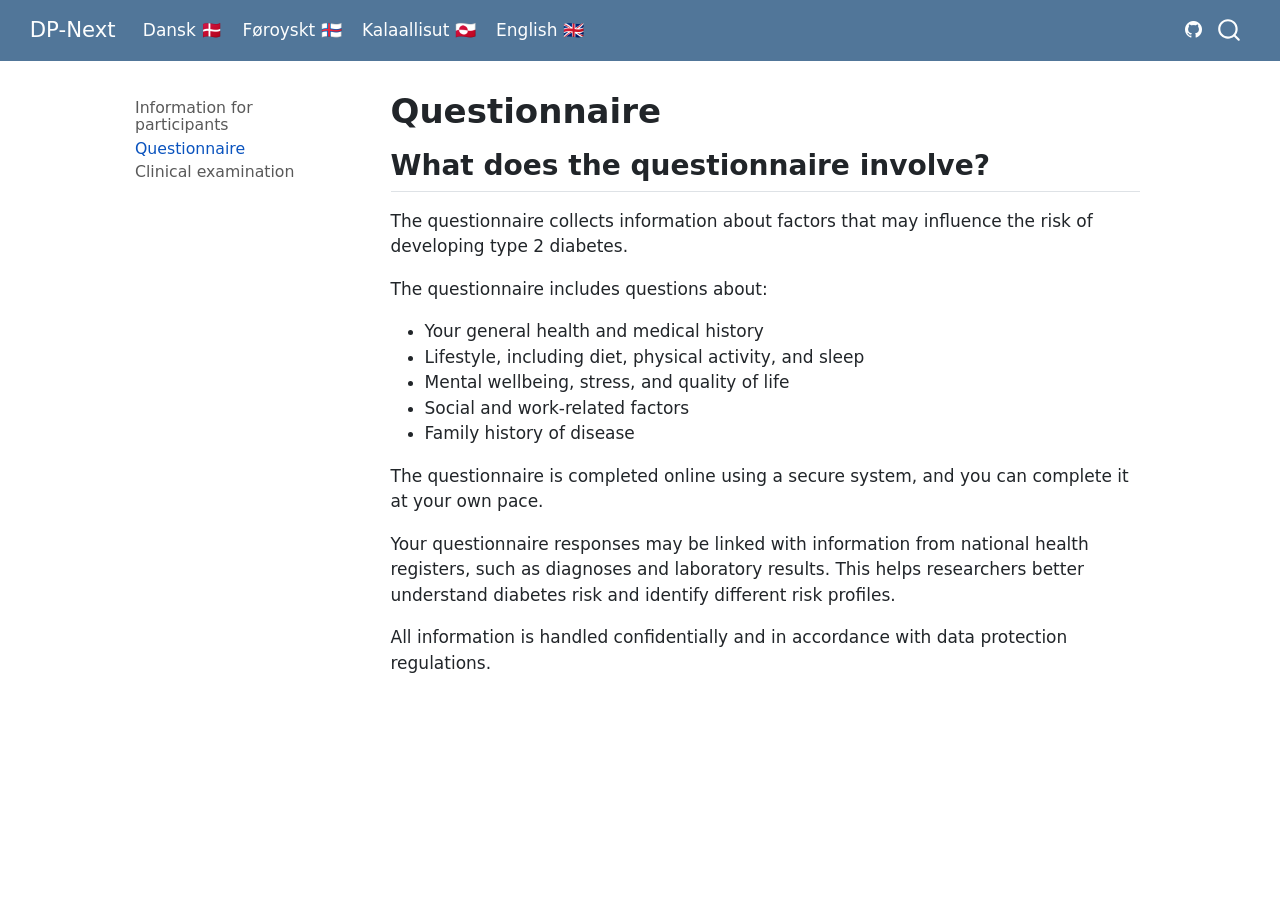
<file: en/participant-questionnaire.html>
<!DOCTYPE html>
<html xmlns="http://www.w3.org/1999/xhtml" lang="en" xml:lang="en"><head>

<meta charset="utf-8">
<meta name="generator" content="quarto-1.9.38">

<meta name="viewport" content="width=device-width, initial-scale=1.0, user-scalable=yes">


<title>Questionnaire – DP-Next</title>
<style>
/* Default styles provided by pandoc.
** See https://pandoc.org/MANUAL.html#variables-for-html for config info.
*/
code{white-space: pre-wrap;}
span.smallcaps{font-variant: small-caps;}
div.columns{display: flex; gap: min(4vw, 1.5em);}
div.column{flex: auto; overflow-x: auto;}
div.hanging-indent{margin-left: 1.5em; text-indent: -1.5em;}
ul.task-list{list-style: none;}
ul.task-list li input[type="checkbox"] {
  width: 0.8em;
  margin: 0 0.8em 0.2em -1em; /* quarto-specific, see https://github.com/quarto-dev/quarto-cli/issues/4556 */ 
  vertical-align: middle;
}
</style>


<script src="../site_libs/quarto-nav/quarto-nav.js"></script>
<script src="../site_libs/clipboard/clipboard.min.js"></script>
<script src="../site_libs/quarto-search/autocomplete.umd.js"></script>
<script src="../site_libs/quarto-search/fuse.min.js"></script>
<script src="../site_libs/quarto-search/quarto-search.js"></script>
<meta name="quarto:offset" content="../">
<script src="../site_libs/quarto-html/quarto.js" type="module"></script>
<script src="../site_libs/quarto-html/tabsets/tabsets.js" type="module"></script>
<script src="../site_libs/quarto-html/popper.min.js"></script>
<script src="../site_libs/quarto-html/tippy.umd.min.js"></script>
<script src="../site_libs/quarto-html/anchor.min.js"></script>
<link href="../site_libs/quarto-html/tippy.css" rel="stylesheet">
<link href="../site_libs/quarto-html/quarto-syntax-highlighting-15634bcf2e68342d4ad2dfa704d543f6.css" rel="stylesheet" id="quarto-text-highlighting-styles">
<script src="../site_libs/bootstrap/bootstrap.min.js"></script>
<link href="../site_libs/bootstrap/bootstrap-icons.css" rel="stylesheet">
<link href="../site_libs/bootstrap/bootstrap-b9c91b1e117c879de662b9ae260051b4.min.css" rel="stylesheet" append-hash="true" id="quarto-bootstrap" data-mode="light">
<script id="quarto-search-options" type="application/json">{
  "location": "navbar",
  "copy-button": false,
  "collapse-after": 3,
  "panel-placement": "end",
  "type": "overlay",
  "limit": 50,
  "keyboard-shortcut": [
    "f",
    "/",
    "s"
  ],
  "show-item-context": false,
  "language": {
    "search-no-results-text": "No results",
    "search-matching-documents-text": "matching documents",
    "search-copy-link-title": "Copy link to search",
    "search-hide-matches-text": "Hide additional matches",
    "search-more-match-text": "more match in this document",
    "search-more-matches-text": "more matches in this document",
    "search-clear-button-title": "Clear",
    "search-text-placeholder": "",
    "search-detached-cancel-button-title": "Cancel",
    "search-submit-button-title": "Submit",
    "search-label": "Search"
  }
}</script>


</head>

<body class="nav-sidebar floating nav-fixed fullcontent quarto-light">

<div id="quarto-search-results"></div>
  <header id="quarto-header" class="headroom fixed-top">
    <nav class="navbar navbar-expand-lg " data-bs-theme="dark">
      <div class="navbar-container container-fluid">
      <div class="navbar-brand-container mx-auto">
    <a class="navbar-brand" href="../index.html">
    <span class="navbar-title">DP-Next</span>
    </a>
  </div>
            <div id="quarto-search" class="" title="Search"></div>
          <button class="navbar-toggler" type="button" data-bs-toggle="collapse" data-bs-target="#navbarCollapse" aria-controls="navbarCollapse" role="menu" aria-expanded="false" aria-label="Toggle navigation" onclick="if (window.quartoToggleHeadroom) { window.quartoToggleHeadroom(); }">
  <span class="navbar-toggler-icon"></span>
</button>
          <div class="collapse navbar-collapse" id="navbarCollapse">
            <ul class="navbar-nav navbar-nav-scroll me-auto">
  <li class="nav-item">
    <a class="nav-link" href="../da/participant.html"> 
<span class="menu-text">Dansk 🇩🇰</span></a>
  </li>  
  <li class="nav-item">
    <a class="nav-link" href="../fo/participant.html"> 
<span class="menu-text">Føroyskt 🇫🇴</span></a>
  </li>  
  <li class="nav-item">
    <a class="nav-link" href="../kl/participant.html"> 
<span class="menu-text">Kalaallisut 🇬🇱</span></a>
  </li>  
  <li class="nav-item">
    <a class="nav-link active" href="../en/participant.html" aria-current="page"> 
<span class="menu-text">English 🇬🇧</span></a>
  </li>  
</ul>
          </div> <!-- /navcollapse -->
            <div class="quarto-navbar-tools">
    <a href="https://github.com/dp-next/wp3-participants" title="" class="quarto-navigation-tool px-1" aria-label=""><i class="bi bi-github"></i></a>
</div>
      </div> <!-- /container-fluid -->
    </nav>
  <nav class="quarto-secondary-nav">
    <div class="container-fluid d-flex">
      <button type="button" class="quarto-btn-toggle btn" data-bs-toggle="collapse" role="button" data-bs-target=".quarto-sidebar-collapse-item" aria-controls="quarto-sidebar" aria-expanded="false" aria-label="Toggle sidebar navigation" onclick="if (window.quartoToggleHeadroom) { window.quartoToggleHeadroom(); }">
        <i class="bi bi-layout-text-sidebar-reverse"></i>
      </button>
        <nav class="quarto-page-breadcrumbs" aria-label="breadcrumb"><ol class="breadcrumb"><li class="breadcrumb-item"><a href="../en/participant-questionnaire.html">Questionnaire</a></li></ol></nav>
        <a class="flex-grow-1" role="navigation" data-bs-toggle="collapse" data-bs-target=".quarto-sidebar-collapse-item" aria-controls="quarto-sidebar" aria-expanded="false" aria-label="Toggle sidebar navigation" onclick="if (window.quartoToggleHeadroom) { window.quartoToggleHeadroom(); }">      
        </a>
    </div>
  </nav>
</header>
<!-- content -->
<div id="quarto-content" class="quarto-container page-columns page-rows-contents page-layout-article page-navbar">
<!-- sidebar -->
  <nav id="quarto-sidebar" class="sidebar collapse collapse-horizontal quarto-sidebar-collapse-item sidebar-navigation floating overflow-auto">
    <div class="sidebar-menu-container"> 
    <ul class="list-unstyled mt-1">
        <li class="sidebar-item">
  <div class="sidebar-item-container"> 
  <a href="../en/participant.html" class="sidebar-item-text sidebar-link">
 <span class="menu-text">Information for participants</span></a>
  </div>
</li>
        <li class="sidebar-item">
  <div class="sidebar-item-container"> 
  <a href="../en/participant-questionnaire.html" class="sidebar-item-text sidebar-link active">
 <span class="menu-text">Questionnaire</span></a>
  </div>
</li>
        <li class="sidebar-item">
  <div class="sidebar-item-container"> 
  <a href="../en/participant-clinical.html" class="sidebar-item-text sidebar-link">
 <span class="menu-text">Clinical examination</span></a>
  </div>
</li>
    </ul>
    </div>
</nav>
<div id="quarto-sidebar-glass" class="quarto-sidebar-collapse-item" data-bs-toggle="collapse" data-bs-target=".quarto-sidebar-collapse-item"></div>
<!-- margin-sidebar -->
    
<!-- main -->
<main class="content" id="quarto-document-content">

<header id="title-block-header" class="quarto-title-block default">
<div class="quarto-title">
<h1 class="title">Questionnaire</h1>
</div>



<div class="quarto-title-meta">

    
  
    
  </div>
  


</header>


<section id="what-does-the-questionnaire-involve" class="level2">
<h2 class="anchored" data-anchor-id="what-does-the-questionnaire-involve">What does the questionnaire involve?</h2>
<p>The questionnaire collects information about factors that may influence the risk of developing type 2 diabetes.</p>
<p>The questionnaire includes questions about:</p>
<ul>
<li>Your general health and medical history</li>
<li>Lifestyle, including diet, physical activity, and sleep</li>
<li>Mental wellbeing, stress, and quality of life</li>
<li>Social and work-related factors</li>
<li>Family history of disease</li>
</ul>
<p>The questionnaire is completed online using a secure system, and you can complete it at your own pace.</p>
<p>Your questionnaire responses may be linked with information from national health registers, such as diagnoses and laboratory results. This helps researchers better understand diabetes risk and identify different risk profiles.</p>
<p>All information is handled confidentially and in accordance with data protection regulations.</p>


</section>

</main> <!-- /main -->
<script id="quarto-html-after-body" type="application/javascript">
  window.document.addEventListener("DOMContentLoaded", function (event) {
    const icon = "";
    const anchorJS = new window.AnchorJS();
    anchorJS.options = {
      placement: 'right',
      icon: icon
    };
    anchorJS.add('.anchored');
    const isCodeAnnotation = (el) => {
      for (const clz of el.classList) {
        if (clz.startsWith('code-annotation-')) {                     
          return true;
        }
      }
      return false;
    }
    const onCopySuccess = function(e) {
      // button target
      const button = e.trigger;
      // don't keep focus
      button.blur();
      // flash "checked"
      button.classList.add('code-copy-button-checked');
      var currentTitle = button.getAttribute("title");
      button.setAttribute("title", "Copied!");
      let tooltip;
      if (window.bootstrap) {
        button.setAttribute("data-bs-toggle", "tooltip");
        button.setAttribute("data-bs-placement", "left");
        button.setAttribute("data-bs-title", "Copied!");
        tooltip = new bootstrap.Tooltip(button, 
          { trigger: "manual", 
            customClass: "code-copy-button-tooltip",
            offset: [0, -8]});
        tooltip.show();    
      }
      setTimeout(function() {
        if (tooltip) {
          tooltip.hide();
          button.removeAttribute("data-bs-title");
          button.removeAttribute("data-bs-toggle");
          button.removeAttribute("data-bs-placement");
        }
        button.setAttribute("title", currentTitle);
        button.classList.remove('code-copy-button-checked');
      }, 1000);
      // clear code selection
      e.clearSelection();
    }
    const getTextToCopy = function(trigger) {
      const outerScaffold = trigger.parentElement.cloneNode(true);
      const codeEl = outerScaffold.querySelector('code');
      for (const childEl of codeEl.children) {
        if (isCodeAnnotation(childEl)) {
          childEl.remove();
        }
      }
      return codeEl.innerText;
    }
    const clipboard = new window.ClipboardJS('.code-copy-button:not([data-in-quarto-modal])', {
      text: getTextToCopy
    });
    clipboard.on('success', onCopySuccess);
    if (window.document.getElementById('quarto-embedded-source-code-modal')) {
      const clipboardModal = new window.ClipboardJS('.code-copy-button[data-in-quarto-modal]', {
        text: getTextToCopy,
        container: window.document.getElementById('quarto-embedded-source-code-modal')
      });
      clipboardModal.on('success', onCopySuccess);
    }
      var localhostRegex = new RegExp(/^(?:http|https):\/\/localhost\:?[0-9]*\//);
      var mailtoRegex = new RegExp(/^mailto:/);
        var filterRegex = new RegExp("https:\/\/dp-next\.github\.io\/wp3-participants\/");
      var isInternal = (href) => {
          return filterRegex.test(href) || localhostRegex.test(href) || mailtoRegex.test(href);
      }
      // Inspect non-navigation links and adorn them if external
     var links = window.document.querySelectorAll('a[href]:not(.nav-link):not(.navbar-brand):not(.toc-action):not(.sidebar-link):not(.sidebar-item-toggle):not(.pagination-link):not(.no-external):not([aria-hidden]):not(.dropdown-item):not(.quarto-navigation-tool):not(.about-link)');
      for (var i=0; i<links.length; i++) {
        const link = links[i];
        if (!isInternal(link.href)) {
          // undo the damage that might have been done by quarto-nav.js in the case of
          // links that we want to consider external
          if (link.dataset.originalHref !== undefined) {
            link.href = link.dataset.originalHref;
          }
        }
      }
    function tippyHover(el, contentFn, onTriggerFn, onUntriggerFn) {
      const config = {
        allowHTML: true,
        maxWidth: 500,
        delay: 100,
        arrow: false,
        appendTo: function(el) {
            return el.parentElement;
        },
        interactive: true,
        interactiveBorder: 10,
        theme: 'quarto',
        placement: 'bottom-start',
      };
      if (contentFn) {
        config.content = contentFn;
      }
      if (onTriggerFn) {
        config.onTrigger = onTriggerFn;
      }
      if (onUntriggerFn) {
        config.onUntrigger = onUntriggerFn;
      }
      window.tippy(el, config); 
    }
    const noterefs = window.document.querySelectorAll('a[role="doc-noteref"]');
    for (var i=0; i<noterefs.length; i++) {
      const ref = noterefs[i];
      tippyHover(ref, function() {
        // use id or data attribute instead here
        let href = ref.getAttribute('data-footnote-href') || ref.getAttribute('href');
        try { href = new URL(href).hash; } catch {}
        const id = href.replace(/^#\/?/, "");
        const note = window.document.getElementById(id);
        if (note) {
          return note.innerHTML;
        } else {
          return "";
        }
      });
    }
    const xrefs = window.document.querySelectorAll('a.quarto-xref');
    const processXRef = (id, note) => {
      // Strip column container classes
      const stripColumnClz = (el) => {
        el.classList.remove("page-full", "page-columns");
        if (el.children) {
          for (const child of el.children) {
            stripColumnClz(child);
          }
        }
      }
      stripColumnClz(note)
      if (id === null || id.startsWith('sec-')) {
        // Special case sections, only their first couple elements
        const container = document.createElement("div");
        if (note.children && note.children.length > 2) {
          container.appendChild(note.children[0].cloneNode(true));
          for (let i = 1; i < note.children.length; i++) {
            const child = note.children[i];
            if (child.tagName === "P" && child.innerText === "") {
              continue;
            } else {
              container.appendChild(child.cloneNode(true));
              break;
            }
          }
          if (window.Quarto?.typesetMath) {
            window.Quarto.typesetMath(container);
          }
          return container.innerHTML
        } else {
          if (window.Quarto?.typesetMath) {
            window.Quarto.typesetMath(note);
          }
          return note.innerHTML;
        }
      } else {
        // Remove any anchor links if they are present
        const anchorLink = note.querySelector('a.anchorjs-link');
        if (anchorLink) {
          anchorLink.remove();
        }
        if (window.Quarto?.typesetMath) {
          window.Quarto.typesetMath(note);
        }
        if (note.classList.contains("callout")) {
          return note.outerHTML;
        } else {
          return note.innerHTML;
        }
      }
    }
    for (var i=0; i<xrefs.length; i++) {
      const xref = xrefs[i];
      tippyHover(xref, undefined, function(instance) {
        instance.disable();
        let url = xref.getAttribute('href');
        let hash = undefined; 
        if (url.startsWith('#')) {
          hash = url;
        } else {
          try { hash = new URL(url).hash; } catch {}
        }
        if (hash) {
          const id = hash.replace(/^#\/?/, "");
          const note = window.document.getElementById(id);
          if (note !== null) {
            try {
              const html = processXRef(id, note.cloneNode(true));
              instance.setContent(html);
            } finally {
              instance.enable();
              instance.show();
            }
          } else {
            // See if we can fetch this
            fetch(url.split('#')[0])
            .then(res => res.text())
            .then(html => {
              const parser = new DOMParser();
              const htmlDoc = parser.parseFromString(html, "text/html");
              const note = htmlDoc.getElementById(id);
              if (note !== null) {
                const html = processXRef(id, note);
                instance.setContent(html);
              } 
            }).finally(() => {
              instance.enable();
              instance.show();
            });
          }
        } else {
          // See if we can fetch a full url (with no hash to target)
          // This is a special case and we should probably do some content thinning / targeting
          fetch(url)
          .then(res => res.text())
          .then(html => {
            const parser = new DOMParser();
            const htmlDoc = parser.parseFromString(html, "text/html");
            const note = htmlDoc.querySelector('main.content');
            if (note !== null) {
              // This should only happen for chapter cross references
              // (since there is no id in the URL)
              // remove the first header
              if (note.children.length > 0 && note.children[0].tagName === "HEADER") {
                note.children[0].remove();
              }
              const html = processXRef(null, note);
              instance.setContent(html);
            } 
          }).finally(() => {
            instance.enable();
            instance.show();
          });
        }
      }, function(instance) {
      });
    }
        let selectedAnnoteEl;
        const selectorForAnnotation = ( cell, annotation) => {
          let cellAttr = 'data-code-cell="' + cell + '"';
          let lineAttr = 'data-code-annotation="' +  annotation + '"';
          const selector = 'span[' + cellAttr + '][' + lineAttr + ']';
          return selector;
        }
        const selectCodeLines = (annoteEl) => {
          const doc = window.document;
          const targetCell = annoteEl.getAttribute("data-target-cell");
          const targetAnnotation = annoteEl.getAttribute("data-target-annotation");
          const annoteSpan = window.document.querySelector(selectorForAnnotation(targetCell, targetAnnotation));
          const lines = annoteSpan.getAttribute("data-code-lines").split(",");
          const lineIds = lines.map((line) => {
            return targetCell + "-" + line;
          })
          let top = null;
          let height = null;
          let parent = null;
          if (lineIds.length > 0) {
              //compute the position of the single el (top and bottom and make a div)
              const el = window.document.getElementById(lineIds[0]);
              top = el.offsetTop;
              height = el.offsetHeight;
              parent = el.parentElement.parentElement;
            if (lineIds.length > 1) {
              const lastEl = window.document.getElementById(lineIds[lineIds.length - 1]);
              const bottom = lastEl.offsetTop + lastEl.offsetHeight;
              height = bottom - top;
            }
            if (top !== null && height !== null && parent !== null) {
              // cook up a div (if necessary) and position it 
              let div = window.document.getElementById("code-annotation-line-highlight");
              if (div === null) {
                div = window.document.createElement("div");
                div.setAttribute("id", "code-annotation-line-highlight");
                div.style.position = 'absolute';
                parent.appendChild(div);
              }
              div.style.top = top - 2 + "px";
              div.style.height = height + 4 + "px";
              div.style.left = 0;
              let gutterDiv = window.document.getElementById("code-annotation-line-highlight-gutter");
              if (gutterDiv === null) {
                gutterDiv = window.document.createElement("div");
                gutterDiv.setAttribute("id", "code-annotation-line-highlight-gutter");
                gutterDiv.style.position = 'absolute';
                const codeCell = window.document.getElementById(targetCell);
                const gutter = codeCell.querySelector('.code-annotation-gutter');
                gutter.appendChild(gutterDiv);
              }
              gutterDiv.style.top = top - 2 + "px";
              gutterDiv.style.height = height + 4 + "px";
            }
            selectedAnnoteEl = annoteEl;
          }
        };
        const unselectCodeLines = () => {
          const elementsIds = ["code-annotation-line-highlight", "code-annotation-line-highlight-gutter"];
          elementsIds.forEach((elId) => {
            const div = window.document.getElementById(elId);
            if (div) {
              div.remove();
            }
          });
          selectedAnnoteEl = undefined;
        };
          // Handle positioning of the toggle
      window.addEventListener(
        "resize",
        throttle(() => {
          elRect = undefined;
          if (selectedAnnoteEl) {
            selectCodeLines(selectedAnnoteEl);
          }
        }, 10)
      );
      function throttle(fn, ms) {
      let throttle = false;
      let timer;
        return (...args) => {
          if(!throttle) { // first call gets through
              fn.apply(this, args);
              throttle = true;
          } else { // all the others get throttled
              if(timer) clearTimeout(timer); // cancel #2
              timer = setTimeout(() => {
                fn.apply(this, args);
                timer = throttle = false;
              }, ms);
          }
        };
      }
        // Attach click handler to the DT
        const annoteDls = window.document.querySelectorAll('dt[data-target-cell]');
        for (const annoteDlNode of annoteDls) {
          annoteDlNode.addEventListener('click', (event) => {
            const clickedEl = event.target;
            if (clickedEl !== selectedAnnoteEl) {
              unselectCodeLines();
              const activeEl = window.document.querySelector('dt[data-target-cell].code-annotation-active');
              if (activeEl) {
                activeEl.classList.remove('code-annotation-active');
              }
              selectCodeLines(clickedEl);
              clickedEl.classList.add('code-annotation-active');
            } else {
              // Unselect the line
              unselectCodeLines();
              clickedEl.classList.remove('code-annotation-active');
            }
          });
        }
    const findCites = (el) => {
      const parentEl = el.parentElement;
      if (parentEl) {
        const cites = parentEl.dataset.cites;
        if (cites) {
          return {
            el,
            cites: cites.split(' ')
          };
        } else {
          return findCites(el.parentElement)
        }
      } else {
        return undefined;
      }
    };
    var bibliorefs = window.document.querySelectorAll('a[role="doc-biblioref"]');
    for (var i=0; i<bibliorefs.length; i++) {
      const ref = bibliorefs[i];
      const citeInfo = findCites(ref);
      if (citeInfo) {
        tippyHover(citeInfo.el, function() {
          var popup = window.document.createElement('div');
          citeInfo.cites.forEach(function(cite) {
            var citeDiv = window.document.createElement('div');
            citeDiv.classList.add('hanging-indent');
            citeDiv.classList.add('csl-entry');
            var biblioDiv = window.document.getElementById('ref-' + cite);
            if (biblioDiv) {
              citeDiv.innerHTML = biblioDiv.innerHTML;
            }
            popup.appendChild(citeDiv);
          });
          return popup.innerHTML;
        });
      }
    }
  });
  </script>
</div> <!-- /content -->




</body></html>
</file>
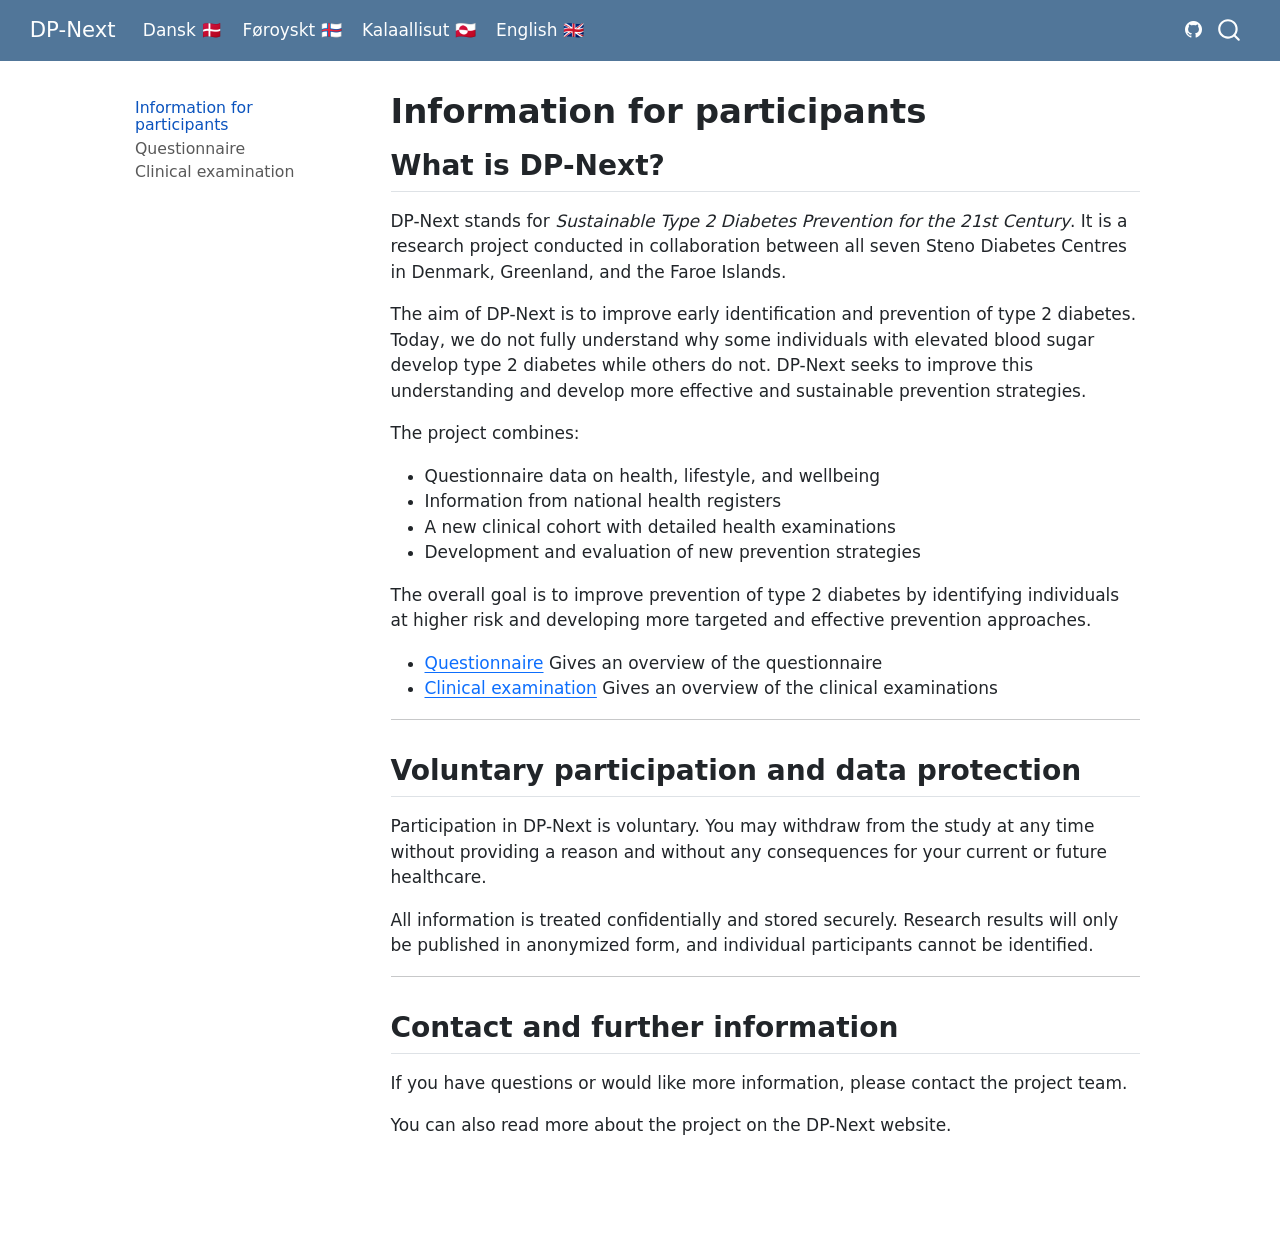
<file: en/participant.html>
<!DOCTYPE html>
<html xmlns="http://www.w3.org/1999/xhtml" lang="en" xml:lang="en"><head>

<meta charset="utf-8">
<meta name="generator" content="quarto-1.9.38">

<meta name="viewport" content="width=device-width, initial-scale=1.0, user-scalable=yes">


<title>Information for participants – DP-Next</title>
<style>
/* Default styles provided by pandoc.
** See https://pandoc.org/MANUAL.html#variables-for-html for config info.
*/
code{white-space: pre-wrap;}
span.smallcaps{font-variant: small-caps;}
div.columns{display: flex; gap: min(4vw, 1.5em);}
div.column{flex: auto; overflow-x: auto;}
div.hanging-indent{margin-left: 1.5em; text-indent: -1.5em;}
ul.task-list{list-style: none;}
ul.task-list li input[type="checkbox"] {
  width: 0.8em;
  margin: 0 0.8em 0.2em -1em; /* quarto-specific, see https://github.com/quarto-dev/quarto-cli/issues/4556 */ 
  vertical-align: middle;
}
</style>


<script src="../site_libs/quarto-nav/quarto-nav.js"></script>
<script src="../site_libs/clipboard/clipboard.min.js"></script>
<script src="../site_libs/quarto-search/autocomplete.umd.js"></script>
<script src="../site_libs/quarto-search/fuse.min.js"></script>
<script src="../site_libs/quarto-search/quarto-search.js"></script>
<meta name="quarto:offset" content="../">
<script src="../site_libs/quarto-html/quarto.js" type="module"></script>
<script src="../site_libs/quarto-html/tabsets/tabsets.js" type="module"></script>
<script src="../site_libs/quarto-html/popper.min.js"></script>
<script src="../site_libs/quarto-html/tippy.umd.min.js"></script>
<script src="../site_libs/quarto-html/anchor.min.js"></script>
<link href="../site_libs/quarto-html/tippy.css" rel="stylesheet">
<link href="../site_libs/quarto-html/quarto-syntax-highlighting-15634bcf2e68342d4ad2dfa704d543f6.css" rel="stylesheet" id="quarto-text-highlighting-styles">
<script src="../site_libs/bootstrap/bootstrap.min.js"></script>
<link href="../site_libs/bootstrap/bootstrap-icons.css" rel="stylesheet">
<link href="../site_libs/bootstrap/bootstrap-b9c91b1e117c879de662b9ae260051b4.min.css" rel="stylesheet" append-hash="true" id="quarto-bootstrap" data-mode="light">
<script id="quarto-search-options" type="application/json">{
  "location": "navbar",
  "copy-button": false,
  "collapse-after": 3,
  "panel-placement": "end",
  "type": "overlay",
  "limit": 50,
  "keyboard-shortcut": [
    "f",
    "/",
    "s"
  ],
  "show-item-context": false,
  "language": {
    "search-no-results-text": "No results",
    "search-matching-documents-text": "matching documents",
    "search-copy-link-title": "Copy link to search",
    "search-hide-matches-text": "Hide additional matches",
    "search-more-match-text": "more match in this document",
    "search-more-matches-text": "more matches in this document",
    "search-clear-button-title": "Clear",
    "search-text-placeholder": "",
    "search-detached-cancel-button-title": "Cancel",
    "search-submit-button-title": "Submit",
    "search-label": "Search"
  }
}</script>


</head>

<body class="nav-sidebar floating nav-fixed fullcontent quarto-light">

<div id="quarto-search-results"></div>
  <header id="quarto-header" class="headroom fixed-top">
    <nav class="navbar navbar-expand-lg " data-bs-theme="dark">
      <div class="navbar-container container-fluid">
      <div class="navbar-brand-container mx-auto">
    <a class="navbar-brand" href="../index.html">
    <span class="navbar-title">DP-Next</span>
    </a>
  </div>
            <div id="quarto-search" class="" title="Search"></div>
          <button class="navbar-toggler" type="button" data-bs-toggle="collapse" data-bs-target="#navbarCollapse" aria-controls="navbarCollapse" role="menu" aria-expanded="false" aria-label="Toggle navigation" onclick="if (window.quartoToggleHeadroom) { window.quartoToggleHeadroom(); }">
  <span class="navbar-toggler-icon"></span>
</button>
          <div class="collapse navbar-collapse" id="navbarCollapse">
            <ul class="navbar-nav navbar-nav-scroll me-auto">
  <li class="nav-item">
    <a class="nav-link" href="../da/participant.html"> 
<span class="menu-text">Dansk 🇩🇰</span></a>
  </li>  
  <li class="nav-item">
    <a class="nav-link" href="../fo/participant.html"> 
<span class="menu-text">Føroyskt 🇫🇴</span></a>
  </li>  
  <li class="nav-item">
    <a class="nav-link" href="../kl/participant.html"> 
<span class="menu-text">Kalaallisut 🇬🇱</span></a>
  </li>  
  <li class="nav-item">
    <a class="nav-link active" href="../en/participant.html" aria-current="page"> 
<span class="menu-text">English 🇬🇧</span></a>
  </li>  
</ul>
          </div> <!-- /navcollapse -->
            <div class="quarto-navbar-tools">
    <a href="https://github.com/dp-next/wp3-participants" title="" class="quarto-navigation-tool px-1" aria-label=""><i class="bi bi-github"></i></a>
</div>
      </div> <!-- /container-fluid -->
    </nav>
  <nav class="quarto-secondary-nav">
    <div class="container-fluid d-flex">
      <button type="button" class="quarto-btn-toggle btn" data-bs-toggle="collapse" role="button" data-bs-target=".quarto-sidebar-collapse-item" aria-controls="quarto-sidebar" aria-expanded="false" aria-label="Toggle sidebar navigation" onclick="if (window.quartoToggleHeadroom) { window.quartoToggleHeadroom(); }">
        <i class="bi bi-layout-text-sidebar-reverse"></i>
      </button>
        <nav class="quarto-page-breadcrumbs" aria-label="breadcrumb"><ol class="breadcrumb"><li class="breadcrumb-item"><a href="../en/participant.html">Information for participants</a></li></ol></nav>
        <a class="flex-grow-1" role="navigation" data-bs-toggle="collapse" data-bs-target=".quarto-sidebar-collapse-item" aria-controls="quarto-sidebar" aria-expanded="false" aria-label="Toggle sidebar navigation" onclick="if (window.quartoToggleHeadroom) { window.quartoToggleHeadroom(); }">      
        </a>
    </div>
  </nav>
</header>
<!-- content -->
<div id="quarto-content" class="quarto-container page-columns page-rows-contents page-layout-article page-navbar">
<!-- sidebar -->
  <nav id="quarto-sidebar" class="sidebar collapse collapse-horizontal quarto-sidebar-collapse-item sidebar-navigation floating overflow-auto">
    <div class="sidebar-menu-container"> 
    <ul class="list-unstyled mt-1">
        <li class="sidebar-item">
  <div class="sidebar-item-container"> 
  <a href="../en/participant.html" class="sidebar-item-text sidebar-link active">
 <span class="menu-text">Information for participants</span></a>
  </div>
</li>
        <li class="sidebar-item">
  <div class="sidebar-item-container"> 
  <a href="../en/participant-questionnaire.html" class="sidebar-item-text sidebar-link">
 <span class="menu-text">Questionnaire</span></a>
  </div>
</li>
        <li class="sidebar-item">
  <div class="sidebar-item-container"> 
  <a href="../en/participant-clinical.html" class="sidebar-item-text sidebar-link">
 <span class="menu-text">Clinical examination</span></a>
  </div>
</li>
    </ul>
    </div>
</nav>
<div id="quarto-sidebar-glass" class="quarto-sidebar-collapse-item" data-bs-toggle="collapse" data-bs-target=".quarto-sidebar-collapse-item"></div>
<!-- margin-sidebar -->
    
<!-- main -->
<main class="content" id="quarto-document-content">

<header id="title-block-header" class="quarto-title-block default">
<div class="quarto-title">
<h1 class="title">Information for participants</h1>
</div>



<div class="quarto-title-meta">

    
  
    
  </div>
  


</header>


<section id="what-is-dp-next" class="level2">
<h2 class="anchored" data-anchor-id="what-is-dp-next">What is DP-Next?</h2>
<p>DP-Next stands for <em>Sustainable Type 2 Diabetes Prevention for the 21st Century</em>. It is a research project conducted in collaboration between all seven Steno Diabetes Centres in Denmark, Greenland, and the Faroe Islands.</p>
<p>The aim of DP-Next is to improve early identification and prevention of type 2 diabetes. Today, we do not fully understand why some individuals with elevated blood sugar develop type 2 diabetes while others do not. DP-Next seeks to improve this understanding and develop more effective and sustainable prevention strategies.</p>
<p>The project combines:</p>
<ul>
<li>Questionnaire data on health, lifestyle, and wellbeing</li>
<li>Information from national health registers</li>
<li>A new clinical cohort with detailed health examinations</li>
<li>Development and evaluation of new prevention strategies</li>
</ul>
<p>The overall goal is to improve prevention of type 2 diabetes by identifying individuals at higher risk and developing more targeted and effective prevention approaches.</p>
<ul>
<li><strong><a href="../en/participant-questionnaire.html">Questionnaire</a></strong> Gives an overview of the questionnaire</li>
<li><strong><a href="../en/participant-clinical.html">Clinical examination</a></strong> Gives an overview of the clinical examinations</li>
</ul>
<hr>
</section>
<section id="voluntary-participation-and-data-protection" class="level2">
<h2 class="anchored" data-anchor-id="voluntary-participation-and-data-protection">Voluntary participation and data protection</h2>
<p>Participation in DP-Next is voluntary. You may withdraw from the study at any time without providing a reason and without any consequences for your current or future healthcare.</p>
<p>All information is treated confidentially and stored securely. Research results will only be published in anonymized form, and individual participants cannot be identified.</p>
<hr>
</section>
<section id="contact-and-further-information" class="level2">
<h2 class="anchored" data-anchor-id="contact-and-further-information">Contact and further information</h2>
<p>If you have questions or would like more information, please contact the project team.</p>
<p>You can also read more about the project on the DP-Next website.</p>


</section>

</main> <!-- /main -->
<script id="quarto-html-after-body" type="application/javascript">
  window.document.addEventListener("DOMContentLoaded", function (event) {
    const icon = "";
    const anchorJS = new window.AnchorJS();
    anchorJS.options = {
      placement: 'right',
      icon: icon
    };
    anchorJS.add('.anchored');
    const isCodeAnnotation = (el) => {
      for (const clz of el.classList) {
        if (clz.startsWith('code-annotation-')) {                     
          return true;
        }
      }
      return false;
    }
    const onCopySuccess = function(e) {
      // button target
      const button = e.trigger;
      // don't keep focus
      button.blur();
      // flash "checked"
      button.classList.add('code-copy-button-checked');
      var currentTitle = button.getAttribute("title");
      button.setAttribute("title", "Copied!");
      let tooltip;
      if (window.bootstrap) {
        button.setAttribute("data-bs-toggle", "tooltip");
        button.setAttribute("data-bs-placement", "left");
        button.setAttribute("data-bs-title", "Copied!");
        tooltip = new bootstrap.Tooltip(button, 
          { trigger: "manual", 
            customClass: "code-copy-button-tooltip",
            offset: [0, -8]});
        tooltip.show();    
      }
      setTimeout(function() {
        if (tooltip) {
          tooltip.hide();
          button.removeAttribute("data-bs-title");
          button.removeAttribute("data-bs-toggle");
          button.removeAttribute("data-bs-placement");
        }
        button.setAttribute("title", currentTitle);
        button.classList.remove('code-copy-button-checked');
      }, 1000);
      // clear code selection
      e.clearSelection();
    }
    const getTextToCopy = function(trigger) {
      const outerScaffold = trigger.parentElement.cloneNode(true);
      const codeEl = outerScaffold.querySelector('code');
      for (const childEl of codeEl.children) {
        if (isCodeAnnotation(childEl)) {
          childEl.remove();
        }
      }
      return codeEl.innerText;
    }
    const clipboard = new window.ClipboardJS('.code-copy-button:not([data-in-quarto-modal])', {
      text: getTextToCopy
    });
    clipboard.on('success', onCopySuccess);
    if (window.document.getElementById('quarto-embedded-source-code-modal')) {
      const clipboardModal = new window.ClipboardJS('.code-copy-button[data-in-quarto-modal]', {
        text: getTextToCopy,
        container: window.document.getElementById('quarto-embedded-source-code-modal')
      });
      clipboardModal.on('success', onCopySuccess);
    }
      var localhostRegex = new RegExp(/^(?:http|https):\/\/localhost\:?[0-9]*\//);
      var mailtoRegex = new RegExp(/^mailto:/);
        var filterRegex = new RegExp("https:\/\/dp-next\.github\.io\/wp3-participants\/");
      var isInternal = (href) => {
          return filterRegex.test(href) || localhostRegex.test(href) || mailtoRegex.test(href);
      }
      // Inspect non-navigation links and adorn them if external
     var links = window.document.querySelectorAll('a[href]:not(.nav-link):not(.navbar-brand):not(.toc-action):not(.sidebar-link):not(.sidebar-item-toggle):not(.pagination-link):not(.no-external):not([aria-hidden]):not(.dropdown-item):not(.quarto-navigation-tool):not(.about-link)');
      for (var i=0; i<links.length; i++) {
        const link = links[i];
        if (!isInternal(link.href)) {
          // undo the damage that might have been done by quarto-nav.js in the case of
          // links that we want to consider external
          if (link.dataset.originalHref !== undefined) {
            link.href = link.dataset.originalHref;
          }
        }
      }
    function tippyHover(el, contentFn, onTriggerFn, onUntriggerFn) {
      const config = {
        allowHTML: true,
        maxWidth: 500,
        delay: 100,
        arrow: false,
        appendTo: function(el) {
            return el.parentElement;
        },
        interactive: true,
        interactiveBorder: 10,
        theme: 'quarto',
        placement: 'bottom-start',
      };
      if (contentFn) {
        config.content = contentFn;
      }
      if (onTriggerFn) {
        config.onTrigger = onTriggerFn;
      }
      if (onUntriggerFn) {
        config.onUntrigger = onUntriggerFn;
      }
      window.tippy(el, config); 
    }
    const noterefs = window.document.querySelectorAll('a[role="doc-noteref"]');
    for (var i=0; i<noterefs.length; i++) {
      const ref = noterefs[i];
      tippyHover(ref, function() {
        // use id or data attribute instead here
        let href = ref.getAttribute('data-footnote-href') || ref.getAttribute('href');
        try { href = new URL(href).hash; } catch {}
        const id = href.replace(/^#\/?/, "");
        const note = window.document.getElementById(id);
        if (note) {
          return note.innerHTML;
        } else {
          return "";
        }
      });
    }
    const xrefs = window.document.querySelectorAll('a.quarto-xref');
    const processXRef = (id, note) => {
      // Strip column container classes
      const stripColumnClz = (el) => {
        el.classList.remove("page-full", "page-columns");
        if (el.children) {
          for (const child of el.children) {
            stripColumnClz(child);
          }
        }
      }
      stripColumnClz(note)
      if (id === null || id.startsWith('sec-')) {
        // Special case sections, only their first couple elements
        const container = document.createElement("div");
        if (note.children && note.children.length > 2) {
          container.appendChild(note.children[0].cloneNode(true));
          for (let i = 1; i < note.children.length; i++) {
            const child = note.children[i];
            if (child.tagName === "P" && child.innerText === "") {
              continue;
            } else {
              container.appendChild(child.cloneNode(true));
              break;
            }
          }
          if (window.Quarto?.typesetMath) {
            window.Quarto.typesetMath(container);
          }
          return container.innerHTML
        } else {
          if (window.Quarto?.typesetMath) {
            window.Quarto.typesetMath(note);
          }
          return note.innerHTML;
        }
      } else {
        // Remove any anchor links if they are present
        const anchorLink = note.querySelector('a.anchorjs-link');
        if (anchorLink) {
          anchorLink.remove();
        }
        if (window.Quarto?.typesetMath) {
          window.Quarto.typesetMath(note);
        }
        if (note.classList.contains("callout")) {
          return note.outerHTML;
        } else {
          return note.innerHTML;
        }
      }
    }
    for (var i=0; i<xrefs.length; i++) {
      const xref = xrefs[i];
      tippyHover(xref, undefined, function(instance) {
        instance.disable();
        let url = xref.getAttribute('href');
        let hash = undefined; 
        if (url.startsWith('#')) {
          hash = url;
        } else {
          try { hash = new URL(url).hash; } catch {}
        }
        if (hash) {
          const id = hash.replace(/^#\/?/, "");
          const note = window.document.getElementById(id);
          if (note !== null) {
            try {
              const html = processXRef(id, note.cloneNode(true));
              instance.setContent(html);
            } finally {
              instance.enable();
              instance.show();
            }
          } else {
            // See if we can fetch this
            fetch(url.split('#')[0])
            .then(res => res.text())
            .then(html => {
              const parser = new DOMParser();
              const htmlDoc = parser.parseFromString(html, "text/html");
              const note = htmlDoc.getElementById(id);
              if (note !== null) {
                const html = processXRef(id, note);
                instance.setContent(html);
              } 
            }).finally(() => {
              instance.enable();
              instance.show();
            });
          }
        } else {
          // See if we can fetch a full url (with no hash to target)
          // This is a special case and we should probably do some content thinning / targeting
          fetch(url)
          .then(res => res.text())
          .then(html => {
            const parser = new DOMParser();
            const htmlDoc = parser.parseFromString(html, "text/html");
            const note = htmlDoc.querySelector('main.content');
            if (note !== null) {
              // This should only happen for chapter cross references
              // (since there is no id in the URL)
              // remove the first header
              if (note.children.length > 0 && note.children[0].tagName === "HEADER") {
                note.children[0].remove();
              }
              const html = processXRef(null, note);
              instance.setContent(html);
            } 
          }).finally(() => {
            instance.enable();
            instance.show();
          });
        }
      }, function(instance) {
      });
    }
        let selectedAnnoteEl;
        const selectorForAnnotation = ( cell, annotation) => {
          let cellAttr = 'data-code-cell="' + cell + '"';
          let lineAttr = 'data-code-annotation="' +  annotation + '"';
          const selector = 'span[' + cellAttr + '][' + lineAttr + ']';
          return selector;
        }
        const selectCodeLines = (annoteEl) => {
          const doc = window.document;
          const targetCell = annoteEl.getAttribute("data-target-cell");
          const targetAnnotation = annoteEl.getAttribute("data-target-annotation");
          const annoteSpan = window.document.querySelector(selectorForAnnotation(targetCell, targetAnnotation));
          const lines = annoteSpan.getAttribute("data-code-lines").split(",");
          const lineIds = lines.map((line) => {
            return targetCell + "-" + line;
          })
          let top = null;
          let height = null;
          let parent = null;
          if (lineIds.length > 0) {
              //compute the position of the single el (top and bottom and make a div)
              const el = window.document.getElementById(lineIds[0]);
              top = el.offsetTop;
              height = el.offsetHeight;
              parent = el.parentElement.parentElement;
            if (lineIds.length > 1) {
              const lastEl = window.document.getElementById(lineIds[lineIds.length - 1]);
              const bottom = lastEl.offsetTop + lastEl.offsetHeight;
              height = bottom - top;
            }
            if (top !== null && height !== null && parent !== null) {
              // cook up a div (if necessary) and position it 
              let div = window.document.getElementById("code-annotation-line-highlight");
              if (div === null) {
                div = window.document.createElement("div");
                div.setAttribute("id", "code-annotation-line-highlight");
                div.style.position = 'absolute';
                parent.appendChild(div);
              }
              div.style.top = top - 2 + "px";
              div.style.height = height + 4 + "px";
              div.style.left = 0;
              let gutterDiv = window.document.getElementById("code-annotation-line-highlight-gutter");
              if (gutterDiv === null) {
                gutterDiv = window.document.createElement("div");
                gutterDiv.setAttribute("id", "code-annotation-line-highlight-gutter");
                gutterDiv.style.position = 'absolute';
                const codeCell = window.document.getElementById(targetCell);
                const gutter = codeCell.querySelector('.code-annotation-gutter');
                gutter.appendChild(gutterDiv);
              }
              gutterDiv.style.top = top - 2 + "px";
              gutterDiv.style.height = height + 4 + "px";
            }
            selectedAnnoteEl = annoteEl;
          }
        };
        const unselectCodeLines = () => {
          const elementsIds = ["code-annotation-line-highlight", "code-annotation-line-highlight-gutter"];
          elementsIds.forEach((elId) => {
            const div = window.document.getElementById(elId);
            if (div) {
              div.remove();
            }
          });
          selectedAnnoteEl = undefined;
        };
          // Handle positioning of the toggle
      window.addEventListener(
        "resize",
        throttle(() => {
          elRect = undefined;
          if (selectedAnnoteEl) {
            selectCodeLines(selectedAnnoteEl);
          }
        }, 10)
      );
      function throttle(fn, ms) {
      let throttle = false;
      let timer;
        return (...args) => {
          if(!throttle) { // first call gets through
              fn.apply(this, args);
              throttle = true;
          } else { // all the others get throttled
              if(timer) clearTimeout(timer); // cancel #2
              timer = setTimeout(() => {
                fn.apply(this, args);
                timer = throttle = false;
              }, ms);
          }
        };
      }
        // Attach click handler to the DT
        const annoteDls = window.document.querySelectorAll('dt[data-target-cell]');
        for (const annoteDlNode of annoteDls) {
          annoteDlNode.addEventListener('click', (event) => {
            const clickedEl = event.target;
            if (clickedEl !== selectedAnnoteEl) {
              unselectCodeLines();
              const activeEl = window.document.querySelector('dt[data-target-cell].code-annotation-active');
              if (activeEl) {
                activeEl.classList.remove('code-annotation-active');
              }
              selectCodeLines(clickedEl);
              clickedEl.classList.add('code-annotation-active');
            } else {
              // Unselect the line
              unselectCodeLines();
              clickedEl.classList.remove('code-annotation-active');
            }
          });
        }
    const findCites = (el) => {
      const parentEl = el.parentElement;
      if (parentEl) {
        const cites = parentEl.dataset.cites;
        if (cites) {
          return {
            el,
            cites: cites.split(' ')
          };
        } else {
          return findCites(el.parentElement)
        }
      } else {
        return undefined;
      }
    };
    var bibliorefs = window.document.querySelectorAll('a[role="doc-biblioref"]');
    for (var i=0; i<bibliorefs.length; i++) {
      const ref = bibliorefs[i];
      const citeInfo = findCites(ref);
      if (citeInfo) {
        tippyHover(citeInfo.el, function() {
          var popup = window.document.createElement('div');
          citeInfo.cites.forEach(function(cite) {
            var citeDiv = window.document.createElement('div');
            citeDiv.classList.add('hanging-indent');
            citeDiv.classList.add('csl-entry');
            var biblioDiv = window.document.getElementById('ref-' + cite);
            if (biblioDiv) {
              citeDiv.innerHTML = biblioDiv.innerHTML;
            }
            popup.appendChild(citeDiv);
          });
          return popup.innerHTML;
        });
      }
    }
  });
  </script>
</div> <!-- /content -->




</body></html>
</file>
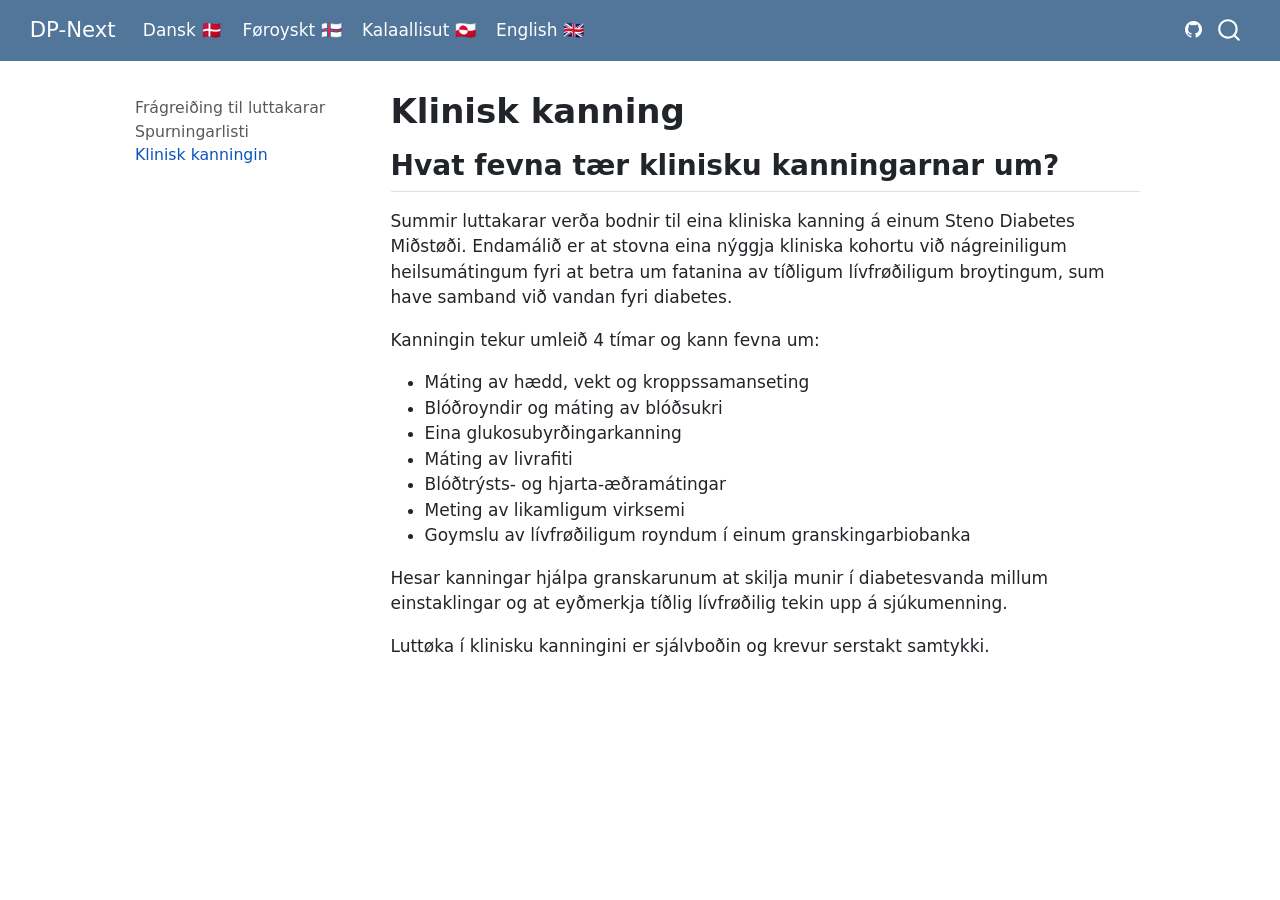
<file: fo/participant-clinical.html>
<!DOCTYPE html>
<html xmlns="http://www.w3.org/1999/xhtml" lang="en" xml:lang="en"><head>

<meta charset="utf-8">
<meta name="generator" content="quarto-1.9.38">

<meta name="viewport" content="width=device-width, initial-scale=1.0, user-scalable=yes">


<title>Klinisk kanning – DP-Next</title>
<style>
/* Default styles provided by pandoc.
** See https://pandoc.org/MANUAL.html#variables-for-html for config info.
*/
code{white-space: pre-wrap;}
span.smallcaps{font-variant: small-caps;}
div.columns{display: flex; gap: min(4vw, 1.5em);}
div.column{flex: auto; overflow-x: auto;}
div.hanging-indent{margin-left: 1.5em; text-indent: -1.5em;}
ul.task-list{list-style: none;}
ul.task-list li input[type="checkbox"] {
  width: 0.8em;
  margin: 0 0.8em 0.2em -1em; /* quarto-specific, see https://github.com/quarto-dev/quarto-cli/issues/4556 */ 
  vertical-align: middle;
}
</style>


<script src="../site_libs/quarto-nav/quarto-nav.js"></script>
<script src="../site_libs/clipboard/clipboard.min.js"></script>
<script src="../site_libs/quarto-search/autocomplete.umd.js"></script>
<script src="../site_libs/quarto-search/fuse.min.js"></script>
<script src="../site_libs/quarto-search/quarto-search.js"></script>
<meta name="quarto:offset" content="../">
<script src="../site_libs/quarto-html/quarto.js" type="module"></script>
<script src="../site_libs/quarto-html/tabsets/tabsets.js" type="module"></script>
<script src="../site_libs/quarto-html/popper.min.js"></script>
<script src="../site_libs/quarto-html/tippy.umd.min.js"></script>
<script src="../site_libs/quarto-html/anchor.min.js"></script>
<link href="../site_libs/quarto-html/tippy.css" rel="stylesheet">
<link href="../site_libs/quarto-html/quarto-syntax-highlighting-15634bcf2e68342d4ad2dfa704d543f6.css" rel="stylesheet" id="quarto-text-highlighting-styles">
<script src="../site_libs/bootstrap/bootstrap.min.js"></script>
<link href="../site_libs/bootstrap/bootstrap-icons.css" rel="stylesheet">
<link href="../site_libs/bootstrap/bootstrap-b9c91b1e117c879de662b9ae260051b4.min.css" rel="stylesheet" append-hash="true" id="quarto-bootstrap" data-mode="light">
<script id="quarto-search-options" type="application/json">{
  "location": "navbar",
  "copy-button": false,
  "collapse-after": 3,
  "panel-placement": "end",
  "type": "overlay",
  "limit": 50,
  "keyboard-shortcut": [
    "f",
    "/",
    "s"
  ],
  "show-item-context": false,
  "language": {
    "search-no-results-text": "No results",
    "search-matching-documents-text": "matching documents",
    "search-copy-link-title": "Copy link to search",
    "search-hide-matches-text": "Hide additional matches",
    "search-more-match-text": "more match in this document",
    "search-more-matches-text": "more matches in this document",
    "search-clear-button-title": "Clear",
    "search-text-placeholder": "",
    "search-detached-cancel-button-title": "Cancel",
    "search-submit-button-title": "Submit",
    "search-label": "Search"
  }
}</script>


</head>

<body class="nav-sidebar floating nav-fixed fullcontent quarto-light">

<div id="quarto-search-results"></div>
  <header id="quarto-header" class="headroom fixed-top">
    <nav class="navbar navbar-expand-lg " data-bs-theme="dark">
      <div class="navbar-container container-fluid">
      <div class="navbar-brand-container mx-auto">
    <a class="navbar-brand" href="../index.html">
    <span class="navbar-title">DP-Next</span>
    </a>
  </div>
            <div id="quarto-search" class="" title="Search"></div>
          <button class="navbar-toggler" type="button" data-bs-toggle="collapse" data-bs-target="#navbarCollapse" aria-controls="navbarCollapse" role="menu" aria-expanded="false" aria-label="Toggle navigation" onclick="if (window.quartoToggleHeadroom) { window.quartoToggleHeadroom(); }">
  <span class="navbar-toggler-icon"></span>
</button>
          <div class="collapse navbar-collapse" id="navbarCollapse">
            <ul class="navbar-nav navbar-nav-scroll me-auto">
  <li class="nav-item">
    <a class="nav-link" href="../da/participant.html"> 
<span class="menu-text">Dansk 🇩🇰</span></a>
  </li>  
  <li class="nav-item">
    <a class="nav-link active" href="../fo/participant.html" aria-current="page"> 
<span class="menu-text">Føroyskt 🇫🇴</span></a>
  </li>  
  <li class="nav-item">
    <a class="nav-link" href="../kl/participant.html"> 
<span class="menu-text">Kalaallisut 🇬🇱</span></a>
  </li>  
  <li class="nav-item">
    <a class="nav-link" href="../en/participant.html"> 
<span class="menu-text">English 🇬🇧</span></a>
  </li>  
</ul>
          </div> <!-- /navcollapse -->
            <div class="quarto-navbar-tools">
    <a href="https://github.com/dp-next/wp3-participants" title="" class="quarto-navigation-tool px-1" aria-label=""><i class="bi bi-github"></i></a>
</div>
      </div> <!-- /container-fluid -->
    </nav>
  <nav class="quarto-secondary-nav">
    <div class="container-fluid d-flex">
      <button type="button" class="quarto-btn-toggle btn" data-bs-toggle="collapse" role="button" data-bs-target=".quarto-sidebar-collapse-item" aria-controls="quarto-sidebar" aria-expanded="false" aria-label="Toggle sidebar navigation" onclick="if (window.quartoToggleHeadroom) { window.quartoToggleHeadroom(); }">
        <i class="bi bi-layout-text-sidebar-reverse"></i>
      </button>
        <nav class="quarto-page-breadcrumbs" aria-label="breadcrumb"><ol class="breadcrumb"><li class="breadcrumb-item"><a href="../fo/participant-clinical.html">Klinisk kanningin</a></li></ol></nav>
        <a class="flex-grow-1" role="navigation" data-bs-toggle="collapse" data-bs-target=".quarto-sidebar-collapse-item" aria-controls="quarto-sidebar" aria-expanded="false" aria-label="Toggle sidebar navigation" onclick="if (window.quartoToggleHeadroom) { window.quartoToggleHeadroom(); }">      
        </a>
    </div>
  </nav>
</header>
<!-- content -->
<div id="quarto-content" class="quarto-container page-columns page-rows-contents page-layout-article page-navbar">
<!-- sidebar -->
  <nav id="quarto-sidebar" class="sidebar collapse collapse-horizontal quarto-sidebar-collapse-item sidebar-navigation floating overflow-auto">
    <div class="sidebar-menu-container"> 
    <ul class="list-unstyled mt-1">
        <li class="sidebar-item">
  <div class="sidebar-item-container"> 
  <a href="../fo/participant.html" class="sidebar-item-text sidebar-link">
 <span class="menu-text">Frágreiðing til luttakarar</span></a>
  </div>
</li>
        <li class="sidebar-item">
  <div class="sidebar-item-container"> 
  <a href="../fo/participant-questionnaire.html" class="sidebar-item-text sidebar-link">
 <span class="menu-text">Spurningarlisti</span></a>
  </div>
</li>
        <li class="sidebar-item">
  <div class="sidebar-item-container"> 
  <a href="../fo/participant-clinical.html" class="sidebar-item-text sidebar-link active">
 <span class="menu-text">Klinisk kanningin</span></a>
  </div>
</li>
    </ul>
    </div>
</nav>
<div id="quarto-sidebar-glass" class="quarto-sidebar-collapse-item" data-bs-toggle="collapse" data-bs-target=".quarto-sidebar-collapse-item"></div>
<!-- margin-sidebar -->
    
<!-- main -->
<main class="content" id="quarto-document-content">

<header id="title-block-header" class="quarto-title-block default">
<div class="quarto-title">
<h1 class="title">Klinisk kanning</h1>
</div>



<div class="quarto-title-meta">

    
  
    
  </div>
  


</header>


<section id="hvat-fevna-tær-klinisku-kanningarnar-um" class="level2">
<h2 class="anchored" data-anchor-id="hvat-fevna-tær-klinisku-kanningarnar-um">Hvat fevna tær klinisku kanningarnar um?</h2>
<p>Summir luttakarar verða bodnir til eina kliniska kanning á einum Steno Diabetes Miðstøði. Endamálið er at stovna eina nýggja kliniska kohortu við nágreiniligum heilsumátingum fyri at betra um fatanina av tíðligum lívfrøðiligum broytingum, sum have samband við vandan fyri diabetes.</p>
<p>Kanningin tekur umleið 4 tímar og kann fevna um:</p>
<ul>
<li>Máting av hædd, vekt og kroppssamanseting</li>
<li>Blóðroyndir og máting av blóðsukri</li>
<li>Eina glukosubyrðingarkanning</li>
<li>Máting av livrafiti</li>
<li>Blóðtrýsts- og hjarta-æðramátingar</li>
<li>Meting av likamligum virksemi</li>
<li>Goymslu av lívfrøðiligum royndum í einum granskingarbiobanka</li>
</ul>
<p>Hesar kanningar hjálpa granskarunum at skilja munir í diabetesvanda millum einstaklingar og at eyðmerkja tíðlig lívfrøðilig tekin upp á sjúku­menning.</p>
<p>Luttøka í klinisku kanningini er sjálvboðin og krevur serstakt samtykki.</p>


</section>

</main> <!-- /main -->
<script id="quarto-html-after-body" type="application/javascript">
  window.document.addEventListener("DOMContentLoaded", function (event) {
    const icon = "";
    const anchorJS = new window.AnchorJS();
    anchorJS.options = {
      placement: 'right',
      icon: icon
    };
    anchorJS.add('.anchored');
    const isCodeAnnotation = (el) => {
      for (const clz of el.classList) {
        if (clz.startsWith('code-annotation-')) {                     
          return true;
        }
      }
      return false;
    }
    const onCopySuccess = function(e) {
      // button target
      const button = e.trigger;
      // don't keep focus
      button.blur();
      // flash "checked"
      button.classList.add('code-copy-button-checked');
      var currentTitle = button.getAttribute("title");
      button.setAttribute("title", "Copied!");
      let tooltip;
      if (window.bootstrap) {
        button.setAttribute("data-bs-toggle", "tooltip");
        button.setAttribute("data-bs-placement", "left");
        button.setAttribute("data-bs-title", "Copied!");
        tooltip = new bootstrap.Tooltip(button, 
          { trigger: "manual", 
            customClass: "code-copy-button-tooltip",
            offset: [0, -8]});
        tooltip.show();    
      }
      setTimeout(function() {
        if (tooltip) {
          tooltip.hide();
          button.removeAttribute("data-bs-title");
          button.removeAttribute("data-bs-toggle");
          button.removeAttribute("data-bs-placement");
        }
        button.setAttribute("title", currentTitle);
        button.classList.remove('code-copy-button-checked');
      }, 1000);
      // clear code selection
      e.clearSelection();
    }
    const getTextToCopy = function(trigger) {
      const outerScaffold = trigger.parentElement.cloneNode(true);
      const codeEl = outerScaffold.querySelector('code');
      for (const childEl of codeEl.children) {
        if (isCodeAnnotation(childEl)) {
          childEl.remove();
        }
      }
      return codeEl.innerText;
    }
    const clipboard = new window.ClipboardJS('.code-copy-button:not([data-in-quarto-modal])', {
      text: getTextToCopy
    });
    clipboard.on('success', onCopySuccess);
    if (window.document.getElementById('quarto-embedded-source-code-modal')) {
      const clipboardModal = new window.ClipboardJS('.code-copy-button[data-in-quarto-modal]', {
        text: getTextToCopy,
        container: window.document.getElementById('quarto-embedded-source-code-modal')
      });
      clipboardModal.on('success', onCopySuccess);
    }
      var localhostRegex = new RegExp(/^(?:http|https):\/\/localhost\:?[0-9]*\//);
      var mailtoRegex = new RegExp(/^mailto:/);
        var filterRegex = new RegExp("https:\/\/dp-next\.github\.io\/wp3-participants\/");
      var isInternal = (href) => {
          return filterRegex.test(href) || localhostRegex.test(href) || mailtoRegex.test(href);
      }
      // Inspect non-navigation links and adorn them if external
     var links = window.document.querySelectorAll('a[href]:not(.nav-link):not(.navbar-brand):not(.toc-action):not(.sidebar-link):not(.sidebar-item-toggle):not(.pagination-link):not(.no-external):not([aria-hidden]):not(.dropdown-item):not(.quarto-navigation-tool):not(.about-link)');
      for (var i=0; i<links.length; i++) {
        const link = links[i];
        if (!isInternal(link.href)) {
          // undo the damage that might have been done by quarto-nav.js in the case of
          // links that we want to consider external
          if (link.dataset.originalHref !== undefined) {
            link.href = link.dataset.originalHref;
          }
        }
      }
    function tippyHover(el, contentFn, onTriggerFn, onUntriggerFn) {
      const config = {
        allowHTML: true,
        maxWidth: 500,
        delay: 100,
        arrow: false,
        appendTo: function(el) {
            return el.parentElement;
        },
        interactive: true,
        interactiveBorder: 10,
        theme: 'quarto',
        placement: 'bottom-start',
      };
      if (contentFn) {
        config.content = contentFn;
      }
      if (onTriggerFn) {
        config.onTrigger = onTriggerFn;
      }
      if (onUntriggerFn) {
        config.onUntrigger = onUntriggerFn;
      }
      window.tippy(el, config); 
    }
    const noterefs = window.document.querySelectorAll('a[role="doc-noteref"]');
    for (var i=0; i<noterefs.length; i++) {
      const ref = noterefs[i];
      tippyHover(ref, function() {
        // use id or data attribute instead here
        let href = ref.getAttribute('data-footnote-href') || ref.getAttribute('href');
        try { href = new URL(href).hash; } catch {}
        const id = href.replace(/^#\/?/, "");
        const note = window.document.getElementById(id);
        if (note) {
          return note.innerHTML;
        } else {
          return "";
        }
      });
    }
    const xrefs = window.document.querySelectorAll('a.quarto-xref');
    const processXRef = (id, note) => {
      // Strip column container classes
      const stripColumnClz = (el) => {
        el.classList.remove("page-full", "page-columns");
        if (el.children) {
          for (const child of el.children) {
            stripColumnClz(child);
          }
        }
      }
      stripColumnClz(note)
      if (id === null || id.startsWith('sec-')) {
        // Special case sections, only their first couple elements
        const container = document.createElement("div");
        if (note.children && note.children.length > 2) {
          container.appendChild(note.children[0].cloneNode(true));
          for (let i = 1; i < note.children.length; i++) {
            const child = note.children[i];
            if (child.tagName === "P" && child.innerText === "") {
              continue;
            } else {
              container.appendChild(child.cloneNode(true));
              break;
            }
          }
          if (window.Quarto?.typesetMath) {
            window.Quarto.typesetMath(container);
          }
          return container.innerHTML
        } else {
          if (window.Quarto?.typesetMath) {
            window.Quarto.typesetMath(note);
          }
          return note.innerHTML;
        }
      } else {
        // Remove any anchor links if they are present
        const anchorLink = note.querySelector('a.anchorjs-link');
        if (anchorLink) {
          anchorLink.remove();
        }
        if (window.Quarto?.typesetMath) {
          window.Quarto.typesetMath(note);
        }
        if (note.classList.contains("callout")) {
          return note.outerHTML;
        } else {
          return note.innerHTML;
        }
      }
    }
    for (var i=0; i<xrefs.length; i++) {
      const xref = xrefs[i];
      tippyHover(xref, undefined, function(instance) {
        instance.disable();
        let url = xref.getAttribute('href');
        let hash = undefined; 
        if (url.startsWith('#')) {
          hash = url;
        } else {
          try { hash = new URL(url).hash; } catch {}
        }
        if (hash) {
          const id = hash.replace(/^#\/?/, "");
          const note = window.document.getElementById(id);
          if (note !== null) {
            try {
              const html = processXRef(id, note.cloneNode(true));
              instance.setContent(html);
            } finally {
              instance.enable();
              instance.show();
            }
          } else {
            // See if we can fetch this
            fetch(url.split('#')[0])
            .then(res => res.text())
            .then(html => {
              const parser = new DOMParser();
              const htmlDoc = parser.parseFromString(html, "text/html");
              const note = htmlDoc.getElementById(id);
              if (note !== null) {
                const html = processXRef(id, note);
                instance.setContent(html);
              } 
            }).finally(() => {
              instance.enable();
              instance.show();
            });
          }
        } else {
          // See if we can fetch a full url (with no hash to target)
          // This is a special case and we should probably do some content thinning / targeting
          fetch(url)
          .then(res => res.text())
          .then(html => {
            const parser = new DOMParser();
            const htmlDoc = parser.parseFromString(html, "text/html");
            const note = htmlDoc.querySelector('main.content');
            if (note !== null) {
              // This should only happen for chapter cross references
              // (since there is no id in the URL)
              // remove the first header
              if (note.children.length > 0 && note.children[0].tagName === "HEADER") {
                note.children[0].remove();
              }
              const html = processXRef(null, note);
              instance.setContent(html);
            } 
          }).finally(() => {
            instance.enable();
            instance.show();
          });
        }
      }, function(instance) {
      });
    }
        let selectedAnnoteEl;
        const selectorForAnnotation = ( cell, annotation) => {
          let cellAttr = 'data-code-cell="' + cell + '"';
          let lineAttr = 'data-code-annotation="' +  annotation + '"';
          const selector = 'span[' + cellAttr + '][' + lineAttr + ']';
          return selector;
        }
        const selectCodeLines = (annoteEl) => {
          const doc = window.document;
          const targetCell = annoteEl.getAttribute("data-target-cell");
          const targetAnnotation = annoteEl.getAttribute("data-target-annotation");
          const annoteSpan = window.document.querySelector(selectorForAnnotation(targetCell, targetAnnotation));
          const lines = annoteSpan.getAttribute("data-code-lines").split(",");
          const lineIds = lines.map((line) => {
            return targetCell + "-" + line;
          })
          let top = null;
          let height = null;
          let parent = null;
          if (lineIds.length > 0) {
              //compute the position of the single el (top and bottom and make a div)
              const el = window.document.getElementById(lineIds[0]);
              top = el.offsetTop;
              height = el.offsetHeight;
              parent = el.parentElement.parentElement;
            if (lineIds.length > 1) {
              const lastEl = window.document.getElementById(lineIds[lineIds.length - 1]);
              const bottom = lastEl.offsetTop + lastEl.offsetHeight;
              height = bottom - top;
            }
            if (top !== null && height !== null && parent !== null) {
              // cook up a div (if necessary) and position it 
              let div = window.document.getElementById("code-annotation-line-highlight");
              if (div === null) {
                div = window.document.createElement("div");
                div.setAttribute("id", "code-annotation-line-highlight");
                div.style.position = 'absolute';
                parent.appendChild(div);
              }
              div.style.top = top - 2 + "px";
              div.style.height = height + 4 + "px";
              div.style.left = 0;
              let gutterDiv = window.document.getElementById("code-annotation-line-highlight-gutter");
              if (gutterDiv === null) {
                gutterDiv = window.document.createElement("div");
                gutterDiv.setAttribute("id", "code-annotation-line-highlight-gutter");
                gutterDiv.style.position = 'absolute';
                const codeCell = window.document.getElementById(targetCell);
                const gutter = codeCell.querySelector('.code-annotation-gutter');
                gutter.appendChild(gutterDiv);
              }
              gutterDiv.style.top = top - 2 + "px";
              gutterDiv.style.height = height + 4 + "px";
            }
            selectedAnnoteEl = annoteEl;
          }
        };
        const unselectCodeLines = () => {
          const elementsIds = ["code-annotation-line-highlight", "code-annotation-line-highlight-gutter"];
          elementsIds.forEach((elId) => {
            const div = window.document.getElementById(elId);
            if (div) {
              div.remove();
            }
          });
          selectedAnnoteEl = undefined;
        };
          // Handle positioning of the toggle
      window.addEventListener(
        "resize",
        throttle(() => {
          elRect = undefined;
          if (selectedAnnoteEl) {
            selectCodeLines(selectedAnnoteEl);
          }
        }, 10)
      );
      function throttle(fn, ms) {
      let throttle = false;
      let timer;
        return (...args) => {
          if(!throttle) { // first call gets through
              fn.apply(this, args);
              throttle = true;
          } else { // all the others get throttled
              if(timer) clearTimeout(timer); // cancel #2
              timer = setTimeout(() => {
                fn.apply(this, args);
                timer = throttle = false;
              }, ms);
          }
        };
      }
        // Attach click handler to the DT
        const annoteDls = window.document.querySelectorAll('dt[data-target-cell]');
        for (const annoteDlNode of annoteDls) {
          annoteDlNode.addEventListener('click', (event) => {
            const clickedEl = event.target;
            if (clickedEl !== selectedAnnoteEl) {
              unselectCodeLines();
              const activeEl = window.document.querySelector('dt[data-target-cell].code-annotation-active');
              if (activeEl) {
                activeEl.classList.remove('code-annotation-active');
              }
              selectCodeLines(clickedEl);
              clickedEl.classList.add('code-annotation-active');
            } else {
              // Unselect the line
              unselectCodeLines();
              clickedEl.classList.remove('code-annotation-active');
            }
          });
        }
    const findCites = (el) => {
      const parentEl = el.parentElement;
      if (parentEl) {
        const cites = parentEl.dataset.cites;
        if (cites) {
          return {
            el,
            cites: cites.split(' ')
          };
        } else {
          return findCites(el.parentElement)
        }
      } else {
        return undefined;
      }
    };
    var bibliorefs = window.document.querySelectorAll('a[role="doc-biblioref"]');
    for (var i=0; i<bibliorefs.length; i++) {
      const ref = bibliorefs[i];
      const citeInfo = findCites(ref);
      if (citeInfo) {
        tippyHover(citeInfo.el, function() {
          var popup = window.document.createElement('div');
          citeInfo.cites.forEach(function(cite) {
            var citeDiv = window.document.createElement('div');
            citeDiv.classList.add('hanging-indent');
            citeDiv.classList.add('csl-entry');
            var biblioDiv = window.document.getElementById('ref-' + cite);
            if (biblioDiv) {
              citeDiv.innerHTML = biblioDiv.innerHTML;
            }
            popup.appendChild(citeDiv);
          });
          return popup.innerHTML;
        });
      }
    }
  });
  </script>
</div> <!-- /content -->




</body></html>
</file>
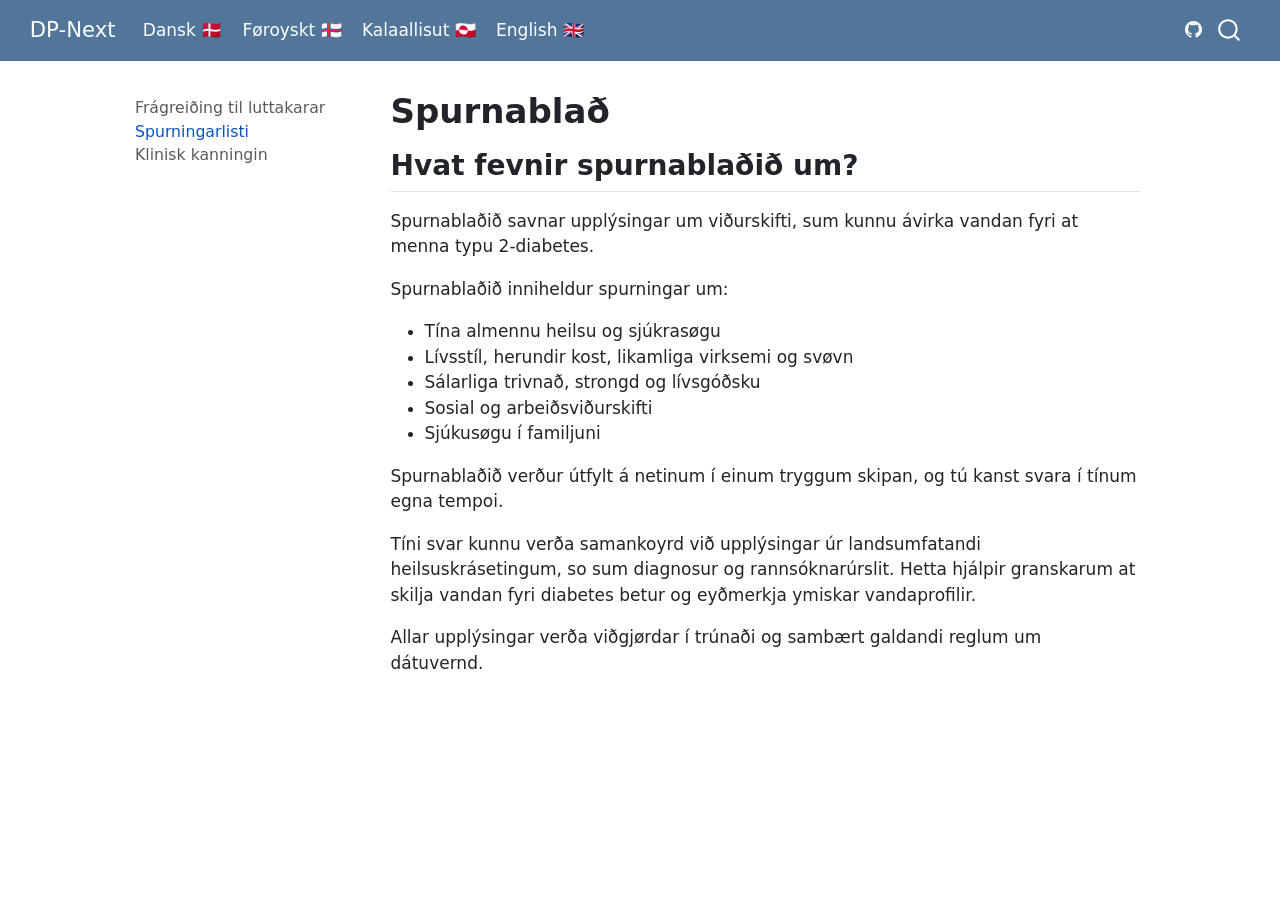
<file: fo/participant-questionnaire.html>
<!DOCTYPE html>
<html xmlns="http://www.w3.org/1999/xhtml" lang="en" xml:lang="en"><head>

<meta charset="utf-8">
<meta name="generator" content="quarto-1.9.38">

<meta name="viewport" content="width=device-width, initial-scale=1.0, user-scalable=yes">


<title>Spurnablað – DP-Next</title>
<style>
/* Default styles provided by pandoc.
** See https://pandoc.org/MANUAL.html#variables-for-html for config info.
*/
code{white-space: pre-wrap;}
span.smallcaps{font-variant: small-caps;}
div.columns{display: flex; gap: min(4vw, 1.5em);}
div.column{flex: auto; overflow-x: auto;}
div.hanging-indent{margin-left: 1.5em; text-indent: -1.5em;}
ul.task-list{list-style: none;}
ul.task-list li input[type="checkbox"] {
  width: 0.8em;
  margin: 0 0.8em 0.2em -1em; /* quarto-specific, see https://github.com/quarto-dev/quarto-cli/issues/4556 */ 
  vertical-align: middle;
}
</style>


<script src="../site_libs/quarto-nav/quarto-nav.js"></script>
<script src="../site_libs/clipboard/clipboard.min.js"></script>
<script src="../site_libs/quarto-search/autocomplete.umd.js"></script>
<script src="../site_libs/quarto-search/fuse.min.js"></script>
<script src="../site_libs/quarto-search/quarto-search.js"></script>
<meta name="quarto:offset" content="../">
<script src="../site_libs/quarto-html/quarto.js" type="module"></script>
<script src="../site_libs/quarto-html/tabsets/tabsets.js" type="module"></script>
<script src="../site_libs/quarto-html/popper.min.js"></script>
<script src="../site_libs/quarto-html/tippy.umd.min.js"></script>
<script src="../site_libs/quarto-html/anchor.min.js"></script>
<link href="../site_libs/quarto-html/tippy.css" rel="stylesheet">
<link href="../site_libs/quarto-html/quarto-syntax-highlighting-15634bcf2e68342d4ad2dfa704d543f6.css" rel="stylesheet" id="quarto-text-highlighting-styles">
<script src="../site_libs/bootstrap/bootstrap.min.js"></script>
<link href="../site_libs/bootstrap/bootstrap-icons.css" rel="stylesheet">
<link href="../site_libs/bootstrap/bootstrap-b9c91b1e117c879de662b9ae260051b4.min.css" rel="stylesheet" append-hash="true" id="quarto-bootstrap" data-mode="light">
<script id="quarto-search-options" type="application/json">{
  "location": "navbar",
  "copy-button": false,
  "collapse-after": 3,
  "panel-placement": "end",
  "type": "overlay",
  "limit": 50,
  "keyboard-shortcut": [
    "f",
    "/",
    "s"
  ],
  "show-item-context": false,
  "language": {
    "search-no-results-text": "No results",
    "search-matching-documents-text": "matching documents",
    "search-copy-link-title": "Copy link to search",
    "search-hide-matches-text": "Hide additional matches",
    "search-more-match-text": "more match in this document",
    "search-more-matches-text": "more matches in this document",
    "search-clear-button-title": "Clear",
    "search-text-placeholder": "",
    "search-detached-cancel-button-title": "Cancel",
    "search-submit-button-title": "Submit",
    "search-label": "Search"
  }
}</script>


</head>

<body class="nav-sidebar floating nav-fixed fullcontent quarto-light">

<div id="quarto-search-results"></div>
  <header id="quarto-header" class="headroom fixed-top">
    <nav class="navbar navbar-expand-lg " data-bs-theme="dark">
      <div class="navbar-container container-fluid">
      <div class="navbar-brand-container mx-auto">
    <a class="navbar-brand" href="../index.html">
    <span class="navbar-title">DP-Next</span>
    </a>
  </div>
            <div id="quarto-search" class="" title="Search"></div>
          <button class="navbar-toggler" type="button" data-bs-toggle="collapse" data-bs-target="#navbarCollapse" aria-controls="navbarCollapse" role="menu" aria-expanded="false" aria-label="Toggle navigation" onclick="if (window.quartoToggleHeadroom) { window.quartoToggleHeadroom(); }">
  <span class="navbar-toggler-icon"></span>
</button>
          <div class="collapse navbar-collapse" id="navbarCollapse">
            <ul class="navbar-nav navbar-nav-scroll me-auto">
  <li class="nav-item">
    <a class="nav-link" href="../da/participant.html"> 
<span class="menu-text">Dansk 🇩🇰</span></a>
  </li>  
  <li class="nav-item">
    <a class="nav-link active" href="../fo/participant.html" aria-current="page"> 
<span class="menu-text">Føroyskt 🇫🇴</span></a>
  </li>  
  <li class="nav-item">
    <a class="nav-link" href="../kl/participant.html"> 
<span class="menu-text">Kalaallisut 🇬🇱</span></a>
  </li>  
  <li class="nav-item">
    <a class="nav-link" href="../en/participant.html"> 
<span class="menu-text">English 🇬🇧</span></a>
  </li>  
</ul>
          </div> <!-- /navcollapse -->
            <div class="quarto-navbar-tools">
    <a href="https://github.com/dp-next/wp3-participants" title="" class="quarto-navigation-tool px-1" aria-label=""><i class="bi bi-github"></i></a>
</div>
      </div> <!-- /container-fluid -->
    </nav>
  <nav class="quarto-secondary-nav">
    <div class="container-fluid d-flex">
      <button type="button" class="quarto-btn-toggle btn" data-bs-toggle="collapse" role="button" data-bs-target=".quarto-sidebar-collapse-item" aria-controls="quarto-sidebar" aria-expanded="false" aria-label="Toggle sidebar navigation" onclick="if (window.quartoToggleHeadroom) { window.quartoToggleHeadroom(); }">
        <i class="bi bi-layout-text-sidebar-reverse"></i>
      </button>
        <nav class="quarto-page-breadcrumbs" aria-label="breadcrumb"><ol class="breadcrumb"><li class="breadcrumb-item"><a href="../fo/participant-questionnaire.html">Spurningarlisti</a></li></ol></nav>
        <a class="flex-grow-1" role="navigation" data-bs-toggle="collapse" data-bs-target=".quarto-sidebar-collapse-item" aria-controls="quarto-sidebar" aria-expanded="false" aria-label="Toggle sidebar navigation" onclick="if (window.quartoToggleHeadroom) { window.quartoToggleHeadroom(); }">      
        </a>
    </div>
  </nav>
</header>
<!-- content -->
<div id="quarto-content" class="quarto-container page-columns page-rows-contents page-layout-article page-navbar">
<!-- sidebar -->
  <nav id="quarto-sidebar" class="sidebar collapse collapse-horizontal quarto-sidebar-collapse-item sidebar-navigation floating overflow-auto">
    <div class="sidebar-menu-container"> 
    <ul class="list-unstyled mt-1">
        <li class="sidebar-item">
  <div class="sidebar-item-container"> 
  <a href="../fo/participant.html" class="sidebar-item-text sidebar-link">
 <span class="menu-text">Frágreiðing til luttakarar</span></a>
  </div>
</li>
        <li class="sidebar-item">
  <div class="sidebar-item-container"> 
  <a href="../fo/participant-questionnaire.html" class="sidebar-item-text sidebar-link active">
 <span class="menu-text">Spurningarlisti</span></a>
  </div>
</li>
        <li class="sidebar-item">
  <div class="sidebar-item-container"> 
  <a href="../fo/participant-clinical.html" class="sidebar-item-text sidebar-link">
 <span class="menu-text">Klinisk kanningin</span></a>
  </div>
</li>
    </ul>
    </div>
</nav>
<div id="quarto-sidebar-glass" class="quarto-sidebar-collapse-item" data-bs-toggle="collapse" data-bs-target=".quarto-sidebar-collapse-item"></div>
<!-- margin-sidebar -->
    
<!-- main -->
<main class="content" id="quarto-document-content">

<header id="title-block-header" class="quarto-title-block default">
<div class="quarto-title">
<h1 class="title">Spurnablað</h1>
</div>



<div class="quarto-title-meta">

    
  
    
  </div>
  


</header>


<section id="hvat-fevnir-spurnablaðið-um" class="level2">
<h2 class="anchored" data-anchor-id="hvat-fevnir-spurnablaðið-um">Hvat fevnir spurnablaðið um?</h2>
<p>Spurnablaðið savnar upplýsingar um viðurskifti, sum kunnu ávirka vandan fyri at menna typu 2-diabetes.</p>
<p>Spurnablaðið inniheldur spurningar um:</p>
<ul>
<li>Tína almennu heilsu og sjúkrasøgu</li>
<li>Lívsstíl, herundir kost, likamliga virksemi og svøvn</li>
<li>Sálarliga trivnað, strongd og lívsgóðsku</li>
<li>Sosial og arbeiðsviðurskifti</li>
<li>Sjúkusøgu í familjuni</li>
</ul>
<p>Spurnablaðið verður útfylt á netinum í einum tryggum skipan, og tú kanst svara í tínum egna tempoi.</p>
<p>Tíni svar kunnu verða samankoyrd við upplýsingar úr landsumfatandi heilsuskrásetingum, so sum diagnosur og rannsóknarúrslit. Hetta hjálpir granskarum at skilja vandan fyri diabetes betur og eyðmerkja ymiskar vandaprofilir.</p>
<p>Allar upplýsingar verða viðgjørdar í trúnaði og sambært galdandi reglum um dátuvernd.</p>


</section>

</main> <!-- /main -->
<script id="quarto-html-after-body" type="application/javascript">
  window.document.addEventListener("DOMContentLoaded", function (event) {
    const icon = "";
    const anchorJS = new window.AnchorJS();
    anchorJS.options = {
      placement: 'right',
      icon: icon
    };
    anchorJS.add('.anchored');
    const isCodeAnnotation = (el) => {
      for (const clz of el.classList) {
        if (clz.startsWith('code-annotation-')) {                     
          return true;
        }
      }
      return false;
    }
    const onCopySuccess = function(e) {
      // button target
      const button = e.trigger;
      // don't keep focus
      button.blur();
      // flash "checked"
      button.classList.add('code-copy-button-checked');
      var currentTitle = button.getAttribute("title");
      button.setAttribute("title", "Copied!");
      let tooltip;
      if (window.bootstrap) {
        button.setAttribute("data-bs-toggle", "tooltip");
        button.setAttribute("data-bs-placement", "left");
        button.setAttribute("data-bs-title", "Copied!");
        tooltip = new bootstrap.Tooltip(button, 
          { trigger: "manual", 
            customClass: "code-copy-button-tooltip",
            offset: [0, -8]});
        tooltip.show();    
      }
      setTimeout(function() {
        if (tooltip) {
          tooltip.hide();
          button.removeAttribute("data-bs-title");
          button.removeAttribute("data-bs-toggle");
          button.removeAttribute("data-bs-placement");
        }
        button.setAttribute("title", currentTitle);
        button.classList.remove('code-copy-button-checked');
      }, 1000);
      // clear code selection
      e.clearSelection();
    }
    const getTextToCopy = function(trigger) {
      const outerScaffold = trigger.parentElement.cloneNode(true);
      const codeEl = outerScaffold.querySelector('code');
      for (const childEl of codeEl.children) {
        if (isCodeAnnotation(childEl)) {
          childEl.remove();
        }
      }
      return codeEl.innerText;
    }
    const clipboard = new window.ClipboardJS('.code-copy-button:not([data-in-quarto-modal])', {
      text: getTextToCopy
    });
    clipboard.on('success', onCopySuccess);
    if (window.document.getElementById('quarto-embedded-source-code-modal')) {
      const clipboardModal = new window.ClipboardJS('.code-copy-button[data-in-quarto-modal]', {
        text: getTextToCopy,
        container: window.document.getElementById('quarto-embedded-source-code-modal')
      });
      clipboardModal.on('success', onCopySuccess);
    }
      var localhostRegex = new RegExp(/^(?:http|https):\/\/localhost\:?[0-9]*\//);
      var mailtoRegex = new RegExp(/^mailto:/);
        var filterRegex = new RegExp("https:\/\/dp-next\.github\.io\/wp3-participants\/");
      var isInternal = (href) => {
          return filterRegex.test(href) || localhostRegex.test(href) || mailtoRegex.test(href);
      }
      // Inspect non-navigation links and adorn them if external
     var links = window.document.querySelectorAll('a[href]:not(.nav-link):not(.navbar-brand):not(.toc-action):not(.sidebar-link):not(.sidebar-item-toggle):not(.pagination-link):not(.no-external):not([aria-hidden]):not(.dropdown-item):not(.quarto-navigation-tool):not(.about-link)');
      for (var i=0; i<links.length; i++) {
        const link = links[i];
        if (!isInternal(link.href)) {
          // undo the damage that might have been done by quarto-nav.js in the case of
          // links that we want to consider external
          if (link.dataset.originalHref !== undefined) {
            link.href = link.dataset.originalHref;
          }
        }
      }
    function tippyHover(el, contentFn, onTriggerFn, onUntriggerFn) {
      const config = {
        allowHTML: true,
        maxWidth: 500,
        delay: 100,
        arrow: false,
        appendTo: function(el) {
            return el.parentElement;
        },
        interactive: true,
        interactiveBorder: 10,
        theme: 'quarto',
        placement: 'bottom-start',
      };
      if (contentFn) {
        config.content = contentFn;
      }
      if (onTriggerFn) {
        config.onTrigger = onTriggerFn;
      }
      if (onUntriggerFn) {
        config.onUntrigger = onUntriggerFn;
      }
      window.tippy(el, config); 
    }
    const noterefs = window.document.querySelectorAll('a[role="doc-noteref"]');
    for (var i=0; i<noterefs.length; i++) {
      const ref = noterefs[i];
      tippyHover(ref, function() {
        // use id or data attribute instead here
        let href = ref.getAttribute('data-footnote-href') || ref.getAttribute('href');
        try { href = new URL(href).hash; } catch {}
        const id = href.replace(/^#\/?/, "");
        const note = window.document.getElementById(id);
        if (note) {
          return note.innerHTML;
        } else {
          return "";
        }
      });
    }
    const xrefs = window.document.querySelectorAll('a.quarto-xref');
    const processXRef = (id, note) => {
      // Strip column container classes
      const stripColumnClz = (el) => {
        el.classList.remove("page-full", "page-columns");
        if (el.children) {
          for (const child of el.children) {
            stripColumnClz(child);
          }
        }
      }
      stripColumnClz(note)
      if (id === null || id.startsWith('sec-')) {
        // Special case sections, only their first couple elements
        const container = document.createElement("div");
        if (note.children && note.children.length > 2) {
          container.appendChild(note.children[0].cloneNode(true));
          for (let i = 1; i < note.children.length; i++) {
            const child = note.children[i];
            if (child.tagName === "P" && child.innerText === "") {
              continue;
            } else {
              container.appendChild(child.cloneNode(true));
              break;
            }
          }
          if (window.Quarto?.typesetMath) {
            window.Quarto.typesetMath(container);
          }
          return container.innerHTML
        } else {
          if (window.Quarto?.typesetMath) {
            window.Quarto.typesetMath(note);
          }
          return note.innerHTML;
        }
      } else {
        // Remove any anchor links if they are present
        const anchorLink = note.querySelector('a.anchorjs-link');
        if (anchorLink) {
          anchorLink.remove();
        }
        if (window.Quarto?.typesetMath) {
          window.Quarto.typesetMath(note);
        }
        if (note.classList.contains("callout")) {
          return note.outerHTML;
        } else {
          return note.innerHTML;
        }
      }
    }
    for (var i=0; i<xrefs.length; i++) {
      const xref = xrefs[i];
      tippyHover(xref, undefined, function(instance) {
        instance.disable();
        let url = xref.getAttribute('href');
        let hash = undefined; 
        if (url.startsWith('#')) {
          hash = url;
        } else {
          try { hash = new URL(url).hash; } catch {}
        }
        if (hash) {
          const id = hash.replace(/^#\/?/, "");
          const note = window.document.getElementById(id);
          if (note !== null) {
            try {
              const html = processXRef(id, note.cloneNode(true));
              instance.setContent(html);
            } finally {
              instance.enable();
              instance.show();
            }
          } else {
            // See if we can fetch this
            fetch(url.split('#')[0])
            .then(res => res.text())
            .then(html => {
              const parser = new DOMParser();
              const htmlDoc = parser.parseFromString(html, "text/html");
              const note = htmlDoc.getElementById(id);
              if (note !== null) {
                const html = processXRef(id, note);
                instance.setContent(html);
              } 
            }).finally(() => {
              instance.enable();
              instance.show();
            });
          }
        } else {
          // See if we can fetch a full url (with no hash to target)
          // This is a special case and we should probably do some content thinning / targeting
          fetch(url)
          .then(res => res.text())
          .then(html => {
            const parser = new DOMParser();
            const htmlDoc = parser.parseFromString(html, "text/html");
            const note = htmlDoc.querySelector('main.content');
            if (note !== null) {
              // This should only happen for chapter cross references
              // (since there is no id in the URL)
              // remove the first header
              if (note.children.length > 0 && note.children[0].tagName === "HEADER") {
                note.children[0].remove();
              }
              const html = processXRef(null, note);
              instance.setContent(html);
            } 
          }).finally(() => {
            instance.enable();
            instance.show();
          });
        }
      }, function(instance) {
      });
    }
        let selectedAnnoteEl;
        const selectorForAnnotation = ( cell, annotation) => {
          let cellAttr = 'data-code-cell="' + cell + '"';
          let lineAttr = 'data-code-annotation="' +  annotation + '"';
          const selector = 'span[' + cellAttr + '][' + lineAttr + ']';
          return selector;
        }
        const selectCodeLines = (annoteEl) => {
          const doc = window.document;
          const targetCell = annoteEl.getAttribute("data-target-cell");
          const targetAnnotation = annoteEl.getAttribute("data-target-annotation");
          const annoteSpan = window.document.querySelector(selectorForAnnotation(targetCell, targetAnnotation));
          const lines = annoteSpan.getAttribute("data-code-lines").split(",");
          const lineIds = lines.map((line) => {
            return targetCell + "-" + line;
          })
          let top = null;
          let height = null;
          let parent = null;
          if (lineIds.length > 0) {
              //compute the position of the single el (top and bottom and make a div)
              const el = window.document.getElementById(lineIds[0]);
              top = el.offsetTop;
              height = el.offsetHeight;
              parent = el.parentElement.parentElement;
            if (lineIds.length > 1) {
              const lastEl = window.document.getElementById(lineIds[lineIds.length - 1]);
              const bottom = lastEl.offsetTop + lastEl.offsetHeight;
              height = bottom - top;
            }
            if (top !== null && height !== null && parent !== null) {
              // cook up a div (if necessary) and position it 
              let div = window.document.getElementById("code-annotation-line-highlight");
              if (div === null) {
                div = window.document.createElement("div");
                div.setAttribute("id", "code-annotation-line-highlight");
                div.style.position = 'absolute';
                parent.appendChild(div);
              }
              div.style.top = top - 2 + "px";
              div.style.height = height + 4 + "px";
              div.style.left = 0;
              let gutterDiv = window.document.getElementById("code-annotation-line-highlight-gutter");
              if (gutterDiv === null) {
                gutterDiv = window.document.createElement("div");
                gutterDiv.setAttribute("id", "code-annotation-line-highlight-gutter");
                gutterDiv.style.position = 'absolute';
                const codeCell = window.document.getElementById(targetCell);
                const gutter = codeCell.querySelector('.code-annotation-gutter');
                gutter.appendChild(gutterDiv);
              }
              gutterDiv.style.top = top - 2 + "px";
              gutterDiv.style.height = height + 4 + "px";
            }
            selectedAnnoteEl = annoteEl;
          }
        };
        const unselectCodeLines = () => {
          const elementsIds = ["code-annotation-line-highlight", "code-annotation-line-highlight-gutter"];
          elementsIds.forEach((elId) => {
            const div = window.document.getElementById(elId);
            if (div) {
              div.remove();
            }
          });
          selectedAnnoteEl = undefined;
        };
          // Handle positioning of the toggle
      window.addEventListener(
        "resize",
        throttle(() => {
          elRect = undefined;
          if (selectedAnnoteEl) {
            selectCodeLines(selectedAnnoteEl);
          }
        }, 10)
      );
      function throttle(fn, ms) {
      let throttle = false;
      let timer;
        return (...args) => {
          if(!throttle) { // first call gets through
              fn.apply(this, args);
              throttle = true;
          } else { // all the others get throttled
              if(timer) clearTimeout(timer); // cancel #2
              timer = setTimeout(() => {
                fn.apply(this, args);
                timer = throttle = false;
              }, ms);
          }
        };
      }
        // Attach click handler to the DT
        const annoteDls = window.document.querySelectorAll('dt[data-target-cell]');
        for (const annoteDlNode of annoteDls) {
          annoteDlNode.addEventListener('click', (event) => {
            const clickedEl = event.target;
            if (clickedEl !== selectedAnnoteEl) {
              unselectCodeLines();
              const activeEl = window.document.querySelector('dt[data-target-cell].code-annotation-active');
              if (activeEl) {
                activeEl.classList.remove('code-annotation-active');
              }
              selectCodeLines(clickedEl);
              clickedEl.classList.add('code-annotation-active');
            } else {
              // Unselect the line
              unselectCodeLines();
              clickedEl.classList.remove('code-annotation-active');
            }
          });
        }
    const findCites = (el) => {
      const parentEl = el.parentElement;
      if (parentEl) {
        const cites = parentEl.dataset.cites;
        if (cites) {
          return {
            el,
            cites: cites.split(' ')
          };
        } else {
          return findCites(el.parentElement)
        }
      } else {
        return undefined;
      }
    };
    var bibliorefs = window.document.querySelectorAll('a[role="doc-biblioref"]');
    for (var i=0; i<bibliorefs.length; i++) {
      const ref = bibliorefs[i];
      const citeInfo = findCites(ref);
      if (citeInfo) {
        tippyHover(citeInfo.el, function() {
          var popup = window.document.createElement('div');
          citeInfo.cites.forEach(function(cite) {
            var citeDiv = window.document.createElement('div');
            citeDiv.classList.add('hanging-indent');
            citeDiv.classList.add('csl-entry');
            var biblioDiv = window.document.getElementById('ref-' + cite);
            if (biblioDiv) {
              citeDiv.innerHTML = biblioDiv.innerHTML;
            }
            popup.appendChild(citeDiv);
          });
          return popup.innerHTML;
        });
      }
    }
  });
  </script>
</div> <!-- /content -->




</body></html>
</file>
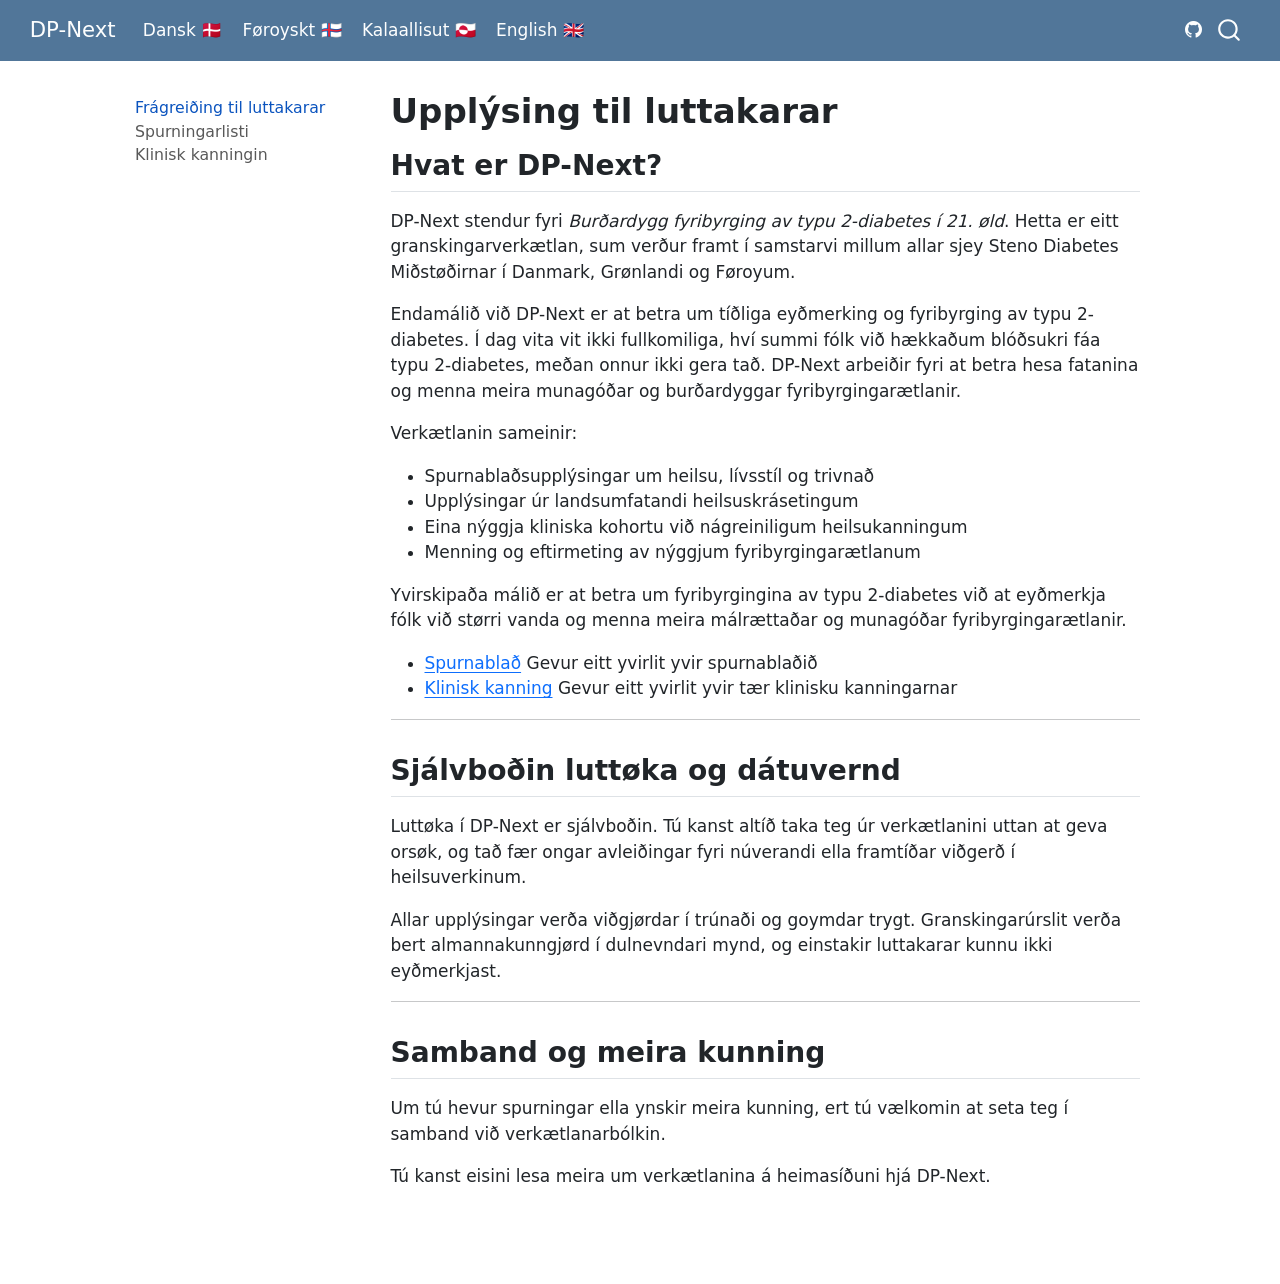
<file: fo/participant.html>
<!DOCTYPE html>
<html xmlns="http://www.w3.org/1999/xhtml" lang="en" xml:lang="en"><head>

<meta charset="utf-8">
<meta name="generator" content="quarto-1.9.38">

<meta name="viewport" content="width=device-width, initial-scale=1.0, user-scalable=yes">


<title>Upplýsing til luttakarar – DP-Next</title>
<style>
/* Default styles provided by pandoc.
** See https://pandoc.org/MANUAL.html#variables-for-html for config info.
*/
code{white-space: pre-wrap;}
span.smallcaps{font-variant: small-caps;}
div.columns{display: flex; gap: min(4vw, 1.5em);}
div.column{flex: auto; overflow-x: auto;}
div.hanging-indent{margin-left: 1.5em; text-indent: -1.5em;}
ul.task-list{list-style: none;}
ul.task-list li input[type="checkbox"] {
  width: 0.8em;
  margin: 0 0.8em 0.2em -1em; /* quarto-specific, see https://github.com/quarto-dev/quarto-cli/issues/4556 */ 
  vertical-align: middle;
}
</style>


<script src="../site_libs/quarto-nav/quarto-nav.js"></script>
<script src="../site_libs/clipboard/clipboard.min.js"></script>
<script src="../site_libs/quarto-search/autocomplete.umd.js"></script>
<script src="../site_libs/quarto-search/fuse.min.js"></script>
<script src="../site_libs/quarto-search/quarto-search.js"></script>
<meta name="quarto:offset" content="../">
<script src="../site_libs/quarto-html/quarto.js" type="module"></script>
<script src="../site_libs/quarto-html/tabsets/tabsets.js" type="module"></script>
<script src="../site_libs/quarto-html/popper.min.js"></script>
<script src="../site_libs/quarto-html/tippy.umd.min.js"></script>
<script src="../site_libs/quarto-html/anchor.min.js"></script>
<link href="../site_libs/quarto-html/tippy.css" rel="stylesheet">
<link href="../site_libs/quarto-html/quarto-syntax-highlighting-15634bcf2e68342d4ad2dfa704d543f6.css" rel="stylesheet" id="quarto-text-highlighting-styles">
<script src="../site_libs/bootstrap/bootstrap.min.js"></script>
<link href="../site_libs/bootstrap/bootstrap-icons.css" rel="stylesheet">
<link href="../site_libs/bootstrap/bootstrap-b9c91b1e117c879de662b9ae260051b4.min.css" rel="stylesheet" append-hash="true" id="quarto-bootstrap" data-mode="light">
<script id="quarto-search-options" type="application/json">{
  "location": "navbar",
  "copy-button": false,
  "collapse-after": 3,
  "panel-placement": "end",
  "type": "overlay",
  "limit": 50,
  "keyboard-shortcut": [
    "f",
    "/",
    "s"
  ],
  "show-item-context": false,
  "language": {
    "search-no-results-text": "No results",
    "search-matching-documents-text": "matching documents",
    "search-copy-link-title": "Copy link to search",
    "search-hide-matches-text": "Hide additional matches",
    "search-more-match-text": "more match in this document",
    "search-more-matches-text": "more matches in this document",
    "search-clear-button-title": "Clear",
    "search-text-placeholder": "",
    "search-detached-cancel-button-title": "Cancel",
    "search-submit-button-title": "Submit",
    "search-label": "Search"
  }
}</script>


</head>

<body class="nav-sidebar floating nav-fixed fullcontent quarto-light">

<div id="quarto-search-results"></div>
  <header id="quarto-header" class="headroom fixed-top">
    <nav class="navbar navbar-expand-lg " data-bs-theme="dark">
      <div class="navbar-container container-fluid">
      <div class="navbar-brand-container mx-auto">
    <a class="navbar-brand" href="../index.html">
    <span class="navbar-title">DP-Next</span>
    </a>
  </div>
            <div id="quarto-search" class="" title="Search"></div>
          <button class="navbar-toggler" type="button" data-bs-toggle="collapse" data-bs-target="#navbarCollapse" aria-controls="navbarCollapse" role="menu" aria-expanded="false" aria-label="Toggle navigation" onclick="if (window.quartoToggleHeadroom) { window.quartoToggleHeadroom(); }">
  <span class="navbar-toggler-icon"></span>
</button>
          <div class="collapse navbar-collapse" id="navbarCollapse">
            <ul class="navbar-nav navbar-nav-scroll me-auto">
  <li class="nav-item">
    <a class="nav-link" href="../da/participant.html"> 
<span class="menu-text">Dansk 🇩🇰</span></a>
  </li>  
  <li class="nav-item">
    <a class="nav-link active" href="../fo/participant.html" aria-current="page"> 
<span class="menu-text">Føroyskt 🇫🇴</span></a>
  </li>  
  <li class="nav-item">
    <a class="nav-link" href="../kl/participant.html"> 
<span class="menu-text">Kalaallisut 🇬🇱</span></a>
  </li>  
  <li class="nav-item">
    <a class="nav-link" href="../en/participant.html"> 
<span class="menu-text">English 🇬🇧</span></a>
  </li>  
</ul>
          </div> <!-- /navcollapse -->
            <div class="quarto-navbar-tools">
    <a href="https://github.com/dp-next/wp3-participants" title="" class="quarto-navigation-tool px-1" aria-label=""><i class="bi bi-github"></i></a>
</div>
      </div> <!-- /container-fluid -->
    </nav>
  <nav class="quarto-secondary-nav">
    <div class="container-fluid d-flex">
      <button type="button" class="quarto-btn-toggle btn" data-bs-toggle="collapse" role="button" data-bs-target=".quarto-sidebar-collapse-item" aria-controls="quarto-sidebar" aria-expanded="false" aria-label="Toggle sidebar navigation" onclick="if (window.quartoToggleHeadroom) { window.quartoToggleHeadroom(); }">
        <i class="bi bi-layout-text-sidebar-reverse"></i>
      </button>
        <nav class="quarto-page-breadcrumbs" aria-label="breadcrumb"><ol class="breadcrumb"><li class="breadcrumb-item"><a href="../fo/participant.html">Frágreiðing til luttakarar</a></li></ol></nav>
        <a class="flex-grow-1" role="navigation" data-bs-toggle="collapse" data-bs-target=".quarto-sidebar-collapse-item" aria-controls="quarto-sidebar" aria-expanded="false" aria-label="Toggle sidebar navigation" onclick="if (window.quartoToggleHeadroom) { window.quartoToggleHeadroom(); }">      
        </a>
    </div>
  </nav>
</header>
<!-- content -->
<div id="quarto-content" class="quarto-container page-columns page-rows-contents page-layout-article page-navbar">
<!-- sidebar -->
  <nav id="quarto-sidebar" class="sidebar collapse collapse-horizontal quarto-sidebar-collapse-item sidebar-navigation floating overflow-auto">
    <div class="sidebar-menu-container"> 
    <ul class="list-unstyled mt-1">
        <li class="sidebar-item">
  <div class="sidebar-item-container"> 
  <a href="../fo/participant.html" class="sidebar-item-text sidebar-link active">
 <span class="menu-text">Frágreiðing til luttakarar</span></a>
  </div>
</li>
        <li class="sidebar-item">
  <div class="sidebar-item-container"> 
  <a href="../fo/participant-questionnaire.html" class="sidebar-item-text sidebar-link">
 <span class="menu-text">Spurningarlisti</span></a>
  </div>
</li>
        <li class="sidebar-item">
  <div class="sidebar-item-container"> 
  <a href="../fo/participant-clinical.html" class="sidebar-item-text sidebar-link">
 <span class="menu-text">Klinisk kanningin</span></a>
  </div>
</li>
    </ul>
    </div>
</nav>
<div id="quarto-sidebar-glass" class="quarto-sidebar-collapse-item" data-bs-toggle="collapse" data-bs-target=".quarto-sidebar-collapse-item"></div>
<!-- margin-sidebar -->
    
<!-- main -->
<main class="content" id="quarto-document-content">

<header id="title-block-header" class="quarto-title-block default">
<div class="quarto-title">
<h1 class="title">Upplýsing til luttakarar</h1>
</div>



<div class="quarto-title-meta">

    
  
    
  </div>
  


</header>


<section id="hvat-er-dp-next" class="level2">
<h2 class="anchored" data-anchor-id="hvat-er-dp-next">Hvat er DP-Next?</h2>
<p>DP-Next stendur fyri <em>Burðardygg fyribyrging av typu 2-diabetes í 21. øld</em>. Hetta er eitt granskingarverkætlan, sum verður framt í samstarvi millum allar sjey Steno Diabetes Miðstøðirnar í Danmark, Grønlandi og Føroyum.</p>
<p>Endamálið við DP-Next er at betra um tíðliga eyðmerking og fyribyrging av typu 2-diabetes. Í dag vita vit ikki fullkomiliga, hví summi fólk við hækkaðum blóðsukri fáa typu 2-diabetes, meðan onnur ikki gera tað. DP-Next arbeiðir fyri at betra hesa fatanina og menna meira munagóðar og burðardyggar fyribyrgingarætlanir.</p>
<p>Verkætlanin sameinir:</p>
<ul>
<li>Spurnablaðsupplýsingar um heilsu, lívsstíl og trivnað</li>
<li>Upplýsingar úr landsumfatandi heilsuskrásetingum</li>
<li>Eina nýggja kliniska kohortu við nágreiniligum heilsukanningum</li>
<li>Menning og eftirmeting av nýggjum fyribyrgingarætlanum</li>
</ul>
<p>Yvirskipaða málið er at betra um fyribyrgingina av typu 2-diabetes við at eyðmerkja fólk við størri vanda og menna meira málrættaðar og munagóðar fyribyrgingarætlanir.</p>
<ul>
<li><strong><a href="../fo/participant-questionnaire.html">Spurnablað</a></strong> Gevur eitt yvirlit yvir spurnablaðið</li>
<li><strong><a href="../fo/participant-clinical.html">Klinisk kanning</a></strong> Gevur eitt yvirlit yvir tær klinisku kanningarnar</li>
</ul>
<hr>
</section>
<section id="sjálvboðin-luttøka-og-dátuvernd" class="level2">
<h2 class="anchored" data-anchor-id="sjálvboðin-luttøka-og-dátuvernd">Sjálvboðin luttøka og dátuvernd</h2>
<p>Luttøka í DP-Next er sjálvboðin. Tú kanst altíð taka teg úr verkætlanini uttan at geva orsøk, og tað fær ongar avleiðingar fyri núverandi ella framtíðar viðgerð í heilsuverkinum.</p>
<p>Allar upplýsingar verða viðgjørdar í trúnaði og goymdar trygt. Granskingarúrslit verða bert almannakunngjørd í dulnevndari mynd, og einstakir luttakarar kunnu ikki eyðmerkjast.</p>
<hr>
</section>
<section id="samband-og-meira-kunning" class="level2">
<h2 class="anchored" data-anchor-id="samband-og-meira-kunning">Samband og meira kunning</h2>
<p>Um tú hevur spurningar ella ynskir meira kunning, ert tú vælkomin at seta teg í samband við verkætlanarbólkin.</p>
<p>Tú kanst eisini lesa meira um verkætlanina á heimasíðuni hjá DP-Next.</p>


</section>

</main> <!-- /main -->
<script id="quarto-html-after-body" type="application/javascript">
  window.document.addEventListener("DOMContentLoaded", function (event) {
    const icon = "";
    const anchorJS = new window.AnchorJS();
    anchorJS.options = {
      placement: 'right',
      icon: icon
    };
    anchorJS.add('.anchored');
    const isCodeAnnotation = (el) => {
      for (const clz of el.classList) {
        if (clz.startsWith('code-annotation-')) {                     
          return true;
        }
      }
      return false;
    }
    const onCopySuccess = function(e) {
      // button target
      const button = e.trigger;
      // don't keep focus
      button.blur();
      // flash "checked"
      button.classList.add('code-copy-button-checked');
      var currentTitle = button.getAttribute("title");
      button.setAttribute("title", "Copied!");
      let tooltip;
      if (window.bootstrap) {
        button.setAttribute("data-bs-toggle", "tooltip");
        button.setAttribute("data-bs-placement", "left");
        button.setAttribute("data-bs-title", "Copied!");
        tooltip = new bootstrap.Tooltip(button, 
          { trigger: "manual", 
            customClass: "code-copy-button-tooltip",
            offset: [0, -8]});
        tooltip.show();    
      }
      setTimeout(function() {
        if (tooltip) {
          tooltip.hide();
          button.removeAttribute("data-bs-title");
          button.removeAttribute("data-bs-toggle");
          button.removeAttribute("data-bs-placement");
        }
        button.setAttribute("title", currentTitle);
        button.classList.remove('code-copy-button-checked');
      }, 1000);
      // clear code selection
      e.clearSelection();
    }
    const getTextToCopy = function(trigger) {
      const outerScaffold = trigger.parentElement.cloneNode(true);
      const codeEl = outerScaffold.querySelector('code');
      for (const childEl of codeEl.children) {
        if (isCodeAnnotation(childEl)) {
          childEl.remove();
        }
      }
      return codeEl.innerText;
    }
    const clipboard = new window.ClipboardJS('.code-copy-button:not([data-in-quarto-modal])', {
      text: getTextToCopy
    });
    clipboard.on('success', onCopySuccess);
    if (window.document.getElementById('quarto-embedded-source-code-modal')) {
      const clipboardModal = new window.ClipboardJS('.code-copy-button[data-in-quarto-modal]', {
        text: getTextToCopy,
        container: window.document.getElementById('quarto-embedded-source-code-modal')
      });
      clipboardModal.on('success', onCopySuccess);
    }
      var localhostRegex = new RegExp(/^(?:http|https):\/\/localhost\:?[0-9]*\//);
      var mailtoRegex = new RegExp(/^mailto:/);
        var filterRegex = new RegExp("https:\/\/dp-next\.github\.io\/wp3-participants\/");
      var isInternal = (href) => {
          return filterRegex.test(href) || localhostRegex.test(href) || mailtoRegex.test(href);
      }
      // Inspect non-navigation links and adorn them if external
     var links = window.document.querySelectorAll('a[href]:not(.nav-link):not(.navbar-brand):not(.toc-action):not(.sidebar-link):not(.sidebar-item-toggle):not(.pagination-link):not(.no-external):not([aria-hidden]):not(.dropdown-item):not(.quarto-navigation-tool):not(.about-link)');
      for (var i=0; i<links.length; i++) {
        const link = links[i];
        if (!isInternal(link.href)) {
          // undo the damage that might have been done by quarto-nav.js in the case of
          // links that we want to consider external
          if (link.dataset.originalHref !== undefined) {
            link.href = link.dataset.originalHref;
          }
        }
      }
    function tippyHover(el, contentFn, onTriggerFn, onUntriggerFn) {
      const config = {
        allowHTML: true,
        maxWidth: 500,
        delay: 100,
        arrow: false,
        appendTo: function(el) {
            return el.parentElement;
        },
        interactive: true,
        interactiveBorder: 10,
        theme: 'quarto',
        placement: 'bottom-start',
      };
      if (contentFn) {
        config.content = contentFn;
      }
      if (onTriggerFn) {
        config.onTrigger = onTriggerFn;
      }
      if (onUntriggerFn) {
        config.onUntrigger = onUntriggerFn;
      }
      window.tippy(el, config); 
    }
    const noterefs = window.document.querySelectorAll('a[role="doc-noteref"]');
    for (var i=0; i<noterefs.length; i++) {
      const ref = noterefs[i];
      tippyHover(ref, function() {
        // use id or data attribute instead here
        let href = ref.getAttribute('data-footnote-href') || ref.getAttribute('href');
        try { href = new URL(href).hash; } catch {}
        const id = href.replace(/^#\/?/, "");
        const note = window.document.getElementById(id);
        if (note) {
          return note.innerHTML;
        } else {
          return "";
        }
      });
    }
    const xrefs = window.document.querySelectorAll('a.quarto-xref');
    const processXRef = (id, note) => {
      // Strip column container classes
      const stripColumnClz = (el) => {
        el.classList.remove("page-full", "page-columns");
        if (el.children) {
          for (const child of el.children) {
            stripColumnClz(child);
          }
        }
      }
      stripColumnClz(note)
      if (id === null || id.startsWith('sec-')) {
        // Special case sections, only their first couple elements
        const container = document.createElement("div");
        if (note.children && note.children.length > 2) {
          container.appendChild(note.children[0].cloneNode(true));
          for (let i = 1; i < note.children.length; i++) {
            const child = note.children[i];
            if (child.tagName === "P" && child.innerText === "") {
              continue;
            } else {
              container.appendChild(child.cloneNode(true));
              break;
            }
          }
          if (window.Quarto?.typesetMath) {
            window.Quarto.typesetMath(container);
          }
          return container.innerHTML
        } else {
          if (window.Quarto?.typesetMath) {
            window.Quarto.typesetMath(note);
          }
          return note.innerHTML;
        }
      } else {
        // Remove any anchor links if they are present
        const anchorLink = note.querySelector('a.anchorjs-link');
        if (anchorLink) {
          anchorLink.remove();
        }
        if (window.Quarto?.typesetMath) {
          window.Quarto.typesetMath(note);
        }
        if (note.classList.contains("callout")) {
          return note.outerHTML;
        } else {
          return note.innerHTML;
        }
      }
    }
    for (var i=0; i<xrefs.length; i++) {
      const xref = xrefs[i];
      tippyHover(xref, undefined, function(instance) {
        instance.disable();
        let url = xref.getAttribute('href');
        let hash = undefined; 
        if (url.startsWith('#')) {
          hash = url;
        } else {
          try { hash = new URL(url).hash; } catch {}
        }
        if (hash) {
          const id = hash.replace(/^#\/?/, "");
          const note = window.document.getElementById(id);
          if (note !== null) {
            try {
              const html = processXRef(id, note.cloneNode(true));
              instance.setContent(html);
            } finally {
              instance.enable();
              instance.show();
            }
          } else {
            // See if we can fetch this
            fetch(url.split('#')[0])
            .then(res => res.text())
            .then(html => {
              const parser = new DOMParser();
              const htmlDoc = parser.parseFromString(html, "text/html");
              const note = htmlDoc.getElementById(id);
              if (note !== null) {
                const html = processXRef(id, note);
                instance.setContent(html);
              } 
            }).finally(() => {
              instance.enable();
              instance.show();
            });
          }
        } else {
          // See if we can fetch a full url (with no hash to target)
          // This is a special case and we should probably do some content thinning / targeting
          fetch(url)
          .then(res => res.text())
          .then(html => {
            const parser = new DOMParser();
            const htmlDoc = parser.parseFromString(html, "text/html");
            const note = htmlDoc.querySelector('main.content');
            if (note !== null) {
              // This should only happen for chapter cross references
              // (since there is no id in the URL)
              // remove the first header
              if (note.children.length > 0 && note.children[0].tagName === "HEADER") {
                note.children[0].remove();
              }
              const html = processXRef(null, note);
              instance.setContent(html);
            } 
          }).finally(() => {
            instance.enable();
            instance.show();
          });
        }
      }, function(instance) {
      });
    }
        let selectedAnnoteEl;
        const selectorForAnnotation = ( cell, annotation) => {
          let cellAttr = 'data-code-cell="' + cell + '"';
          let lineAttr = 'data-code-annotation="' +  annotation + '"';
          const selector = 'span[' + cellAttr + '][' + lineAttr + ']';
          return selector;
        }
        const selectCodeLines = (annoteEl) => {
          const doc = window.document;
          const targetCell = annoteEl.getAttribute("data-target-cell");
          const targetAnnotation = annoteEl.getAttribute("data-target-annotation");
          const annoteSpan = window.document.querySelector(selectorForAnnotation(targetCell, targetAnnotation));
          const lines = annoteSpan.getAttribute("data-code-lines").split(",");
          const lineIds = lines.map((line) => {
            return targetCell + "-" + line;
          })
          let top = null;
          let height = null;
          let parent = null;
          if (lineIds.length > 0) {
              //compute the position of the single el (top and bottom and make a div)
              const el = window.document.getElementById(lineIds[0]);
              top = el.offsetTop;
              height = el.offsetHeight;
              parent = el.parentElement.parentElement;
            if (lineIds.length > 1) {
              const lastEl = window.document.getElementById(lineIds[lineIds.length - 1]);
              const bottom = lastEl.offsetTop + lastEl.offsetHeight;
              height = bottom - top;
            }
            if (top !== null && height !== null && parent !== null) {
              // cook up a div (if necessary) and position it 
              let div = window.document.getElementById("code-annotation-line-highlight");
              if (div === null) {
                div = window.document.createElement("div");
                div.setAttribute("id", "code-annotation-line-highlight");
                div.style.position = 'absolute';
                parent.appendChild(div);
              }
              div.style.top = top - 2 + "px";
              div.style.height = height + 4 + "px";
              div.style.left = 0;
              let gutterDiv = window.document.getElementById("code-annotation-line-highlight-gutter");
              if (gutterDiv === null) {
                gutterDiv = window.document.createElement("div");
                gutterDiv.setAttribute("id", "code-annotation-line-highlight-gutter");
                gutterDiv.style.position = 'absolute';
                const codeCell = window.document.getElementById(targetCell);
                const gutter = codeCell.querySelector('.code-annotation-gutter');
                gutter.appendChild(gutterDiv);
              }
              gutterDiv.style.top = top - 2 + "px";
              gutterDiv.style.height = height + 4 + "px";
            }
            selectedAnnoteEl = annoteEl;
          }
        };
        const unselectCodeLines = () => {
          const elementsIds = ["code-annotation-line-highlight", "code-annotation-line-highlight-gutter"];
          elementsIds.forEach((elId) => {
            const div = window.document.getElementById(elId);
            if (div) {
              div.remove();
            }
          });
          selectedAnnoteEl = undefined;
        };
          // Handle positioning of the toggle
      window.addEventListener(
        "resize",
        throttle(() => {
          elRect = undefined;
          if (selectedAnnoteEl) {
            selectCodeLines(selectedAnnoteEl);
          }
        }, 10)
      );
      function throttle(fn, ms) {
      let throttle = false;
      let timer;
        return (...args) => {
          if(!throttle) { // first call gets through
              fn.apply(this, args);
              throttle = true;
          } else { // all the others get throttled
              if(timer) clearTimeout(timer); // cancel #2
              timer = setTimeout(() => {
                fn.apply(this, args);
                timer = throttle = false;
              }, ms);
          }
        };
      }
        // Attach click handler to the DT
        const annoteDls = window.document.querySelectorAll('dt[data-target-cell]');
        for (const annoteDlNode of annoteDls) {
          annoteDlNode.addEventListener('click', (event) => {
            const clickedEl = event.target;
            if (clickedEl !== selectedAnnoteEl) {
              unselectCodeLines();
              const activeEl = window.document.querySelector('dt[data-target-cell].code-annotation-active');
              if (activeEl) {
                activeEl.classList.remove('code-annotation-active');
              }
              selectCodeLines(clickedEl);
              clickedEl.classList.add('code-annotation-active');
            } else {
              // Unselect the line
              unselectCodeLines();
              clickedEl.classList.remove('code-annotation-active');
            }
          });
        }
    const findCites = (el) => {
      const parentEl = el.parentElement;
      if (parentEl) {
        const cites = parentEl.dataset.cites;
        if (cites) {
          return {
            el,
            cites: cites.split(' ')
          };
        } else {
          return findCites(el.parentElement)
        }
      } else {
        return undefined;
      }
    };
    var bibliorefs = window.document.querySelectorAll('a[role="doc-biblioref"]');
    for (var i=0; i<bibliorefs.length; i++) {
      const ref = bibliorefs[i];
      const citeInfo = findCites(ref);
      if (citeInfo) {
        tippyHover(citeInfo.el, function() {
          var popup = window.document.createElement('div');
          citeInfo.cites.forEach(function(cite) {
            var citeDiv = window.document.createElement('div');
            citeDiv.classList.add('hanging-indent');
            citeDiv.classList.add('csl-entry');
            var biblioDiv = window.document.getElementById('ref-' + cite);
            if (biblioDiv) {
              citeDiv.innerHTML = biblioDiv.innerHTML;
            }
            popup.appendChild(citeDiv);
          });
          return popup.innerHTML;
        });
      }
    }
  });
  </script>
</div> <!-- /content -->




</body></html>
</file>
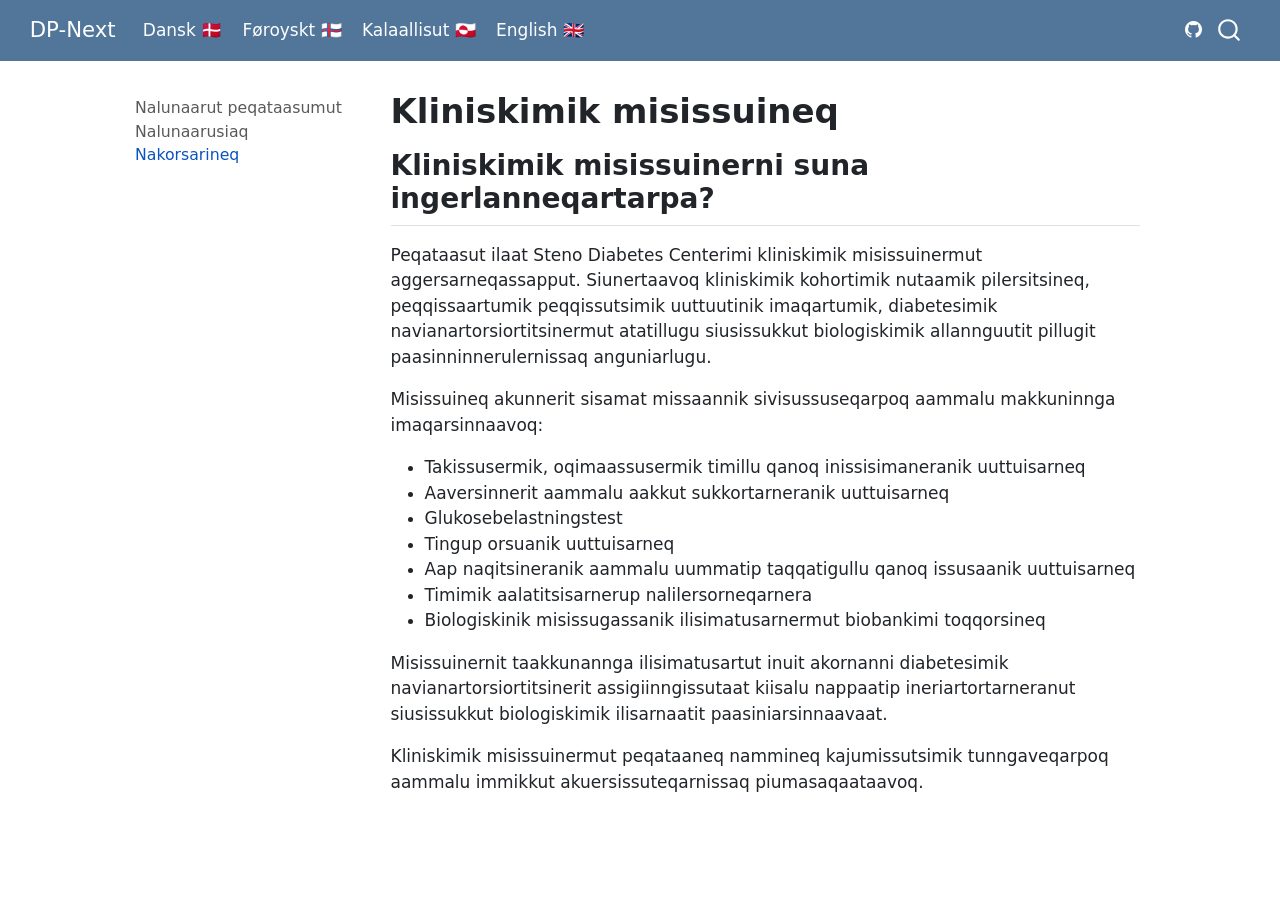
<file: kl/participant-clinical.html>
<!DOCTYPE html>
<html xmlns="http://www.w3.org/1999/xhtml" lang="en" xml:lang="en"><head>

<meta charset="utf-8">
<meta name="generator" content="quarto-1.9.38">

<meta name="viewport" content="width=device-width, initial-scale=1.0, user-scalable=yes">


<title>Kliniskimik misissuineq – DP-Next</title>
<style>
/* Default styles provided by pandoc.
** See https://pandoc.org/MANUAL.html#variables-for-html for config info.
*/
code{white-space: pre-wrap;}
span.smallcaps{font-variant: small-caps;}
div.columns{display: flex; gap: min(4vw, 1.5em);}
div.column{flex: auto; overflow-x: auto;}
div.hanging-indent{margin-left: 1.5em; text-indent: -1.5em;}
ul.task-list{list-style: none;}
ul.task-list li input[type="checkbox"] {
  width: 0.8em;
  margin: 0 0.8em 0.2em -1em; /* quarto-specific, see https://github.com/quarto-dev/quarto-cli/issues/4556 */ 
  vertical-align: middle;
}
</style>


<script src="../site_libs/quarto-nav/quarto-nav.js"></script>
<script src="../site_libs/clipboard/clipboard.min.js"></script>
<script src="../site_libs/quarto-search/autocomplete.umd.js"></script>
<script src="../site_libs/quarto-search/fuse.min.js"></script>
<script src="../site_libs/quarto-search/quarto-search.js"></script>
<meta name="quarto:offset" content="../">
<script src="../site_libs/quarto-html/quarto.js" type="module"></script>
<script src="../site_libs/quarto-html/tabsets/tabsets.js" type="module"></script>
<script src="../site_libs/quarto-html/popper.min.js"></script>
<script src="../site_libs/quarto-html/tippy.umd.min.js"></script>
<script src="../site_libs/quarto-html/anchor.min.js"></script>
<link href="../site_libs/quarto-html/tippy.css" rel="stylesheet">
<link href="../site_libs/quarto-html/quarto-syntax-highlighting-15634bcf2e68342d4ad2dfa704d543f6.css" rel="stylesheet" id="quarto-text-highlighting-styles">
<script src="../site_libs/bootstrap/bootstrap.min.js"></script>
<link href="../site_libs/bootstrap/bootstrap-icons.css" rel="stylesheet">
<link href="../site_libs/bootstrap/bootstrap-b9c91b1e117c879de662b9ae260051b4.min.css" rel="stylesheet" append-hash="true" id="quarto-bootstrap" data-mode="light">
<script id="quarto-search-options" type="application/json">{
  "location": "navbar",
  "copy-button": false,
  "collapse-after": 3,
  "panel-placement": "end",
  "type": "overlay",
  "limit": 50,
  "keyboard-shortcut": [
    "f",
    "/",
    "s"
  ],
  "show-item-context": false,
  "language": {
    "search-no-results-text": "No results",
    "search-matching-documents-text": "matching documents",
    "search-copy-link-title": "Copy link to search",
    "search-hide-matches-text": "Hide additional matches",
    "search-more-match-text": "more match in this document",
    "search-more-matches-text": "more matches in this document",
    "search-clear-button-title": "Clear",
    "search-text-placeholder": "",
    "search-detached-cancel-button-title": "Cancel",
    "search-submit-button-title": "Submit",
    "search-label": "Search"
  }
}</script>


</head>

<body class="nav-sidebar floating nav-fixed fullcontent quarto-light">

<div id="quarto-search-results"></div>
  <header id="quarto-header" class="headroom fixed-top">
    <nav class="navbar navbar-expand-lg " data-bs-theme="dark">
      <div class="navbar-container container-fluid">
      <div class="navbar-brand-container mx-auto">
    <a class="navbar-brand" href="../index.html">
    <span class="navbar-title">DP-Next</span>
    </a>
  </div>
            <div id="quarto-search" class="" title="Search"></div>
          <button class="navbar-toggler" type="button" data-bs-toggle="collapse" data-bs-target="#navbarCollapse" aria-controls="navbarCollapse" role="menu" aria-expanded="false" aria-label="Toggle navigation" onclick="if (window.quartoToggleHeadroom) { window.quartoToggleHeadroom(); }">
  <span class="navbar-toggler-icon"></span>
</button>
          <div class="collapse navbar-collapse" id="navbarCollapse">
            <ul class="navbar-nav navbar-nav-scroll me-auto">
  <li class="nav-item">
    <a class="nav-link" href="../da/participant.html"> 
<span class="menu-text">Dansk 🇩🇰</span></a>
  </li>  
  <li class="nav-item">
    <a class="nav-link" href="../fo/participant.html"> 
<span class="menu-text">Føroyskt 🇫🇴</span></a>
  </li>  
  <li class="nav-item">
    <a class="nav-link active" href="../kl/participant.html" aria-current="page"> 
<span class="menu-text">Kalaallisut 🇬🇱</span></a>
  </li>  
  <li class="nav-item">
    <a class="nav-link" href="../en/participant.html"> 
<span class="menu-text">English 🇬🇧</span></a>
  </li>  
</ul>
          </div> <!-- /navcollapse -->
            <div class="quarto-navbar-tools">
    <a href="https://github.com/dp-next/wp3-participants" title="" class="quarto-navigation-tool px-1" aria-label=""><i class="bi bi-github"></i></a>
</div>
      </div> <!-- /container-fluid -->
    </nav>
  <nav class="quarto-secondary-nav">
    <div class="container-fluid d-flex">
      <button type="button" class="quarto-btn-toggle btn" data-bs-toggle="collapse" role="button" data-bs-target=".quarto-sidebar-collapse-item" aria-controls="quarto-sidebar" aria-expanded="false" aria-label="Toggle sidebar navigation" onclick="if (window.quartoToggleHeadroom) { window.quartoToggleHeadroom(); }">
        <i class="bi bi-layout-text-sidebar-reverse"></i>
      </button>
        <nav class="quarto-page-breadcrumbs" aria-label="breadcrumb"><ol class="breadcrumb"><li class="breadcrumb-item"><a href="../kl/participant-clinical.html">Nakorsarineq</a></li></ol></nav>
        <a class="flex-grow-1" role="navigation" data-bs-toggle="collapse" data-bs-target=".quarto-sidebar-collapse-item" aria-controls="quarto-sidebar" aria-expanded="false" aria-label="Toggle sidebar navigation" onclick="if (window.quartoToggleHeadroom) { window.quartoToggleHeadroom(); }">      
        </a>
    </div>
  </nav>
</header>
<!-- content -->
<div id="quarto-content" class="quarto-container page-columns page-rows-contents page-layout-article page-navbar">
<!-- sidebar -->
  <nav id="quarto-sidebar" class="sidebar collapse collapse-horizontal quarto-sidebar-collapse-item sidebar-navigation floating overflow-auto">
    <div class="sidebar-menu-container"> 
    <ul class="list-unstyled mt-1">
        <li class="sidebar-item">
  <div class="sidebar-item-container"> 
  <a href="../kl/participant.html" class="sidebar-item-text sidebar-link">
 <span class="menu-text">Nalunaarut peqataasumut</span></a>
  </div>
</li>
        <li class="sidebar-item">
  <div class="sidebar-item-container"> 
  <a href="../kl/participant-questionnaire.html" class="sidebar-item-text sidebar-link">
 <span class="menu-text">Nalunaarusiaq</span></a>
  </div>
</li>
        <li class="sidebar-item">
  <div class="sidebar-item-container"> 
  <a href="../kl/participant-clinical.html" class="sidebar-item-text sidebar-link active">
 <span class="menu-text">Nakorsarineq</span></a>
  </div>
</li>
    </ul>
    </div>
</nav>
<div id="quarto-sidebar-glass" class="quarto-sidebar-collapse-item" data-bs-toggle="collapse" data-bs-target=".quarto-sidebar-collapse-item"></div>
<!-- margin-sidebar -->
    
<!-- main -->
<main class="content" id="quarto-document-content">

<header id="title-block-header" class="quarto-title-block default">
<div class="quarto-title">
<h1 class="title">Kliniskimik misissuineq</h1>
</div>



<div class="quarto-title-meta">

    
  
    
  </div>
  


</header>


<section id="kliniskimik-misissuinerni-suna-ingerlanneqartarpa" class="level2">
<h2 class="anchored" data-anchor-id="kliniskimik-misissuinerni-suna-ingerlanneqartarpa">Kliniskimik misissuinerni suna ingerlanneqartarpa?</h2>
<p>Peqataasut ilaat Steno Diabetes Centerimi kliniskimik misissuinermut aggersarneqassapput. Siunertaavoq kliniskimik kohortimik nutaamik pilersitsineq, peqqissaartumik peqqissutsimik uuttuutinik imaqartumik, diabetesimik navianartorsiortitsinermut atatillugu siusissukkut biologiskimik allannguutit pillugit paasinninnerulernissaq anguniarlugu.</p>
<p>Misissuineq akunnerit sisamat missaannik sivisussuseqarpoq aammalu makkuninnga imaqarsinnaavoq:</p>
<ul>
<li>Takissusermik, oqimaassusermik timillu qanoq inissisimaneranik uuttuisarneq</li>
<li>Aaversinnerit aammalu aakkut sukkortarneranik uuttuisarneq</li>
<li>Glukosebelastningstest</li>
<li>Tingup orsuanik uuttuisarneq</li>
<li>Aap naqitsineranik aammalu uummatip taqqatigullu qanoq issusaanik uuttuisarneq</li>
<li>Timimik aalatitsisarnerup nalilersorneqarnera</li>
<li>Biologiskinik misissugassanik ilisimatusarnermut biobankimi toqqorsineq</li>
</ul>
<p>Misissuinernit taakkunannga ilisimatusartut inuit akornanni diabetesimik navianartorsiortitsinerit assigiinngissutaat kiisalu nappaatip ineriartortarneranut siusissukkut biologiskimik ilisarnaatit paasiniarsinnaavaat.</p>
<p>Kliniskimik misissuinermut peqataaneq nammineq kajumissutsimik tunngaveqarpoq aammalu immikkut akuersissuteqarnissaq piumasaqaataavoq.</p>


</section>

</main> <!-- /main -->
<script id="quarto-html-after-body" type="application/javascript">
  window.document.addEventListener("DOMContentLoaded", function (event) {
    const icon = "";
    const anchorJS = new window.AnchorJS();
    anchorJS.options = {
      placement: 'right',
      icon: icon
    };
    anchorJS.add('.anchored');
    const isCodeAnnotation = (el) => {
      for (const clz of el.classList) {
        if (clz.startsWith('code-annotation-')) {                     
          return true;
        }
      }
      return false;
    }
    const onCopySuccess = function(e) {
      // button target
      const button = e.trigger;
      // don't keep focus
      button.blur();
      // flash "checked"
      button.classList.add('code-copy-button-checked');
      var currentTitle = button.getAttribute("title");
      button.setAttribute("title", "Copied!");
      let tooltip;
      if (window.bootstrap) {
        button.setAttribute("data-bs-toggle", "tooltip");
        button.setAttribute("data-bs-placement", "left");
        button.setAttribute("data-bs-title", "Copied!");
        tooltip = new bootstrap.Tooltip(button, 
          { trigger: "manual", 
            customClass: "code-copy-button-tooltip",
            offset: [0, -8]});
        tooltip.show();    
      }
      setTimeout(function() {
        if (tooltip) {
          tooltip.hide();
          button.removeAttribute("data-bs-title");
          button.removeAttribute("data-bs-toggle");
          button.removeAttribute("data-bs-placement");
        }
        button.setAttribute("title", currentTitle);
        button.classList.remove('code-copy-button-checked');
      }, 1000);
      // clear code selection
      e.clearSelection();
    }
    const getTextToCopy = function(trigger) {
      const outerScaffold = trigger.parentElement.cloneNode(true);
      const codeEl = outerScaffold.querySelector('code');
      for (const childEl of codeEl.children) {
        if (isCodeAnnotation(childEl)) {
          childEl.remove();
        }
      }
      return codeEl.innerText;
    }
    const clipboard = new window.ClipboardJS('.code-copy-button:not([data-in-quarto-modal])', {
      text: getTextToCopy
    });
    clipboard.on('success', onCopySuccess);
    if (window.document.getElementById('quarto-embedded-source-code-modal')) {
      const clipboardModal = new window.ClipboardJS('.code-copy-button[data-in-quarto-modal]', {
        text: getTextToCopy,
        container: window.document.getElementById('quarto-embedded-source-code-modal')
      });
      clipboardModal.on('success', onCopySuccess);
    }
      var localhostRegex = new RegExp(/^(?:http|https):\/\/localhost\:?[0-9]*\//);
      var mailtoRegex = new RegExp(/^mailto:/);
        var filterRegex = new RegExp("https:\/\/dp-next\.github\.io\/wp3-participants\/");
      var isInternal = (href) => {
          return filterRegex.test(href) || localhostRegex.test(href) || mailtoRegex.test(href);
      }
      // Inspect non-navigation links and adorn them if external
     var links = window.document.querySelectorAll('a[href]:not(.nav-link):not(.navbar-brand):not(.toc-action):not(.sidebar-link):not(.sidebar-item-toggle):not(.pagination-link):not(.no-external):not([aria-hidden]):not(.dropdown-item):not(.quarto-navigation-tool):not(.about-link)');
      for (var i=0; i<links.length; i++) {
        const link = links[i];
        if (!isInternal(link.href)) {
          // undo the damage that might have been done by quarto-nav.js in the case of
          // links that we want to consider external
          if (link.dataset.originalHref !== undefined) {
            link.href = link.dataset.originalHref;
          }
        }
      }
    function tippyHover(el, contentFn, onTriggerFn, onUntriggerFn) {
      const config = {
        allowHTML: true,
        maxWidth: 500,
        delay: 100,
        arrow: false,
        appendTo: function(el) {
            return el.parentElement;
        },
        interactive: true,
        interactiveBorder: 10,
        theme: 'quarto',
        placement: 'bottom-start',
      };
      if (contentFn) {
        config.content = contentFn;
      }
      if (onTriggerFn) {
        config.onTrigger = onTriggerFn;
      }
      if (onUntriggerFn) {
        config.onUntrigger = onUntriggerFn;
      }
      window.tippy(el, config); 
    }
    const noterefs = window.document.querySelectorAll('a[role="doc-noteref"]');
    for (var i=0; i<noterefs.length; i++) {
      const ref = noterefs[i];
      tippyHover(ref, function() {
        // use id or data attribute instead here
        let href = ref.getAttribute('data-footnote-href') || ref.getAttribute('href');
        try { href = new URL(href).hash; } catch {}
        const id = href.replace(/^#\/?/, "");
        const note = window.document.getElementById(id);
        if (note) {
          return note.innerHTML;
        } else {
          return "";
        }
      });
    }
    const xrefs = window.document.querySelectorAll('a.quarto-xref');
    const processXRef = (id, note) => {
      // Strip column container classes
      const stripColumnClz = (el) => {
        el.classList.remove("page-full", "page-columns");
        if (el.children) {
          for (const child of el.children) {
            stripColumnClz(child);
          }
        }
      }
      stripColumnClz(note)
      if (id === null || id.startsWith('sec-')) {
        // Special case sections, only their first couple elements
        const container = document.createElement("div");
        if (note.children && note.children.length > 2) {
          container.appendChild(note.children[0].cloneNode(true));
          for (let i = 1; i < note.children.length; i++) {
            const child = note.children[i];
            if (child.tagName === "P" && child.innerText === "") {
              continue;
            } else {
              container.appendChild(child.cloneNode(true));
              break;
            }
          }
          if (window.Quarto?.typesetMath) {
            window.Quarto.typesetMath(container);
          }
          return container.innerHTML
        } else {
          if (window.Quarto?.typesetMath) {
            window.Quarto.typesetMath(note);
          }
          return note.innerHTML;
        }
      } else {
        // Remove any anchor links if they are present
        const anchorLink = note.querySelector('a.anchorjs-link');
        if (anchorLink) {
          anchorLink.remove();
        }
        if (window.Quarto?.typesetMath) {
          window.Quarto.typesetMath(note);
        }
        if (note.classList.contains("callout")) {
          return note.outerHTML;
        } else {
          return note.innerHTML;
        }
      }
    }
    for (var i=0; i<xrefs.length; i++) {
      const xref = xrefs[i];
      tippyHover(xref, undefined, function(instance) {
        instance.disable();
        let url = xref.getAttribute('href');
        let hash = undefined; 
        if (url.startsWith('#')) {
          hash = url;
        } else {
          try { hash = new URL(url).hash; } catch {}
        }
        if (hash) {
          const id = hash.replace(/^#\/?/, "");
          const note = window.document.getElementById(id);
          if (note !== null) {
            try {
              const html = processXRef(id, note.cloneNode(true));
              instance.setContent(html);
            } finally {
              instance.enable();
              instance.show();
            }
          } else {
            // See if we can fetch this
            fetch(url.split('#')[0])
            .then(res => res.text())
            .then(html => {
              const parser = new DOMParser();
              const htmlDoc = parser.parseFromString(html, "text/html");
              const note = htmlDoc.getElementById(id);
              if (note !== null) {
                const html = processXRef(id, note);
                instance.setContent(html);
              } 
            }).finally(() => {
              instance.enable();
              instance.show();
            });
          }
        } else {
          // See if we can fetch a full url (with no hash to target)
          // This is a special case and we should probably do some content thinning / targeting
          fetch(url)
          .then(res => res.text())
          .then(html => {
            const parser = new DOMParser();
            const htmlDoc = parser.parseFromString(html, "text/html");
            const note = htmlDoc.querySelector('main.content');
            if (note !== null) {
              // This should only happen for chapter cross references
              // (since there is no id in the URL)
              // remove the first header
              if (note.children.length > 0 && note.children[0].tagName === "HEADER") {
                note.children[0].remove();
              }
              const html = processXRef(null, note);
              instance.setContent(html);
            } 
          }).finally(() => {
            instance.enable();
            instance.show();
          });
        }
      }, function(instance) {
      });
    }
        let selectedAnnoteEl;
        const selectorForAnnotation = ( cell, annotation) => {
          let cellAttr = 'data-code-cell="' + cell + '"';
          let lineAttr = 'data-code-annotation="' +  annotation + '"';
          const selector = 'span[' + cellAttr + '][' + lineAttr + ']';
          return selector;
        }
        const selectCodeLines = (annoteEl) => {
          const doc = window.document;
          const targetCell = annoteEl.getAttribute("data-target-cell");
          const targetAnnotation = annoteEl.getAttribute("data-target-annotation");
          const annoteSpan = window.document.querySelector(selectorForAnnotation(targetCell, targetAnnotation));
          const lines = annoteSpan.getAttribute("data-code-lines").split(",");
          const lineIds = lines.map((line) => {
            return targetCell + "-" + line;
          })
          let top = null;
          let height = null;
          let parent = null;
          if (lineIds.length > 0) {
              //compute the position of the single el (top and bottom and make a div)
              const el = window.document.getElementById(lineIds[0]);
              top = el.offsetTop;
              height = el.offsetHeight;
              parent = el.parentElement.parentElement;
            if (lineIds.length > 1) {
              const lastEl = window.document.getElementById(lineIds[lineIds.length - 1]);
              const bottom = lastEl.offsetTop + lastEl.offsetHeight;
              height = bottom - top;
            }
            if (top !== null && height !== null && parent !== null) {
              // cook up a div (if necessary) and position it 
              let div = window.document.getElementById("code-annotation-line-highlight");
              if (div === null) {
                div = window.document.createElement("div");
                div.setAttribute("id", "code-annotation-line-highlight");
                div.style.position = 'absolute';
                parent.appendChild(div);
              }
              div.style.top = top - 2 + "px";
              div.style.height = height + 4 + "px";
              div.style.left = 0;
              let gutterDiv = window.document.getElementById("code-annotation-line-highlight-gutter");
              if (gutterDiv === null) {
                gutterDiv = window.document.createElement("div");
                gutterDiv.setAttribute("id", "code-annotation-line-highlight-gutter");
                gutterDiv.style.position = 'absolute';
                const codeCell = window.document.getElementById(targetCell);
                const gutter = codeCell.querySelector('.code-annotation-gutter');
                gutter.appendChild(gutterDiv);
              }
              gutterDiv.style.top = top - 2 + "px";
              gutterDiv.style.height = height + 4 + "px";
            }
            selectedAnnoteEl = annoteEl;
          }
        };
        const unselectCodeLines = () => {
          const elementsIds = ["code-annotation-line-highlight", "code-annotation-line-highlight-gutter"];
          elementsIds.forEach((elId) => {
            const div = window.document.getElementById(elId);
            if (div) {
              div.remove();
            }
          });
          selectedAnnoteEl = undefined;
        };
          // Handle positioning of the toggle
      window.addEventListener(
        "resize",
        throttle(() => {
          elRect = undefined;
          if (selectedAnnoteEl) {
            selectCodeLines(selectedAnnoteEl);
          }
        }, 10)
      );
      function throttle(fn, ms) {
      let throttle = false;
      let timer;
        return (...args) => {
          if(!throttle) { // first call gets through
              fn.apply(this, args);
              throttle = true;
          } else { // all the others get throttled
              if(timer) clearTimeout(timer); // cancel #2
              timer = setTimeout(() => {
                fn.apply(this, args);
                timer = throttle = false;
              }, ms);
          }
        };
      }
        // Attach click handler to the DT
        const annoteDls = window.document.querySelectorAll('dt[data-target-cell]');
        for (const annoteDlNode of annoteDls) {
          annoteDlNode.addEventListener('click', (event) => {
            const clickedEl = event.target;
            if (clickedEl !== selectedAnnoteEl) {
              unselectCodeLines();
              const activeEl = window.document.querySelector('dt[data-target-cell].code-annotation-active');
              if (activeEl) {
                activeEl.classList.remove('code-annotation-active');
              }
              selectCodeLines(clickedEl);
              clickedEl.classList.add('code-annotation-active');
            } else {
              // Unselect the line
              unselectCodeLines();
              clickedEl.classList.remove('code-annotation-active');
            }
          });
        }
    const findCites = (el) => {
      const parentEl = el.parentElement;
      if (parentEl) {
        const cites = parentEl.dataset.cites;
        if (cites) {
          return {
            el,
            cites: cites.split(' ')
          };
        } else {
          return findCites(el.parentElement)
        }
      } else {
        return undefined;
      }
    };
    var bibliorefs = window.document.querySelectorAll('a[role="doc-biblioref"]');
    for (var i=0; i<bibliorefs.length; i++) {
      const ref = bibliorefs[i];
      const citeInfo = findCites(ref);
      if (citeInfo) {
        tippyHover(citeInfo.el, function() {
          var popup = window.document.createElement('div');
          citeInfo.cites.forEach(function(cite) {
            var citeDiv = window.document.createElement('div');
            citeDiv.classList.add('hanging-indent');
            citeDiv.classList.add('csl-entry');
            var biblioDiv = window.document.getElementById('ref-' + cite);
            if (biblioDiv) {
              citeDiv.innerHTML = biblioDiv.innerHTML;
            }
            popup.appendChild(citeDiv);
          });
          return popup.innerHTML;
        });
      }
    }
  });
  </script>
</div> <!-- /content -->




</body></html>
</file>
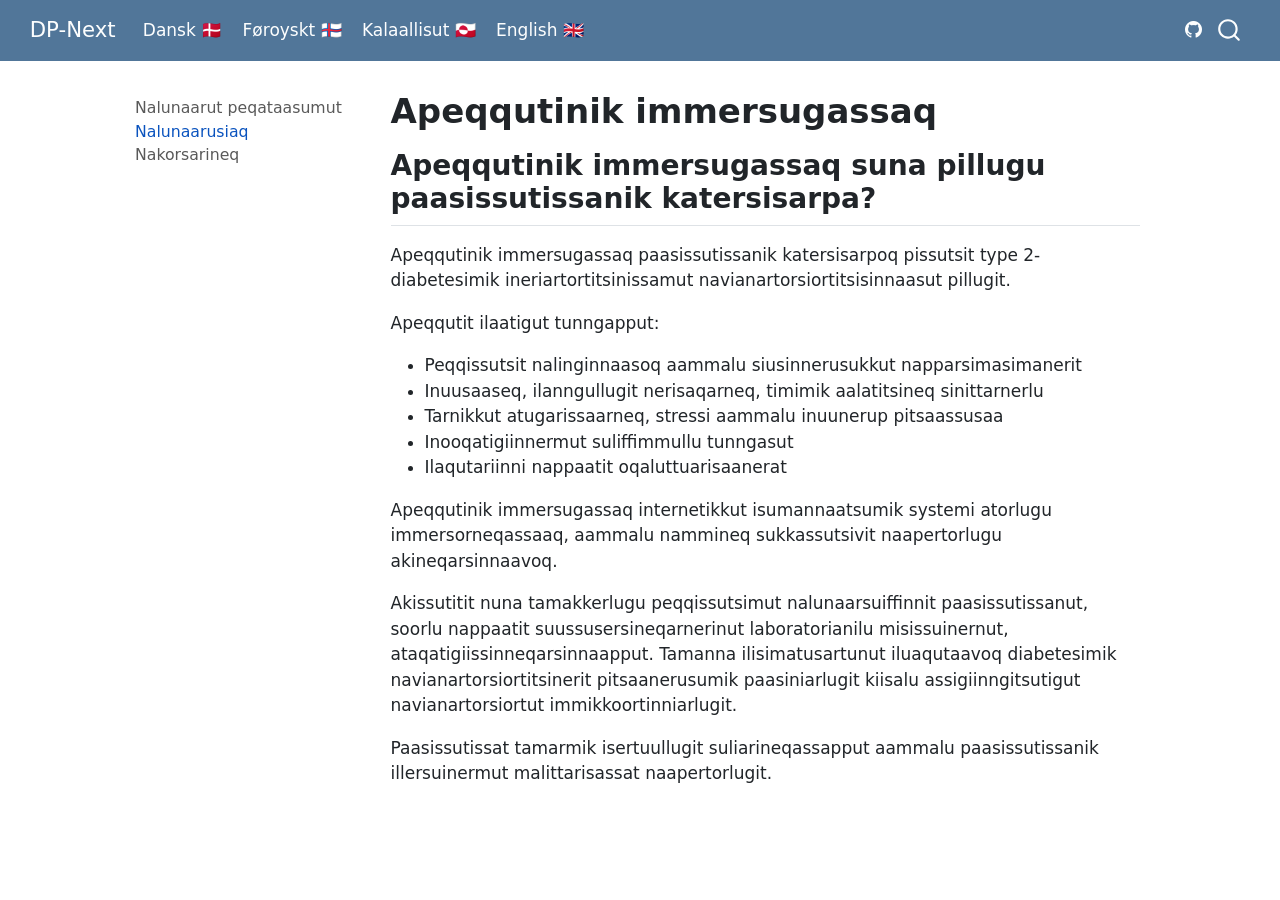
<file: kl/participant-questionnaire.html>
<!DOCTYPE html>
<html xmlns="http://www.w3.org/1999/xhtml" lang="en" xml:lang="en"><head>

<meta charset="utf-8">
<meta name="generator" content="quarto-1.9.38">

<meta name="viewport" content="width=device-width, initial-scale=1.0, user-scalable=yes">


<title>Apeqqutinik immersugassaq – DP-Next</title>
<style>
/* Default styles provided by pandoc.
** See https://pandoc.org/MANUAL.html#variables-for-html for config info.
*/
code{white-space: pre-wrap;}
span.smallcaps{font-variant: small-caps;}
div.columns{display: flex; gap: min(4vw, 1.5em);}
div.column{flex: auto; overflow-x: auto;}
div.hanging-indent{margin-left: 1.5em; text-indent: -1.5em;}
ul.task-list{list-style: none;}
ul.task-list li input[type="checkbox"] {
  width: 0.8em;
  margin: 0 0.8em 0.2em -1em; /* quarto-specific, see https://github.com/quarto-dev/quarto-cli/issues/4556 */ 
  vertical-align: middle;
}
</style>


<script src="../site_libs/quarto-nav/quarto-nav.js"></script>
<script src="../site_libs/clipboard/clipboard.min.js"></script>
<script src="../site_libs/quarto-search/autocomplete.umd.js"></script>
<script src="../site_libs/quarto-search/fuse.min.js"></script>
<script src="../site_libs/quarto-search/quarto-search.js"></script>
<meta name="quarto:offset" content="../">
<script src="../site_libs/quarto-html/quarto.js" type="module"></script>
<script src="../site_libs/quarto-html/tabsets/tabsets.js" type="module"></script>
<script src="../site_libs/quarto-html/popper.min.js"></script>
<script src="../site_libs/quarto-html/tippy.umd.min.js"></script>
<script src="../site_libs/quarto-html/anchor.min.js"></script>
<link href="../site_libs/quarto-html/tippy.css" rel="stylesheet">
<link href="../site_libs/quarto-html/quarto-syntax-highlighting-15634bcf2e68342d4ad2dfa704d543f6.css" rel="stylesheet" id="quarto-text-highlighting-styles">
<script src="../site_libs/bootstrap/bootstrap.min.js"></script>
<link href="../site_libs/bootstrap/bootstrap-icons.css" rel="stylesheet">
<link href="../site_libs/bootstrap/bootstrap-b9c91b1e117c879de662b9ae260051b4.min.css" rel="stylesheet" append-hash="true" id="quarto-bootstrap" data-mode="light">
<script id="quarto-search-options" type="application/json">{
  "location": "navbar",
  "copy-button": false,
  "collapse-after": 3,
  "panel-placement": "end",
  "type": "overlay",
  "limit": 50,
  "keyboard-shortcut": [
    "f",
    "/",
    "s"
  ],
  "show-item-context": false,
  "language": {
    "search-no-results-text": "No results",
    "search-matching-documents-text": "matching documents",
    "search-copy-link-title": "Copy link to search",
    "search-hide-matches-text": "Hide additional matches",
    "search-more-match-text": "more match in this document",
    "search-more-matches-text": "more matches in this document",
    "search-clear-button-title": "Clear",
    "search-text-placeholder": "",
    "search-detached-cancel-button-title": "Cancel",
    "search-submit-button-title": "Submit",
    "search-label": "Search"
  }
}</script>


</head>

<body class="nav-sidebar floating nav-fixed fullcontent quarto-light">

<div id="quarto-search-results"></div>
  <header id="quarto-header" class="headroom fixed-top">
    <nav class="navbar navbar-expand-lg " data-bs-theme="dark">
      <div class="navbar-container container-fluid">
      <div class="navbar-brand-container mx-auto">
    <a class="navbar-brand" href="../index.html">
    <span class="navbar-title">DP-Next</span>
    </a>
  </div>
            <div id="quarto-search" class="" title="Search"></div>
          <button class="navbar-toggler" type="button" data-bs-toggle="collapse" data-bs-target="#navbarCollapse" aria-controls="navbarCollapse" role="menu" aria-expanded="false" aria-label="Toggle navigation" onclick="if (window.quartoToggleHeadroom) { window.quartoToggleHeadroom(); }">
  <span class="navbar-toggler-icon"></span>
</button>
          <div class="collapse navbar-collapse" id="navbarCollapse">
            <ul class="navbar-nav navbar-nav-scroll me-auto">
  <li class="nav-item">
    <a class="nav-link" href="../da/participant.html"> 
<span class="menu-text">Dansk 🇩🇰</span></a>
  </li>  
  <li class="nav-item">
    <a class="nav-link" href="../fo/participant.html"> 
<span class="menu-text">Føroyskt 🇫🇴</span></a>
  </li>  
  <li class="nav-item">
    <a class="nav-link active" href="../kl/participant.html" aria-current="page"> 
<span class="menu-text">Kalaallisut 🇬🇱</span></a>
  </li>  
  <li class="nav-item">
    <a class="nav-link" href="../en/participant.html"> 
<span class="menu-text">English 🇬🇧</span></a>
  </li>  
</ul>
          </div> <!-- /navcollapse -->
            <div class="quarto-navbar-tools">
    <a href="https://github.com/dp-next/wp3-participants" title="" class="quarto-navigation-tool px-1" aria-label=""><i class="bi bi-github"></i></a>
</div>
      </div> <!-- /container-fluid -->
    </nav>
  <nav class="quarto-secondary-nav">
    <div class="container-fluid d-flex">
      <button type="button" class="quarto-btn-toggle btn" data-bs-toggle="collapse" role="button" data-bs-target=".quarto-sidebar-collapse-item" aria-controls="quarto-sidebar" aria-expanded="false" aria-label="Toggle sidebar navigation" onclick="if (window.quartoToggleHeadroom) { window.quartoToggleHeadroom(); }">
        <i class="bi bi-layout-text-sidebar-reverse"></i>
      </button>
        <nav class="quarto-page-breadcrumbs" aria-label="breadcrumb"><ol class="breadcrumb"><li class="breadcrumb-item"><a href="../kl/participant-questionnaire.html">Nalunaarusiaq</a></li></ol></nav>
        <a class="flex-grow-1" role="navigation" data-bs-toggle="collapse" data-bs-target=".quarto-sidebar-collapse-item" aria-controls="quarto-sidebar" aria-expanded="false" aria-label="Toggle sidebar navigation" onclick="if (window.quartoToggleHeadroom) { window.quartoToggleHeadroom(); }">      
        </a>
    </div>
  </nav>
</header>
<!-- content -->
<div id="quarto-content" class="quarto-container page-columns page-rows-contents page-layout-article page-navbar">
<!-- sidebar -->
  <nav id="quarto-sidebar" class="sidebar collapse collapse-horizontal quarto-sidebar-collapse-item sidebar-navigation floating overflow-auto">
    <div class="sidebar-menu-container"> 
    <ul class="list-unstyled mt-1">
        <li class="sidebar-item">
  <div class="sidebar-item-container"> 
  <a href="../kl/participant.html" class="sidebar-item-text sidebar-link">
 <span class="menu-text">Nalunaarut peqataasumut</span></a>
  </div>
</li>
        <li class="sidebar-item">
  <div class="sidebar-item-container"> 
  <a href="../kl/participant-questionnaire.html" class="sidebar-item-text sidebar-link active">
 <span class="menu-text">Nalunaarusiaq</span></a>
  </div>
</li>
        <li class="sidebar-item">
  <div class="sidebar-item-container"> 
  <a href="../kl/participant-clinical.html" class="sidebar-item-text sidebar-link">
 <span class="menu-text">Nakorsarineq</span></a>
  </div>
</li>
    </ul>
    </div>
</nav>
<div id="quarto-sidebar-glass" class="quarto-sidebar-collapse-item" data-bs-toggle="collapse" data-bs-target=".quarto-sidebar-collapse-item"></div>
<!-- margin-sidebar -->
    
<!-- main -->
<main class="content" id="quarto-document-content">

<header id="title-block-header" class="quarto-title-block default">
<div class="quarto-title">
<h1 class="title">Apeqqutinik immersugassaq</h1>
</div>



<div class="quarto-title-meta">

    
  
    
  </div>
  


</header>


<section id="apeqqutinik-immersugassaq-suna-pillugu-paasissutissanik-katersisarpa" class="level2">
<h2 class="anchored" data-anchor-id="apeqqutinik-immersugassaq-suna-pillugu-paasissutissanik-katersisarpa">Apeqqutinik immersugassaq suna pillugu paasissutissanik katersisarpa?</h2>
<p>Apeqqutinik immersugassaq paasissutissanik katersisarpoq pissutsit type 2-diabetesimik ineriartortitsinissamut navianartorsiortitsisinnaasut pillugit.</p>
<p>Apeqqutit ilaatigut tunngapput:</p>
<ul>
<li>Peqqissutsit nalinginnaasoq aammalu siusinnerusukkut napparsimasimanerit</li>
<li>Inuusaaseq, ilanngullugit nerisaqarneq, timimik aalatitsineq sinittarnerlu</li>
<li>Tarnikkut atugarissaarneq, stressi aammalu inuunerup pitsaassusaa</li>
<li>Inooqatigiinnermut suliffimmullu tunngasut</li>
<li>Ilaqutariinni nappaatit oqaluttuarisaanerat</li>
</ul>
<p>Apeqqutinik immersugassaq internetikkut isumannaatsumik systemi atorlugu immersorneqassaaq, aammalu nammineq sukkassutsivit naapertorlugu akineqarsinnaavoq.</p>
<p>Akissutitit nuna tamakkerlugu peqqissutsimut nalunaarsuiffinnit paasissutissanut, soorlu nappaatit suussusersineqarnerinut laboratorianilu misissuinernut, ataqatigiissinneqarsinnaapput. Tamanna ilisimatusartunut iluaqutaavoq diabetesimik navianartorsiortitsinerit pitsaanerusumik paasiniarlugit kiisalu assigiinngitsutigut navianartorsiortut immikkoortinniarlugit.</p>
<p>Paasissutissat tamarmik isertuullugit suliarineqassapput aammalu paasissutissanik illersuinermut malittarisassat naapertorlugit.</p>


</section>

</main> <!-- /main -->
<script id="quarto-html-after-body" type="application/javascript">
  window.document.addEventListener("DOMContentLoaded", function (event) {
    const icon = "";
    const anchorJS = new window.AnchorJS();
    anchorJS.options = {
      placement: 'right',
      icon: icon
    };
    anchorJS.add('.anchored');
    const isCodeAnnotation = (el) => {
      for (const clz of el.classList) {
        if (clz.startsWith('code-annotation-')) {                     
          return true;
        }
      }
      return false;
    }
    const onCopySuccess = function(e) {
      // button target
      const button = e.trigger;
      // don't keep focus
      button.blur();
      // flash "checked"
      button.classList.add('code-copy-button-checked');
      var currentTitle = button.getAttribute("title");
      button.setAttribute("title", "Copied!");
      let tooltip;
      if (window.bootstrap) {
        button.setAttribute("data-bs-toggle", "tooltip");
        button.setAttribute("data-bs-placement", "left");
        button.setAttribute("data-bs-title", "Copied!");
        tooltip = new bootstrap.Tooltip(button, 
          { trigger: "manual", 
            customClass: "code-copy-button-tooltip",
            offset: [0, -8]});
        tooltip.show();    
      }
      setTimeout(function() {
        if (tooltip) {
          tooltip.hide();
          button.removeAttribute("data-bs-title");
          button.removeAttribute("data-bs-toggle");
          button.removeAttribute("data-bs-placement");
        }
        button.setAttribute("title", currentTitle);
        button.classList.remove('code-copy-button-checked');
      }, 1000);
      // clear code selection
      e.clearSelection();
    }
    const getTextToCopy = function(trigger) {
      const outerScaffold = trigger.parentElement.cloneNode(true);
      const codeEl = outerScaffold.querySelector('code');
      for (const childEl of codeEl.children) {
        if (isCodeAnnotation(childEl)) {
          childEl.remove();
        }
      }
      return codeEl.innerText;
    }
    const clipboard = new window.ClipboardJS('.code-copy-button:not([data-in-quarto-modal])', {
      text: getTextToCopy
    });
    clipboard.on('success', onCopySuccess);
    if (window.document.getElementById('quarto-embedded-source-code-modal')) {
      const clipboardModal = new window.ClipboardJS('.code-copy-button[data-in-quarto-modal]', {
        text: getTextToCopy,
        container: window.document.getElementById('quarto-embedded-source-code-modal')
      });
      clipboardModal.on('success', onCopySuccess);
    }
      var localhostRegex = new RegExp(/^(?:http|https):\/\/localhost\:?[0-9]*\//);
      var mailtoRegex = new RegExp(/^mailto:/);
        var filterRegex = new RegExp("https:\/\/dp-next\.github\.io\/wp3-participants\/");
      var isInternal = (href) => {
          return filterRegex.test(href) || localhostRegex.test(href) || mailtoRegex.test(href);
      }
      // Inspect non-navigation links and adorn them if external
     var links = window.document.querySelectorAll('a[href]:not(.nav-link):not(.navbar-brand):not(.toc-action):not(.sidebar-link):not(.sidebar-item-toggle):not(.pagination-link):not(.no-external):not([aria-hidden]):not(.dropdown-item):not(.quarto-navigation-tool):not(.about-link)');
      for (var i=0; i<links.length; i++) {
        const link = links[i];
        if (!isInternal(link.href)) {
          // undo the damage that might have been done by quarto-nav.js in the case of
          // links that we want to consider external
          if (link.dataset.originalHref !== undefined) {
            link.href = link.dataset.originalHref;
          }
        }
      }
    function tippyHover(el, contentFn, onTriggerFn, onUntriggerFn) {
      const config = {
        allowHTML: true,
        maxWidth: 500,
        delay: 100,
        arrow: false,
        appendTo: function(el) {
            return el.parentElement;
        },
        interactive: true,
        interactiveBorder: 10,
        theme: 'quarto',
        placement: 'bottom-start',
      };
      if (contentFn) {
        config.content = contentFn;
      }
      if (onTriggerFn) {
        config.onTrigger = onTriggerFn;
      }
      if (onUntriggerFn) {
        config.onUntrigger = onUntriggerFn;
      }
      window.tippy(el, config); 
    }
    const noterefs = window.document.querySelectorAll('a[role="doc-noteref"]');
    for (var i=0; i<noterefs.length; i++) {
      const ref = noterefs[i];
      tippyHover(ref, function() {
        // use id or data attribute instead here
        let href = ref.getAttribute('data-footnote-href') || ref.getAttribute('href');
        try { href = new URL(href).hash; } catch {}
        const id = href.replace(/^#\/?/, "");
        const note = window.document.getElementById(id);
        if (note) {
          return note.innerHTML;
        } else {
          return "";
        }
      });
    }
    const xrefs = window.document.querySelectorAll('a.quarto-xref');
    const processXRef = (id, note) => {
      // Strip column container classes
      const stripColumnClz = (el) => {
        el.classList.remove("page-full", "page-columns");
        if (el.children) {
          for (const child of el.children) {
            stripColumnClz(child);
          }
        }
      }
      stripColumnClz(note)
      if (id === null || id.startsWith('sec-')) {
        // Special case sections, only their first couple elements
        const container = document.createElement("div");
        if (note.children && note.children.length > 2) {
          container.appendChild(note.children[0].cloneNode(true));
          for (let i = 1; i < note.children.length; i++) {
            const child = note.children[i];
            if (child.tagName === "P" && child.innerText === "") {
              continue;
            } else {
              container.appendChild(child.cloneNode(true));
              break;
            }
          }
          if (window.Quarto?.typesetMath) {
            window.Quarto.typesetMath(container);
          }
          return container.innerHTML
        } else {
          if (window.Quarto?.typesetMath) {
            window.Quarto.typesetMath(note);
          }
          return note.innerHTML;
        }
      } else {
        // Remove any anchor links if they are present
        const anchorLink = note.querySelector('a.anchorjs-link');
        if (anchorLink) {
          anchorLink.remove();
        }
        if (window.Quarto?.typesetMath) {
          window.Quarto.typesetMath(note);
        }
        if (note.classList.contains("callout")) {
          return note.outerHTML;
        } else {
          return note.innerHTML;
        }
      }
    }
    for (var i=0; i<xrefs.length; i++) {
      const xref = xrefs[i];
      tippyHover(xref, undefined, function(instance) {
        instance.disable();
        let url = xref.getAttribute('href');
        let hash = undefined; 
        if (url.startsWith('#')) {
          hash = url;
        } else {
          try { hash = new URL(url).hash; } catch {}
        }
        if (hash) {
          const id = hash.replace(/^#\/?/, "");
          const note = window.document.getElementById(id);
          if (note !== null) {
            try {
              const html = processXRef(id, note.cloneNode(true));
              instance.setContent(html);
            } finally {
              instance.enable();
              instance.show();
            }
          } else {
            // See if we can fetch this
            fetch(url.split('#')[0])
            .then(res => res.text())
            .then(html => {
              const parser = new DOMParser();
              const htmlDoc = parser.parseFromString(html, "text/html");
              const note = htmlDoc.getElementById(id);
              if (note !== null) {
                const html = processXRef(id, note);
                instance.setContent(html);
              } 
            }).finally(() => {
              instance.enable();
              instance.show();
            });
          }
        } else {
          // See if we can fetch a full url (with no hash to target)
          // This is a special case and we should probably do some content thinning / targeting
          fetch(url)
          .then(res => res.text())
          .then(html => {
            const parser = new DOMParser();
            const htmlDoc = parser.parseFromString(html, "text/html");
            const note = htmlDoc.querySelector('main.content');
            if (note !== null) {
              // This should only happen for chapter cross references
              // (since there is no id in the URL)
              // remove the first header
              if (note.children.length > 0 && note.children[0].tagName === "HEADER") {
                note.children[0].remove();
              }
              const html = processXRef(null, note);
              instance.setContent(html);
            } 
          }).finally(() => {
            instance.enable();
            instance.show();
          });
        }
      }, function(instance) {
      });
    }
        let selectedAnnoteEl;
        const selectorForAnnotation = ( cell, annotation) => {
          let cellAttr = 'data-code-cell="' + cell + '"';
          let lineAttr = 'data-code-annotation="' +  annotation + '"';
          const selector = 'span[' + cellAttr + '][' + lineAttr + ']';
          return selector;
        }
        const selectCodeLines = (annoteEl) => {
          const doc = window.document;
          const targetCell = annoteEl.getAttribute("data-target-cell");
          const targetAnnotation = annoteEl.getAttribute("data-target-annotation");
          const annoteSpan = window.document.querySelector(selectorForAnnotation(targetCell, targetAnnotation));
          const lines = annoteSpan.getAttribute("data-code-lines").split(",");
          const lineIds = lines.map((line) => {
            return targetCell + "-" + line;
          })
          let top = null;
          let height = null;
          let parent = null;
          if (lineIds.length > 0) {
              //compute the position of the single el (top and bottom and make a div)
              const el = window.document.getElementById(lineIds[0]);
              top = el.offsetTop;
              height = el.offsetHeight;
              parent = el.parentElement.parentElement;
            if (lineIds.length > 1) {
              const lastEl = window.document.getElementById(lineIds[lineIds.length - 1]);
              const bottom = lastEl.offsetTop + lastEl.offsetHeight;
              height = bottom - top;
            }
            if (top !== null && height !== null && parent !== null) {
              // cook up a div (if necessary) and position it 
              let div = window.document.getElementById("code-annotation-line-highlight");
              if (div === null) {
                div = window.document.createElement("div");
                div.setAttribute("id", "code-annotation-line-highlight");
                div.style.position = 'absolute';
                parent.appendChild(div);
              }
              div.style.top = top - 2 + "px";
              div.style.height = height + 4 + "px";
              div.style.left = 0;
              let gutterDiv = window.document.getElementById("code-annotation-line-highlight-gutter");
              if (gutterDiv === null) {
                gutterDiv = window.document.createElement("div");
                gutterDiv.setAttribute("id", "code-annotation-line-highlight-gutter");
                gutterDiv.style.position = 'absolute';
                const codeCell = window.document.getElementById(targetCell);
                const gutter = codeCell.querySelector('.code-annotation-gutter');
                gutter.appendChild(gutterDiv);
              }
              gutterDiv.style.top = top - 2 + "px";
              gutterDiv.style.height = height + 4 + "px";
            }
            selectedAnnoteEl = annoteEl;
          }
        };
        const unselectCodeLines = () => {
          const elementsIds = ["code-annotation-line-highlight", "code-annotation-line-highlight-gutter"];
          elementsIds.forEach((elId) => {
            const div = window.document.getElementById(elId);
            if (div) {
              div.remove();
            }
          });
          selectedAnnoteEl = undefined;
        };
          // Handle positioning of the toggle
      window.addEventListener(
        "resize",
        throttle(() => {
          elRect = undefined;
          if (selectedAnnoteEl) {
            selectCodeLines(selectedAnnoteEl);
          }
        }, 10)
      );
      function throttle(fn, ms) {
      let throttle = false;
      let timer;
        return (...args) => {
          if(!throttle) { // first call gets through
              fn.apply(this, args);
              throttle = true;
          } else { // all the others get throttled
              if(timer) clearTimeout(timer); // cancel #2
              timer = setTimeout(() => {
                fn.apply(this, args);
                timer = throttle = false;
              }, ms);
          }
        };
      }
        // Attach click handler to the DT
        const annoteDls = window.document.querySelectorAll('dt[data-target-cell]');
        for (const annoteDlNode of annoteDls) {
          annoteDlNode.addEventListener('click', (event) => {
            const clickedEl = event.target;
            if (clickedEl !== selectedAnnoteEl) {
              unselectCodeLines();
              const activeEl = window.document.querySelector('dt[data-target-cell].code-annotation-active');
              if (activeEl) {
                activeEl.classList.remove('code-annotation-active');
              }
              selectCodeLines(clickedEl);
              clickedEl.classList.add('code-annotation-active');
            } else {
              // Unselect the line
              unselectCodeLines();
              clickedEl.classList.remove('code-annotation-active');
            }
          });
        }
    const findCites = (el) => {
      const parentEl = el.parentElement;
      if (parentEl) {
        const cites = parentEl.dataset.cites;
        if (cites) {
          return {
            el,
            cites: cites.split(' ')
          };
        } else {
          return findCites(el.parentElement)
        }
      } else {
        return undefined;
      }
    };
    var bibliorefs = window.document.querySelectorAll('a[role="doc-biblioref"]');
    for (var i=0; i<bibliorefs.length; i++) {
      const ref = bibliorefs[i];
      const citeInfo = findCites(ref);
      if (citeInfo) {
        tippyHover(citeInfo.el, function() {
          var popup = window.document.createElement('div');
          citeInfo.cites.forEach(function(cite) {
            var citeDiv = window.document.createElement('div');
            citeDiv.classList.add('hanging-indent');
            citeDiv.classList.add('csl-entry');
            var biblioDiv = window.document.getElementById('ref-' + cite);
            if (biblioDiv) {
              citeDiv.innerHTML = biblioDiv.innerHTML;
            }
            popup.appendChild(citeDiv);
          });
          return popup.innerHTML;
        });
      }
    }
  });
  </script>
</div> <!-- /content -->




</body></html>
</file>
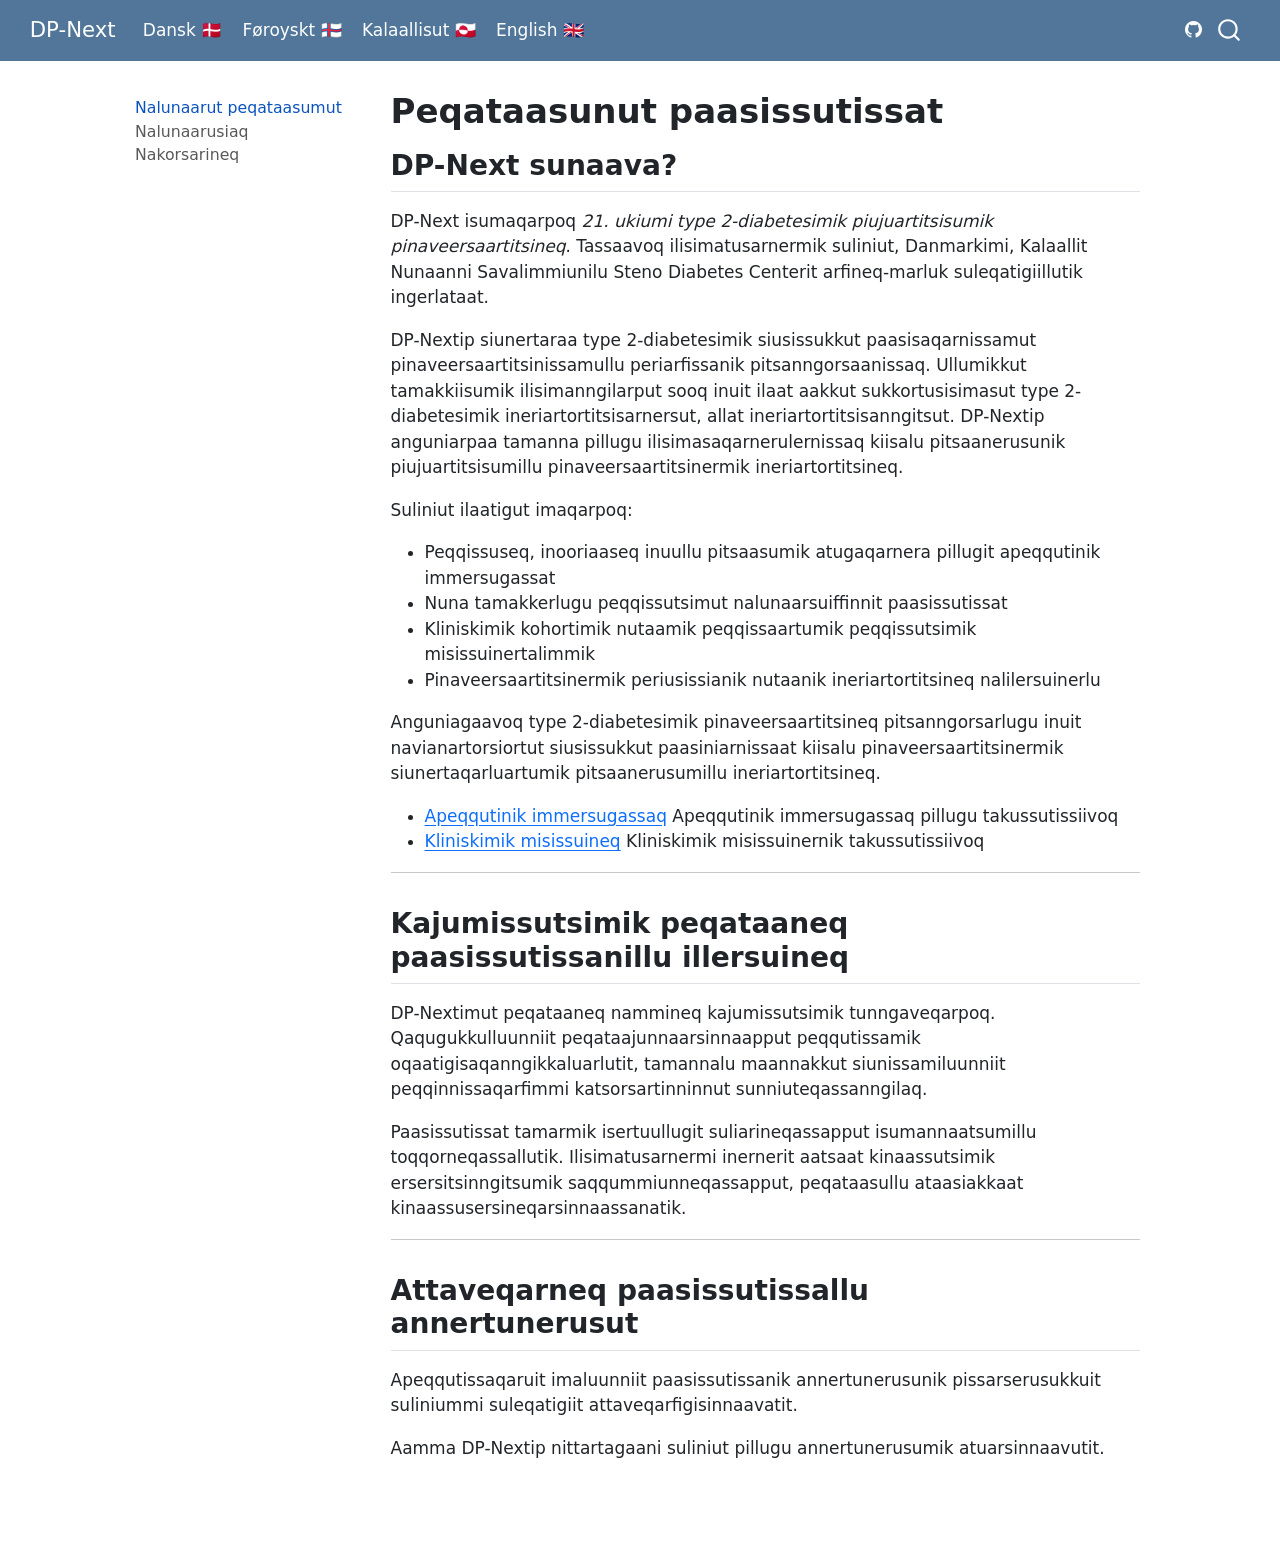
<file: kl/participant.html>
<!DOCTYPE html>
<html xmlns="http://www.w3.org/1999/xhtml" lang="en" xml:lang="en"><head>

<meta charset="utf-8">
<meta name="generator" content="quarto-1.9.38">

<meta name="viewport" content="width=device-width, initial-scale=1.0, user-scalable=yes">


<title>Peqataasunut paasissutissat – DP-Next</title>
<style>
/* Default styles provided by pandoc.
** See https://pandoc.org/MANUAL.html#variables-for-html for config info.
*/
code{white-space: pre-wrap;}
span.smallcaps{font-variant: small-caps;}
div.columns{display: flex; gap: min(4vw, 1.5em);}
div.column{flex: auto; overflow-x: auto;}
div.hanging-indent{margin-left: 1.5em; text-indent: -1.5em;}
ul.task-list{list-style: none;}
ul.task-list li input[type="checkbox"] {
  width: 0.8em;
  margin: 0 0.8em 0.2em -1em; /* quarto-specific, see https://github.com/quarto-dev/quarto-cli/issues/4556 */ 
  vertical-align: middle;
}
</style>


<script src="../site_libs/quarto-nav/quarto-nav.js"></script>
<script src="../site_libs/clipboard/clipboard.min.js"></script>
<script src="../site_libs/quarto-search/autocomplete.umd.js"></script>
<script src="../site_libs/quarto-search/fuse.min.js"></script>
<script src="../site_libs/quarto-search/quarto-search.js"></script>
<meta name="quarto:offset" content="../">
<script src="../site_libs/quarto-html/quarto.js" type="module"></script>
<script src="../site_libs/quarto-html/tabsets/tabsets.js" type="module"></script>
<script src="../site_libs/quarto-html/popper.min.js"></script>
<script src="../site_libs/quarto-html/tippy.umd.min.js"></script>
<script src="../site_libs/quarto-html/anchor.min.js"></script>
<link href="../site_libs/quarto-html/tippy.css" rel="stylesheet">
<link href="../site_libs/quarto-html/quarto-syntax-highlighting-15634bcf2e68342d4ad2dfa704d543f6.css" rel="stylesheet" id="quarto-text-highlighting-styles">
<script src="../site_libs/bootstrap/bootstrap.min.js"></script>
<link href="../site_libs/bootstrap/bootstrap-icons.css" rel="stylesheet">
<link href="../site_libs/bootstrap/bootstrap-b9c91b1e117c879de662b9ae260051b4.min.css" rel="stylesheet" append-hash="true" id="quarto-bootstrap" data-mode="light">
<script id="quarto-search-options" type="application/json">{
  "location": "navbar",
  "copy-button": false,
  "collapse-after": 3,
  "panel-placement": "end",
  "type": "overlay",
  "limit": 50,
  "keyboard-shortcut": [
    "f",
    "/",
    "s"
  ],
  "show-item-context": false,
  "language": {
    "search-no-results-text": "No results",
    "search-matching-documents-text": "matching documents",
    "search-copy-link-title": "Copy link to search",
    "search-hide-matches-text": "Hide additional matches",
    "search-more-match-text": "more match in this document",
    "search-more-matches-text": "more matches in this document",
    "search-clear-button-title": "Clear",
    "search-text-placeholder": "",
    "search-detached-cancel-button-title": "Cancel",
    "search-submit-button-title": "Submit",
    "search-label": "Search"
  }
}</script>


</head>

<body class="nav-sidebar floating nav-fixed fullcontent quarto-light">

<div id="quarto-search-results"></div>
  <header id="quarto-header" class="headroom fixed-top">
    <nav class="navbar navbar-expand-lg " data-bs-theme="dark">
      <div class="navbar-container container-fluid">
      <div class="navbar-brand-container mx-auto">
    <a class="navbar-brand" href="../index.html">
    <span class="navbar-title">DP-Next</span>
    </a>
  </div>
            <div id="quarto-search" class="" title="Search"></div>
          <button class="navbar-toggler" type="button" data-bs-toggle="collapse" data-bs-target="#navbarCollapse" aria-controls="navbarCollapse" role="menu" aria-expanded="false" aria-label="Toggle navigation" onclick="if (window.quartoToggleHeadroom) { window.quartoToggleHeadroom(); }">
  <span class="navbar-toggler-icon"></span>
</button>
          <div class="collapse navbar-collapse" id="navbarCollapse">
            <ul class="navbar-nav navbar-nav-scroll me-auto">
  <li class="nav-item">
    <a class="nav-link" href="../da/participant.html"> 
<span class="menu-text">Dansk 🇩🇰</span></a>
  </li>  
  <li class="nav-item">
    <a class="nav-link" href="../fo/participant.html"> 
<span class="menu-text">Føroyskt 🇫🇴</span></a>
  </li>  
  <li class="nav-item">
    <a class="nav-link active" href="../kl/participant.html" aria-current="page"> 
<span class="menu-text">Kalaallisut 🇬🇱</span></a>
  </li>  
  <li class="nav-item">
    <a class="nav-link" href="../en/participant.html"> 
<span class="menu-text">English 🇬🇧</span></a>
  </li>  
</ul>
          </div> <!-- /navcollapse -->
            <div class="quarto-navbar-tools">
    <a href="https://github.com/dp-next/wp3-participants" title="" class="quarto-navigation-tool px-1" aria-label=""><i class="bi bi-github"></i></a>
</div>
      </div> <!-- /container-fluid -->
    </nav>
  <nav class="quarto-secondary-nav">
    <div class="container-fluid d-flex">
      <button type="button" class="quarto-btn-toggle btn" data-bs-toggle="collapse" role="button" data-bs-target=".quarto-sidebar-collapse-item" aria-controls="quarto-sidebar" aria-expanded="false" aria-label="Toggle sidebar navigation" onclick="if (window.quartoToggleHeadroom) { window.quartoToggleHeadroom(); }">
        <i class="bi bi-layout-text-sidebar-reverse"></i>
      </button>
        <nav class="quarto-page-breadcrumbs" aria-label="breadcrumb"><ol class="breadcrumb"><li class="breadcrumb-item"><a href="../kl/participant.html">Nalunaarut peqataasumut</a></li></ol></nav>
        <a class="flex-grow-1" role="navigation" data-bs-toggle="collapse" data-bs-target=".quarto-sidebar-collapse-item" aria-controls="quarto-sidebar" aria-expanded="false" aria-label="Toggle sidebar navigation" onclick="if (window.quartoToggleHeadroom) { window.quartoToggleHeadroom(); }">      
        </a>
    </div>
  </nav>
</header>
<!-- content -->
<div id="quarto-content" class="quarto-container page-columns page-rows-contents page-layout-article page-navbar">
<!-- sidebar -->
  <nav id="quarto-sidebar" class="sidebar collapse collapse-horizontal quarto-sidebar-collapse-item sidebar-navigation floating overflow-auto">
    <div class="sidebar-menu-container"> 
    <ul class="list-unstyled mt-1">
        <li class="sidebar-item">
  <div class="sidebar-item-container"> 
  <a href="../kl/participant.html" class="sidebar-item-text sidebar-link active">
 <span class="menu-text">Nalunaarut peqataasumut</span></a>
  </div>
</li>
        <li class="sidebar-item">
  <div class="sidebar-item-container"> 
  <a href="../kl/participant-questionnaire.html" class="sidebar-item-text sidebar-link">
 <span class="menu-text">Nalunaarusiaq</span></a>
  </div>
</li>
        <li class="sidebar-item">
  <div class="sidebar-item-container"> 
  <a href="../kl/participant-clinical.html" class="sidebar-item-text sidebar-link">
 <span class="menu-text">Nakorsarineq</span></a>
  </div>
</li>
    </ul>
    </div>
</nav>
<div id="quarto-sidebar-glass" class="quarto-sidebar-collapse-item" data-bs-toggle="collapse" data-bs-target=".quarto-sidebar-collapse-item"></div>
<!-- margin-sidebar -->
    
<!-- main -->
<main class="content" id="quarto-document-content">

<header id="title-block-header" class="quarto-title-block default">
<div class="quarto-title">
<h1 class="title">Peqataasunut paasissutissat</h1>
</div>



<div class="quarto-title-meta">

    
  
    
  </div>
  


</header>


<section id="dp-next-sunaava" class="level2">
<h2 class="anchored" data-anchor-id="dp-next-sunaava">DP-Next sunaava?</h2>
<p>DP-Next isumaqarpoq <em>21. ukiumi type 2-diabetesimik piujuartitsisumik pinaveersaartitsineq</em>. Tassaavoq ilisimatusarnermik suliniut, Danmarkimi, Kalaallit Nunaanni Savalimmiunilu Steno Diabetes Centerit arfineq-marluk suleqatigiillutik ingerlataat.</p>
<p>DP-Nextip siunertaraa type 2-diabetesimik siusissukkut paasisaqarnissamut pinaveersaartitsinissamullu periarfissanik pitsanngorsaanissaq. Ullumikkut tamakkiisumik ilisimanngilarput sooq inuit ilaat aakkut sukkortusisimasut type 2-diabetesimik ineriartortitsisarnersut, allat ineriartortitsisanngitsut. DP-Nextip anguniarpaa tamanna pillugu ilisimasaqarnerulernissaq kiisalu pitsaanerusunik piujuartitsisumillu pinaveersaartitsinermik ineriartortitsineq.</p>
<p>Suliniut ilaatigut imaqarpoq:</p>
<ul>
<li>Peqqissuseq, inooriaaseq inuullu pitsaasumik atugaqarnera pillugit apeqqutinik immersugassat</li>
<li>Nuna tamakkerlugu peqqissutsimut nalunaarsuiffinnit paasissutissat</li>
<li>Kliniskimik kohortimik nutaamik peqqissaartumik peqqissutsimik misissuinertalimmik</li>
<li>Pinaveersaartitsinermik periusissianik nutaanik ineriartortitsineq nalilersuinerlu</li>
</ul>
<p>Anguniagaavoq type 2-diabetesimik pinaveersaartitsineq pitsanngorsarlugu inuit navianartorsiortut siusissukkut paasiniarnissaat kiisalu pinaveersaartitsinermik siunertaqarluartumik pitsaanerusumillu ineriartortitsineq.</p>
<ul>
<li><strong><a href="../kl/participant-questionnaire.html">Apeqqutinik immersugassaq</a></strong> Apeqqutinik immersugassaq pillugu takussutissiivoq</li>
<li><strong><a href="../kl/participant-clinical.html">Kliniskimik misissuineq</a></strong> Kliniskimik misissuinernik takussutissiivoq</li>
</ul>
<hr>
</section>
<section id="kajumissutsimik-peqataaneq-paasissutissanillu-illersuineq" class="level2">
<h2 class="anchored" data-anchor-id="kajumissutsimik-peqataaneq-paasissutissanillu-illersuineq">Kajumissutsimik peqataaneq paasissutissanillu illersuineq</h2>
<p>DP-Nextimut peqataaneq nammineq kajumissutsimik tunngaveqarpoq. Qaqugukkulluunniit peqataajunnaarsinnaapput peqqutissamik oqaatigisaqanngikkaluarlutit, tamannalu maannakkut siunissamiluunniit peqqinnissaqarfimmi katsorsartinninnut sunniuteqassanngilaq.</p>
<p>Paasissutissat tamarmik isertuullugit suliarineqassapput isumannaatsumillu toqqorneqassallutik. Ilisimatusarnermi inernerit aatsaat kinaassutsimik ersersitsinngitsumik saqqummiunneqassapput, peqataasullu ataasiakkaat kinaassusersineqarsinnaassanatik.</p>
<hr>
</section>
<section id="attaveqarneq-paasissutissallu-annertunerusut" class="level2">
<h2 class="anchored" data-anchor-id="attaveqarneq-paasissutissallu-annertunerusut">Attaveqarneq paasissutissallu annertunerusut</h2>
<p>Apeqqutissaqaruit imaluunniit paasissutissanik annertunerusunik pissarserusukkuit suliniummi suleqatigiit attaveqarfigisinnaavatit.</p>
<p>Aamma DP-Nextip nittartagaani suliniut pillugu annertunerusumik atuarsinnaavutit.</p>


</section>

</main> <!-- /main -->
<script id="quarto-html-after-body" type="application/javascript">
  window.document.addEventListener("DOMContentLoaded", function (event) {
    const icon = "";
    const anchorJS = new window.AnchorJS();
    anchorJS.options = {
      placement: 'right',
      icon: icon
    };
    anchorJS.add('.anchored');
    const isCodeAnnotation = (el) => {
      for (const clz of el.classList) {
        if (clz.startsWith('code-annotation-')) {                     
          return true;
        }
      }
      return false;
    }
    const onCopySuccess = function(e) {
      // button target
      const button = e.trigger;
      // don't keep focus
      button.blur();
      // flash "checked"
      button.classList.add('code-copy-button-checked');
      var currentTitle = button.getAttribute("title");
      button.setAttribute("title", "Copied!");
      let tooltip;
      if (window.bootstrap) {
        button.setAttribute("data-bs-toggle", "tooltip");
        button.setAttribute("data-bs-placement", "left");
        button.setAttribute("data-bs-title", "Copied!");
        tooltip = new bootstrap.Tooltip(button, 
          { trigger: "manual", 
            customClass: "code-copy-button-tooltip",
            offset: [0, -8]});
        tooltip.show();    
      }
      setTimeout(function() {
        if (tooltip) {
          tooltip.hide();
          button.removeAttribute("data-bs-title");
          button.removeAttribute("data-bs-toggle");
          button.removeAttribute("data-bs-placement");
        }
        button.setAttribute("title", currentTitle);
        button.classList.remove('code-copy-button-checked');
      }, 1000);
      // clear code selection
      e.clearSelection();
    }
    const getTextToCopy = function(trigger) {
      const outerScaffold = trigger.parentElement.cloneNode(true);
      const codeEl = outerScaffold.querySelector('code');
      for (const childEl of codeEl.children) {
        if (isCodeAnnotation(childEl)) {
          childEl.remove();
        }
      }
      return codeEl.innerText;
    }
    const clipboard = new window.ClipboardJS('.code-copy-button:not([data-in-quarto-modal])', {
      text: getTextToCopy
    });
    clipboard.on('success', onCopySuccess);
    if (window.document.getElementById('quarto-embedded-source-code-modal')) {
      const clipboardModal = new window.ClipboardJS('.code-copy-button[data-in-quarto-modal]', {
        text: getTextToCopy,
        container: window.document.getElementById('quarto-embedded-source-code-modal')
      });
      clipboardModal.on('success', onCopySuccess);
    }
      var localhostRegex = new RegExp(/^(?:http|https):\/\/localhost\:?[0-9]*\//);
      var mailtoRegex = new RegExp(/^mailto:/);
        var filterRegex = new RegExp("https:\/\/dp-next\.github\.io\/wp3-participants\/");
      var isInternal = (href) => {
          return filterRegex.test(href) || localhostRegex.test(href) || mailtoRegex.test(href);
      }
      // Inspect non-navigation links and adorn them if external
     var links = window.document.querySelectorAll('a[href]:not(.nav-link):not(.navbar-brand):not(.toc-action):not(.sidebar-link):not(.sidebar-item-toggle):not(.pagination-link):not(.no-external):not([aria-hidden]):not(.dropdown-item):not(.quarto-navigation-tool):not(.about-link)');
      for (var i=0; i<links.length; i++) {
        const link = links[i];
        if (!isInternal(link.href)) {
          // undo the damage that might have been done by quarto-nav.js in the case of
          // links that we want to consider external
          if (link.dataset.originalHref !== undefined) {
            link.href = link.dataset.originalHref;
          }
        }
      }
    function tippyHover(el, contentFn, onTriggerFn, onUntriggerFn) {
      const config = {
        allowHTML: true,
        maxWidth: 500,
        delay: 100,
        arrow: false,
        appendTo: function(el) {
            return el.parentElement;
        },
        interactive: true,
        interactiveBorder: 10,
        theme: 'quarto',
        placement: 'bottom-start',
      };
      if (contentFn) {
        config.content = contentFn;
      }
      if (onTriggerFn) {
        config.onTrigger = onTriggerFn;
      }
      if (onUntriggerFn) {
        config.onUntrigger = onUntriggerFn;
      }
      window.tippy(el, config); 
    }
    const noterefs = window.document.querySelectorAll('a[role="doc-noteref"]');
    for (var i=0; i<noterefs.length; i++) {
      const ref = noterefs[i];
      tippyHover(ref, function() {
        // use id or data attribute instead here
        let href = ref.getAttribute('data-footnote-href') || ref.getAttribute('href');
        try { href = new URL(href).hash; } catch {}
        const id = href.replace(/^#\/?/, "");
        const note = window.document.getElementById(id);
        if (note) {
          return note.innerHTML;
        } else {
          return "";
        }
      });
    }
    const xrefs = window.document.querySelectorAll('a.quarto-xref');
    const processXRef = (id, note) => {
      // Strip column container classes
      const stripColumnClz = (el) => {
        el.classList.remove("page-full", "page-columns");
        if (el.children) {
          for (const child of el.children) {
            stripColumnClz(child);
          }
        }
      }
      stripColumnClz(note)
      if (id === null || id.startsWith('sec-')) {
        // Special case sections, only their first couple elements
        const container = document.createElement("div");
        if (note.children && note.children.length > 2) {
          container.appendChild(note.children[0].cloneNode(true));
          for (let i = 1; i < note.children.length; i++) {
            const child = note.children[i];
            if (child.tagName === "P" && child.innerText === "") {
              continue;
            } else {
              container.appendChild(child.cloneNode(true));
              break;
            }
          }
          if (window.Quarto?.typesetMath) {
            window.Quarto.typesetMath(container);
          }
          return container.innerHTML
        } else {
          if (window.Quarto?.typesetMath) {
            window.Quarto.typesetMath(note);
          }
          return note.innerHTML;
        }
      } else {
        // Remove any anchor links if they are present
        const anchorLink = note.querySelector('a.anchorjs-link');
        if (anchorLink) {
          anchorLink.remove();
        }
        if (window.Quarto?.typesetMath) {
          window.Quarto.typesetMath(note);
        }
        if (note.classList.contains("callout")) {
          return note.outerHTML;
        } else {
          return note.innerHTML;
        }
      }
    }
    for (var i=0; i<xrefs.length; i++) {
      const xref = xrefs[i];
      tippyHover(xref, undefined, function(instance) {
        instance.disable();
        let url = xref.getAttribute('href');
        let hash = undefined; 
        if (url.startsWith('#')) {
          hash = url;
        } else {
          try { hash = new URL(url).hash; } catch {}
        }
        if (hash) {
          const id = hash.replace(/^#\/?/, "");
          const note = window.document.getElementById(id);
          if (note !== null) {
            try {
              const html = processXRef(id, note.cloneNode(true));
              instance.setContent(html);
            } finally {
              instance.enable();
              instance.show();
            }
          } else {
            // See if we can fetch this
            fetch(url.split('#')[0])
            .then(res => res.text())
            .then(html => {
              const parser = new DOMParser();
              const htmlDoc = parser.parseFromString(html, "text/html");
              const note = htmlDoc.getElementById(id);
              if (note !== null) {
                const html = processXRef(id, note);
                instance.setContent(html);
              } 
            }).finally(() => {
              instance.enable();
              instance.show();
            });
          }
        } else {
          // See if we can fetch a full url (with no hash to target)
          // This is a special case and we should probably do some content thinning / targeting
          fetch(url)
          .then(res => res.text())
          .then(html => {
            const parser = new DOMParser();
            const htmlDoc = parser.parseFromString(html, "text/html");
            const note = htmlDoc.querySelector('main.content');
            if (note !== null) {
              // This should only happen for chapter cross references
              // (since there is no id in the URL)
              // remove the first header
              if (note.children.length > 0 && note.children[0].tagName === "HEADER") {
                note.children[0].remove();
              }
              const html = processXRef(null, note);
              instance.setContent(html);
            } 
          }).finally(() => {
            instance.enable();
            instance.show();
          });
        }
      }, function(instance) {
      });
    }
        let selectedAnnoteEl;
        const selectorForAnnotation = ( cell, annotation) => {
          let cellAttr = 'data-code-cell="' + cell + '"';
          let lineAttr = 'data-code-annotation="' +  annotation + '"';
          const selector = 'span[' + cellAttr + '][' + lineAttr + ']';
          return selector;
        }
        const selectCodeLines = (annoteEl) => {
          const doc = window.document;
          const targetCell = annoteEl.getAttribute("data-target-cell");
          const targetAnnotation = annoteEl.getAttribute("data-target-annotation");
          const annoteSpan = window.document.querySelector(selectorForAnnotation(targetCell, targetAnnotation));
          const lines = annoteSpan.getAttribute("data-code-lines").split(",");
          const lineIds = lines.map((line) => {
            return targetCell + "-" + line;
          })
          let top = null;
          let height = null;
          let parent = null;
          if (lineIds.length > 0) {
              //compute the position of the single el (top and bottom and make a div)
              const el = window.document.getElementById(lineIds[0]);
              top = el.offsetTop;
              height = el.offsetHeight;
              parent = el.parentElement.parentElement;
            if (lineIds.length > 1) {
              const lastEl = window.document.getElementById(lineIds[lineIds.length - 1]);
              const bottom = lastEl.offsetTop + lastEl.offsetHeight;
              height = bottom - top;
            }
            if (top !== null && height !== null && parent !== null) {
              // cook up a div (if necessary) and position it 
              let div = window.document.getElementById("code-annotation-line-highlight");
              if (div === null) {
                div = window.document.createElement("div");
                div.setAttribute("id", "code-annotation-line-highlight");
                div.style.position = 'absolute';
                parent.appendChild(div);
              }
              div.style.top = top - 2 + "px";
              div.style.height = height + 4 + "px";
              div.style.left = 0;
              let gutterDiv = window.document.getElementById("code-annotation-line-highlight-gutter");
              if (gutterDiv === null) {
                gutterDiv = window.document.createElement("div");
                gutterDiv.setAttribute("id", "code-annotation-line-highlight-gutter");
                gutterDiv.style.position = 'absolute';
                const codeCell = window.document.getElementById(targetCell);
                const gutter = codeCell.querySelector('.code-annotation-gutter');
                gutter.appendChild(gutterDiv);
              }
              gutterDiv.style.top = top - 2 + "px";
              gutterDiv.style.height = height + 4 + "px";
            }
            selectedAnnoteEl = annoteEl;
          }
        };
        const unselectCodeLines = () => {
          const elementsIds = ["code-annotation-line-highlight", "code-annotation-line-highlight-gutter"];
          elementsIds.forEach((elId) => {
            const div = window.document.getElementById(elId);
            if (div) {
              div.remove();
            }
          });
          selectedAnnoteEl = undefined;
        };
          // Handle positioning of the toggle
      window.addEventListener(
        "resize",
        throttle(() => {
          elRect = undefined;
          if (selectedAnnoteEl) {
            selectCodeLines(selectedAnnoteEl);
          }
        }, 10)
      );
      function throttle(fn, ms) {
      let throttle = false;
      let timer;
        return (...args) => {
          if(!throttle) { // first call gets through
              fn.apply(this, args);
              throttle = true;
          } else { // all the others get throttled
              if(timer) clearTimeout(timer); // cancel #2
              timer = setTimeout(() => {
                fn.apply(this, args);
                timer = throttle = false;
              }, ms);
          }
        };
      }
        // Attach click handler to the DT
        const annoteDls = window.document.querySelectorAll('dt[data-target-cell]');
        for (const annoteDlNode of annoteDls) {
          annoteDlNode.addEventListener('click', (event) => {
            const clickedEl = event.target;
            if (clickedEl !== selectedAnnoteEl) {
              unselectCodeLines();
              const activeEl = window.document.querySelector('dt[data-target-cell].code-annotation-active');
              if (activeEl) {
                activeEl.classList.remove('code-annotation-active');
              }
              selectCodeLines(clickedEl);
              clickedEl.classList.add('code-annotation-active');
            } else {
              // Unselect the line
              unselectCodeLines();
              clickedEl.classList.remove('code-annotation-active');
            }
          });
        }
    const findCites = (el) => {
      const parentEl = el.parentElement;
      if (parentEl) {
        const cites = parentEl.dataset.cites;
        if (cites) {
          return {
            el,
            cites: cites.split(' ')
          };
        } else {
          return findCites(el.parentElement)
        }
      } else {
        return undefined;
      }
    };
    var bibliorefs = window.document.querySelectorAll('a[role="doc-biblioref"]');
    for (var i=0; i<bibliorefs.length; i++) {
      const ref = bibliorefs[i];
      const citeInfo = findCites(ref);
      if (citeInfo) {
        tippyHover(citeInfo.el, function() {
          var popup = window.document.createElement('div');
          citeInfo.cites.forEach(function(cite) {
            var citeDiv = window.document.createElement('div');
            citeDiv.classList.add('hanging-indent');
            citeDiv.classList.add('csl-entry');
            var biblioDiv = window.document.getElementById('ref-' + cite);
            if (biblioDiv) {
              citeDiv.innerHTML = biblioDiv.innerHTML;
            }
            popup.appendChild(citeDiv);
          });
          return popup.innerHTML;
        });
      }
    }
  });
  </script>
</div> <!-- /content -->




</body></html>
</file>
<file: site_libs/quarto-html/tippy.css>
.tippy-box[data-animation=fade][data-state=hidden]{opacity:0}[data-tippy-root]{max-width:calc(100vw - 10px)}.tippy-box{position:relative;background-color:#333;color:#fff;border-radius:4px;font-size:14px;line-height:1.4;white-space:normal;outline:0;transition-property:transform,visibility,opacity}.tippy-box[data-placement^=top]>.tippy-arrow{bottom:0}.tippy-box[data-placement^=top]>.tippy-arrow:before{bottom:-7px;left:0;border-width:8px 8px 0;border-top-color:initial;transform-origin:center top}.tippy-box[data-placement^=bottom]>.tippy-arrow{top:0}.tippy-box[data-placement^=bottom]>.tippy-arrow:before{top:-7px;left:0;border-width:0 8px 8px;border-bottom-color:initial;transform-origin:center bottom}.tippy-box[data-placement^=left]>.tippy-arrow{right:0}.tippy-box[data-placement^=left]>.tippy-arrow:before{border-width:8px 0 8px 8px;border-left-color:initial;right:-7px;transform-origin:center left}.tippy-box[data-placement^=right]>.tippy-arrow{left:0}.tippy-box[data-placement^=right]>.tippy-arrow:before{left:-7px;border-width:8px 8px 8px 0;border-right-color:initial;transform-origin:center right}.tippy-box[data-inertia][data-state=visible]{transition-timing-function:cubic-bezier(.54,1.5,.38,1.11)}.tippy-arrow{width:16px;height:16px;color:#333}.tippy-arrow:before{content:"";position:absolute;border-color:transparent;border-style:solid}.tippy-content{position:relative;padding:5px 9px;z-index:1}
</file>
<file: site_libs/quarto-html/quarto-syntax-highlighting-15634bcf2e68342d4ad2dfa704d543f6.css>
/* quarto syntax highlight colors */
:root {
  --quarto-hl-ot-color: #003B4F;
  --quarto-hl-at-color: #657422;
  --quarto-hl-ss-color: #20794D;
  --quarto-hl-an-color: #5E5E5E;
  --quarto-hl-fu-color: #4758AB;
  --quarto-hl-st-color: #20794D;
  --quarto-hl-cf-color: #003B4F;
  --quarto-hl-op-color: #5E5E5E;
  --quarto-hl-er-color: #AD0000;
  --quarto-hl-bn-color: #AD0000;
  --quarto-hl-al-color: #AD0000;
  --quarto-hl-va-color: #111111;
  --quarto-hl-bu-color: inherit;
  --quarto-hl-ex-color: inherit;
  --quarto-hl-pp-color: #AD0000;
  --quarto-hl-in-color: #5E5E5E;
  --quarto-hl-vs-color: #20794D;
  --quarto-hl-wa-color: #5E5E5E;
  --quarto-hl-do-color: #5E5E5E;
  --quarto-hl-im-color: #00769E;
  --quarto-hl-ch-color: #20794D;
  --quarto-hl-dt-color: #AD0000;
  --quarto-hl-fl-color: #AD0000;
  --quarto-hl-co-color: #5E5E5E;
  --quarto-hl-cv-color: #5E5E5E;
  --quarto-hl-cn-color: #8f5902;
  --quarto-hl-sc-color: #5E5E5E;
  --quarto-hl-dv-color: #AD0000;
  --quarto-hl-kw-color: #003B4F;
}

/* other quarto variables */
:root {
  --quarto-font-monospace: SFMono-Regular, Menlo, Monaco, Consolas, "Liberation Mono", "Courier New", monospace;
}

/* syntax highlight based on Pandoc's rules */
pre > code.sourceCode > span {
  color: #003B4F;
}

code.sourceCode > span {
  color: #003B4F;
}

div.sourceCode,
div.sourceCode pre.sourceCode {
  color: #003B4F;
}

/* Normal */
code span {
  color: #003B4F;
}

/* Alert */
code span.al {
  color: #AD0000;
  font-style: inherit;
}

/* Annotation */
code span.an {
  color: #5E5E5E;
  font-style: inherit;
}

/* Attribute */
code span.at {
  color: #657422;
  font-style: inherit;
}

/* BaseN */
code span.bn {
  color: #AD0000;
  font-style: inherit;
}

/* BuiltIn */
code span.bu {
  font-style: inherit;
}

/* ControlFlow */
code span.cf {
  color: #003B4F;
  font-weight: bold;
  font-style: inherit;
}

/* Char */
code span.ch {
  color: #20794D;
  font-style: inherit;
}

/* Constant */
code span.cn {
  color: #8f5902;
  font-style: inherit;
}

/* Comment */
code span.co {
  color: #5E5E5E;
  font-style: inherit;
}

/* CommentVar */
code span.cv {
  color: #5E5E5E;
  font-style: italic;
}

/* Documentation */
code span.do {
  color: #5E5E5E;
  font-style: italic;
}

/* DataType */
code span.dt {
  color: #AD0000;
  font-style: inherit;
}

/* DecVal */
code span.dv {
  color: #AD0000;
  font-style: inherit;
}

/* Error */
code span.er {
  color: #AD0000;
  font-style: inherit;
}

/* Extension */
code span.ex {
  font-style: inherit;
}

/* Float */
code span.fl {
  color: #AD0000;
  font-style: inherit;
}

/* Function */
code span.fu {
  color: #4758AB;
  font-style: inherit;
}

/* Import */
code span.im {
  color: #00769E;
  font-style: inherit;
}

/* Information */
code span.in {
  color: #5E5E5E;
  font-style: inherit;
}

/* Keyword */
code span.kw {
  color: #003B4F;
  font-weight: bold;
  font-style: inherit;
}

/* Operator */
code span.op {
  color: #5E5E5E;
  font-style: inherit;
}

/* Other */
code span.ot {
  color: #003B4F;
  font-style: inherit;
}

/* Preprocessor */
code span.pp {
  color: #AD0000;
  font-style: inherit;
}

/* SpecialChar */
code span.sc {
  color: #5E5E5E;
  font-style: inherit;
}

/* SpecialString */
code span.ss {
  color: #20794D;
  font-style: inherit;
}

/* String */
code span.st {
  color: #20794D;
  font-style: inherit;
}

/* Variable */
code span.va {
  color: #111111;
  font-style: inherit;
}

/* VerbatimString */
code span.vs {
  color: #20794D;
  font-style: inherit;
}

/* Warning */
code span.wa {
  color: #5E5E5E;
  font-style: italic;
}

.prevent-inlining {
  content: "</";
}

/*# sourceMappingURL=f23921c56f73e400b49028c9186a1aa0.css.map */
</file>
